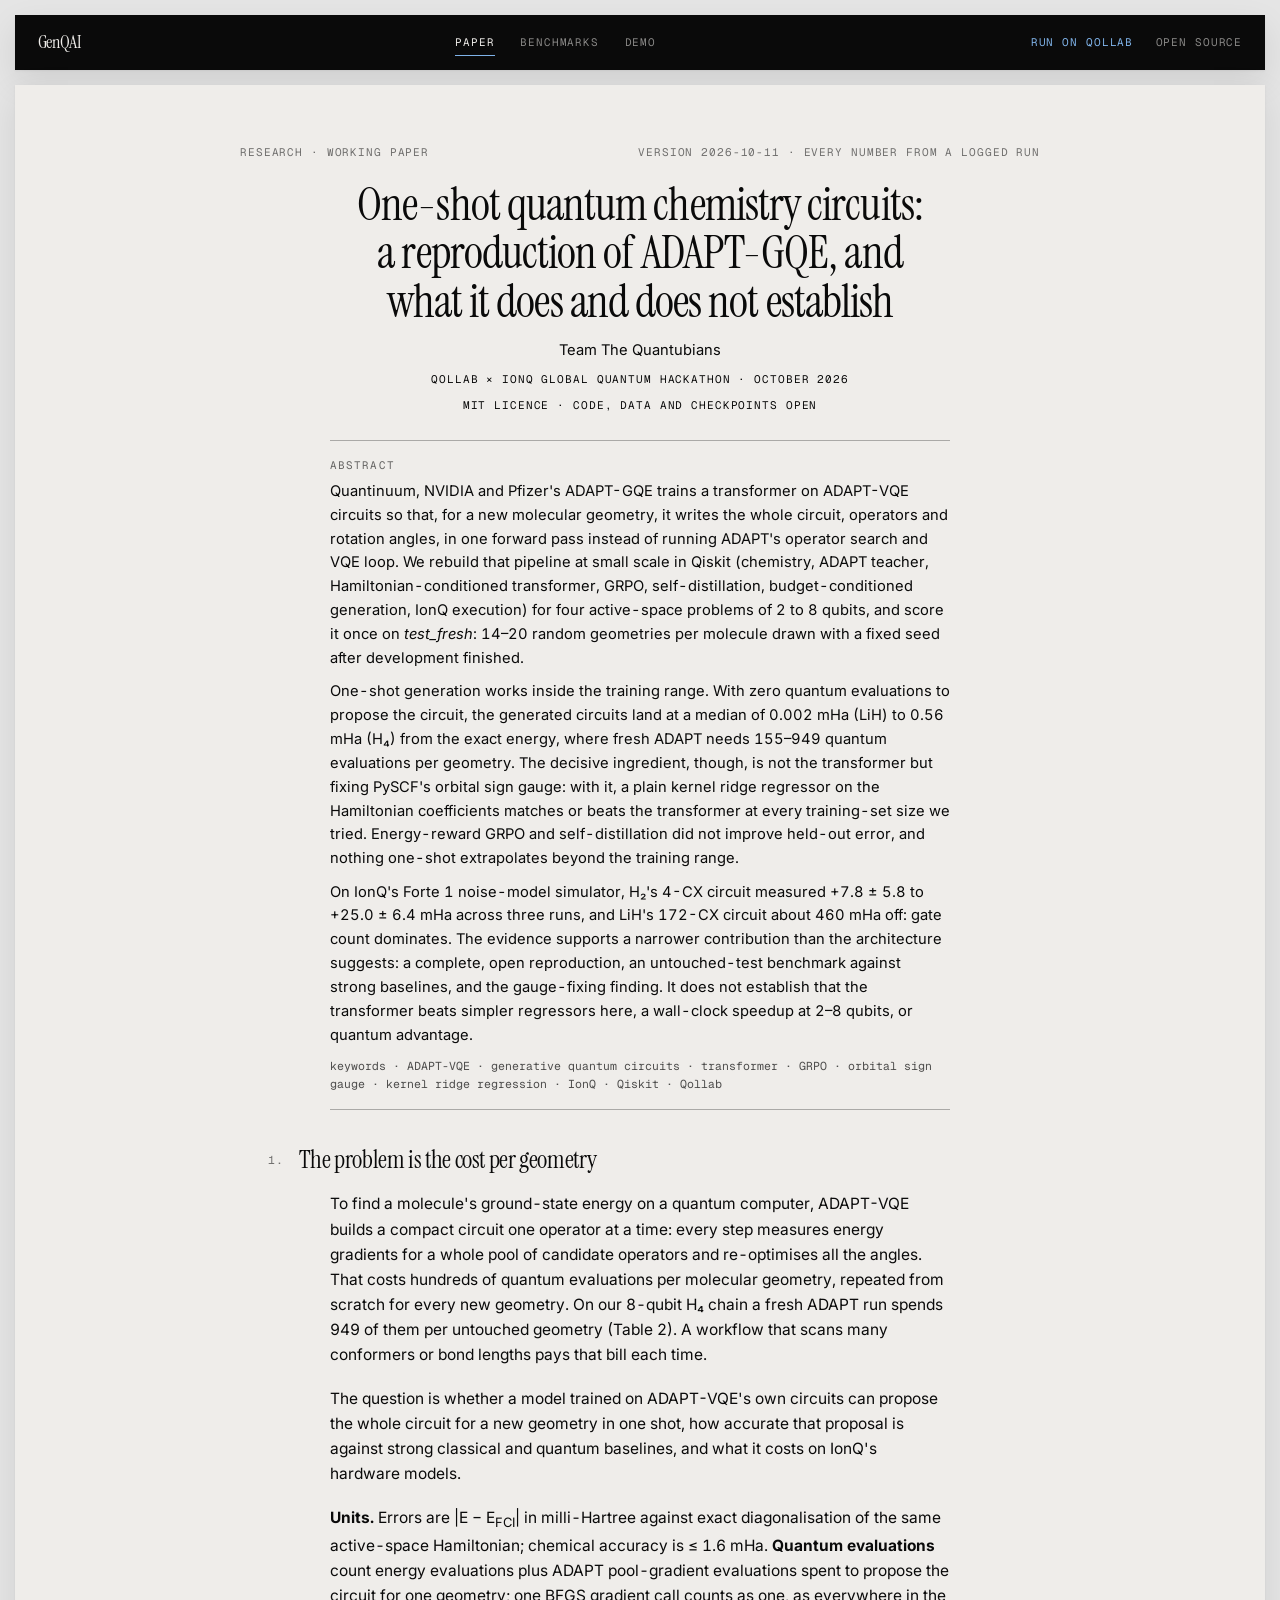
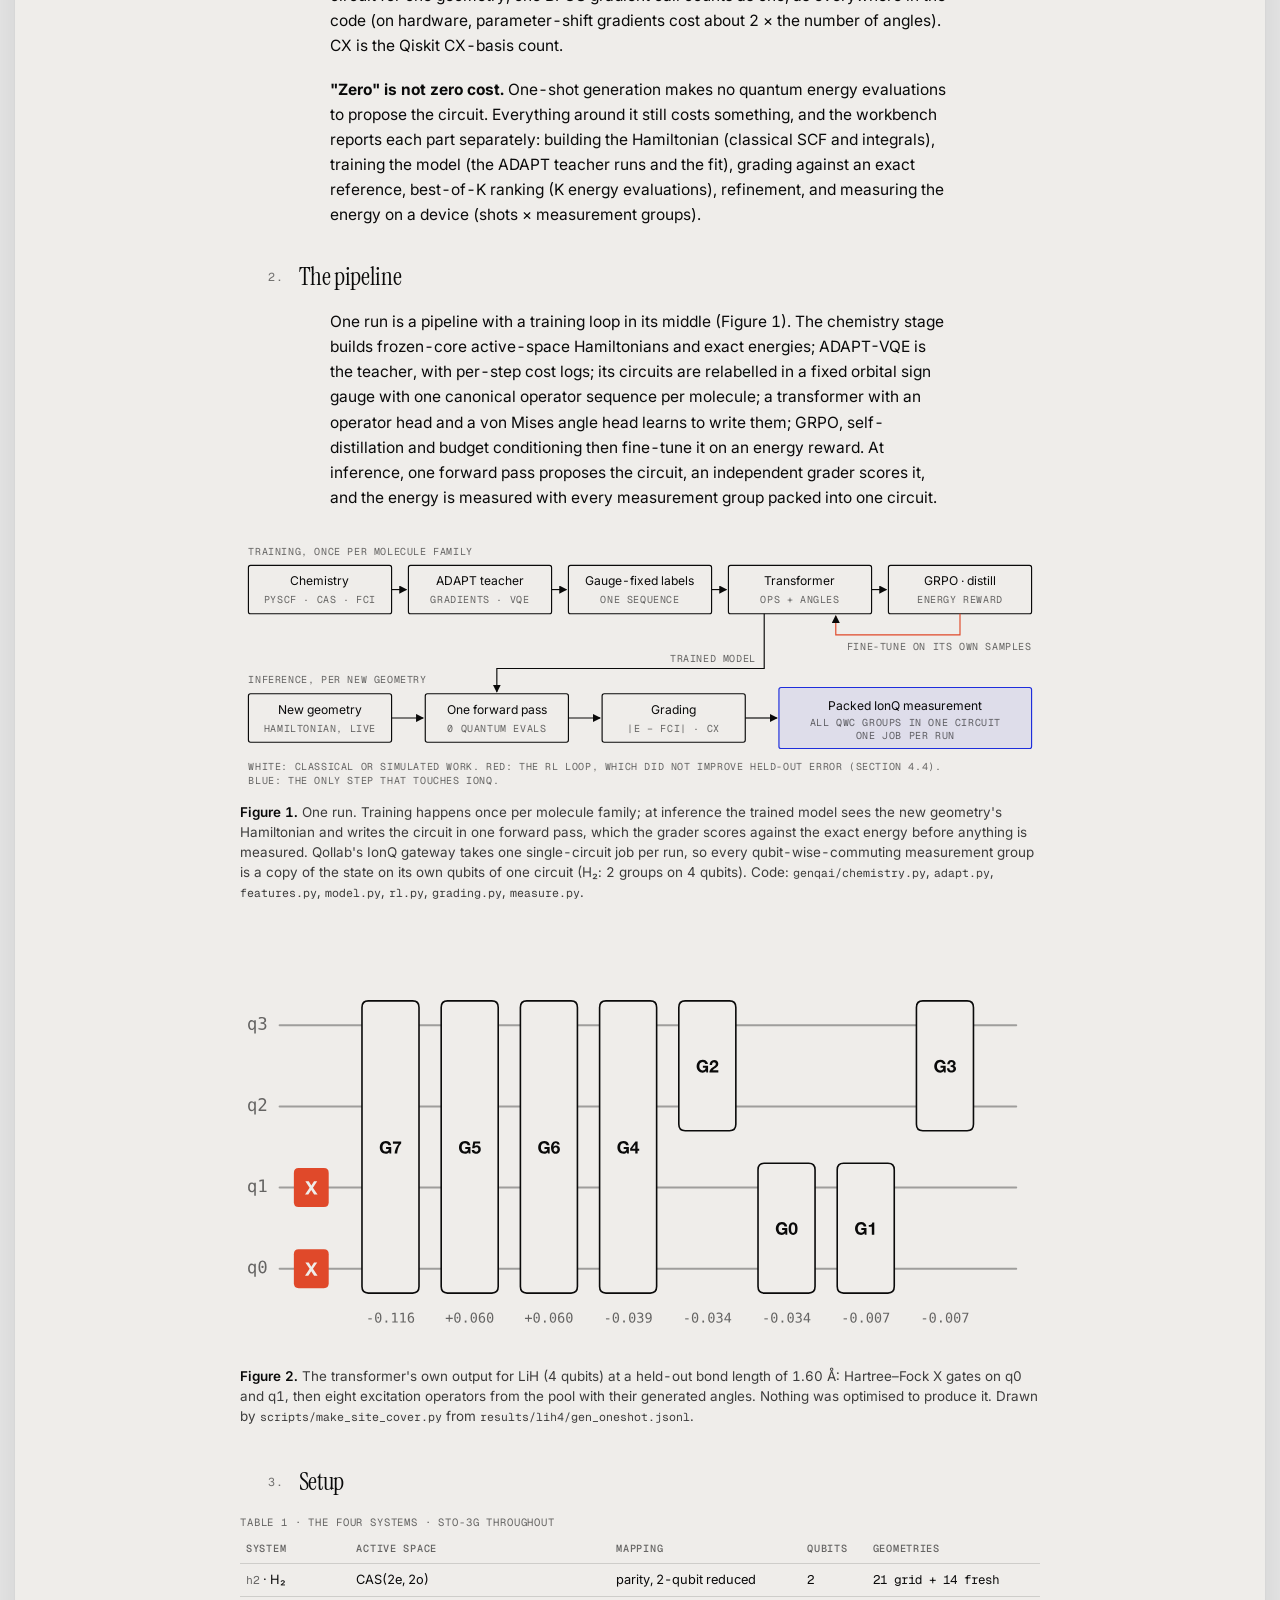
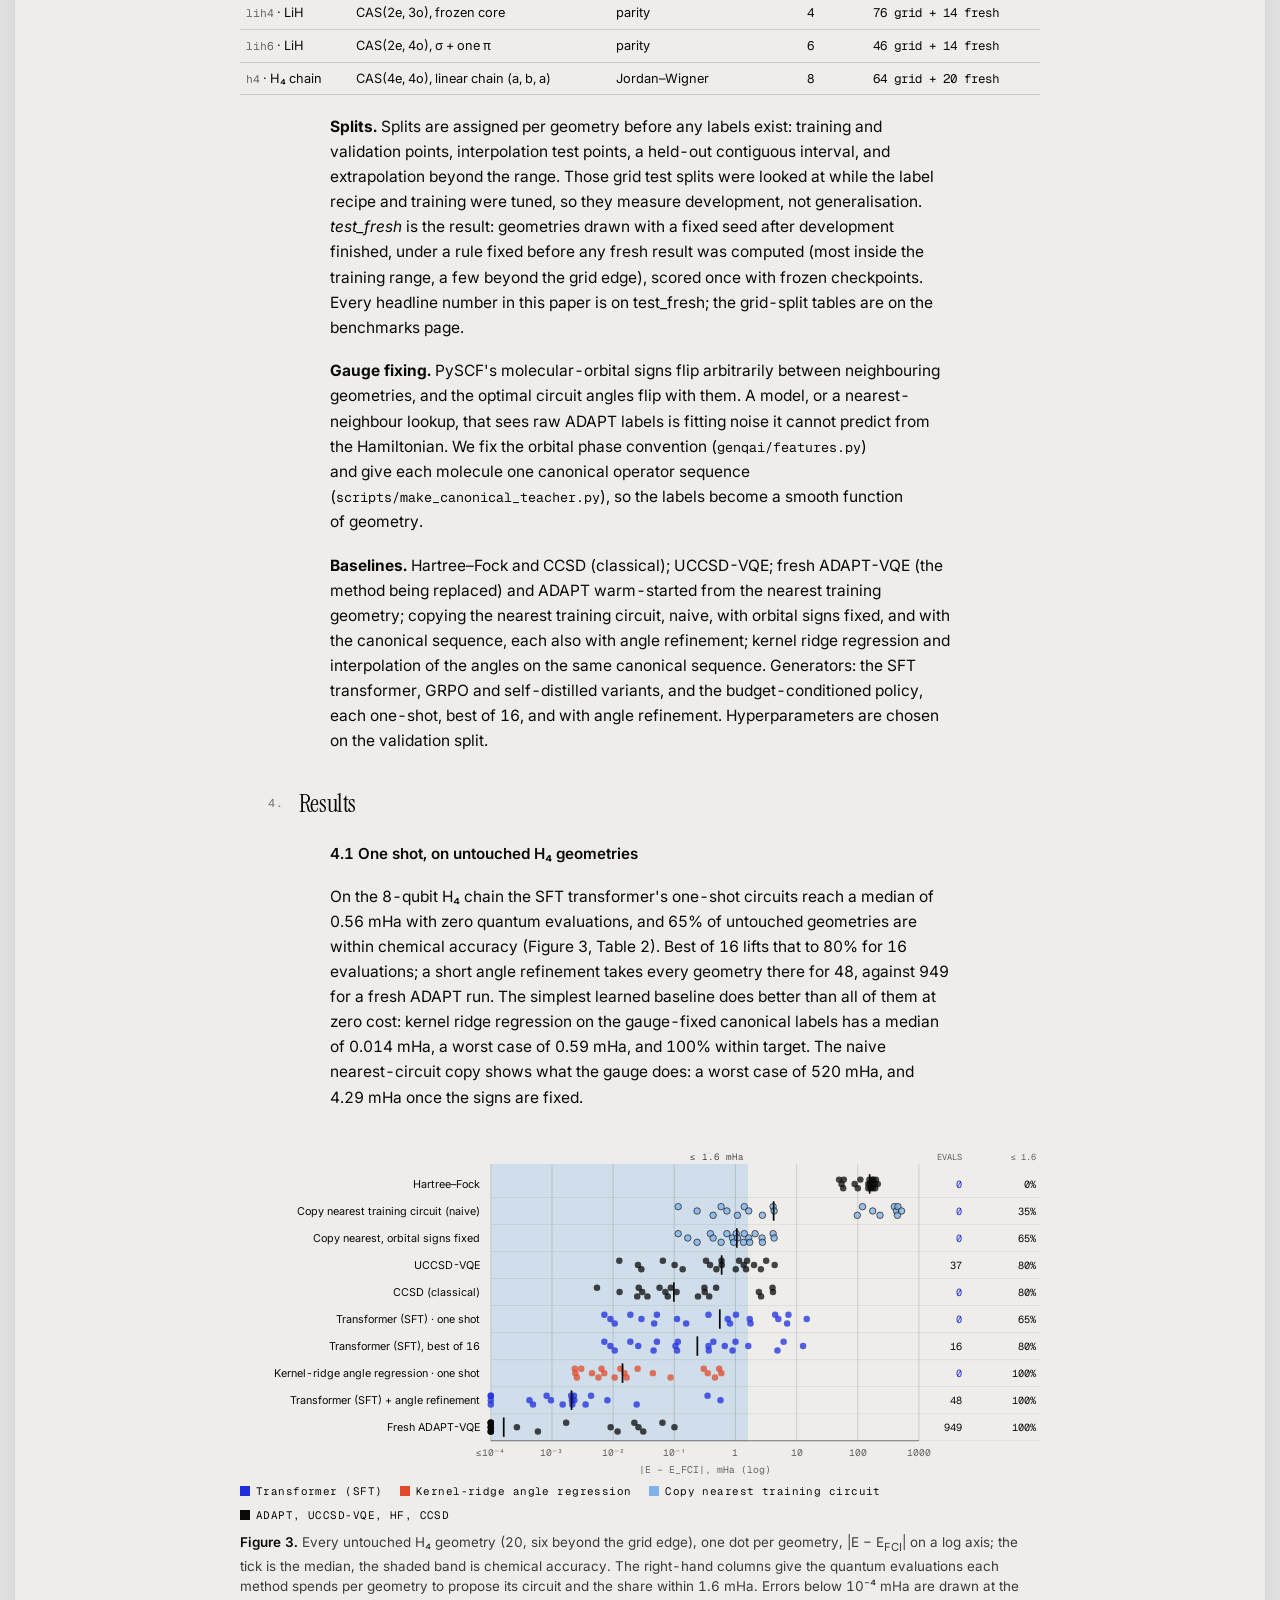
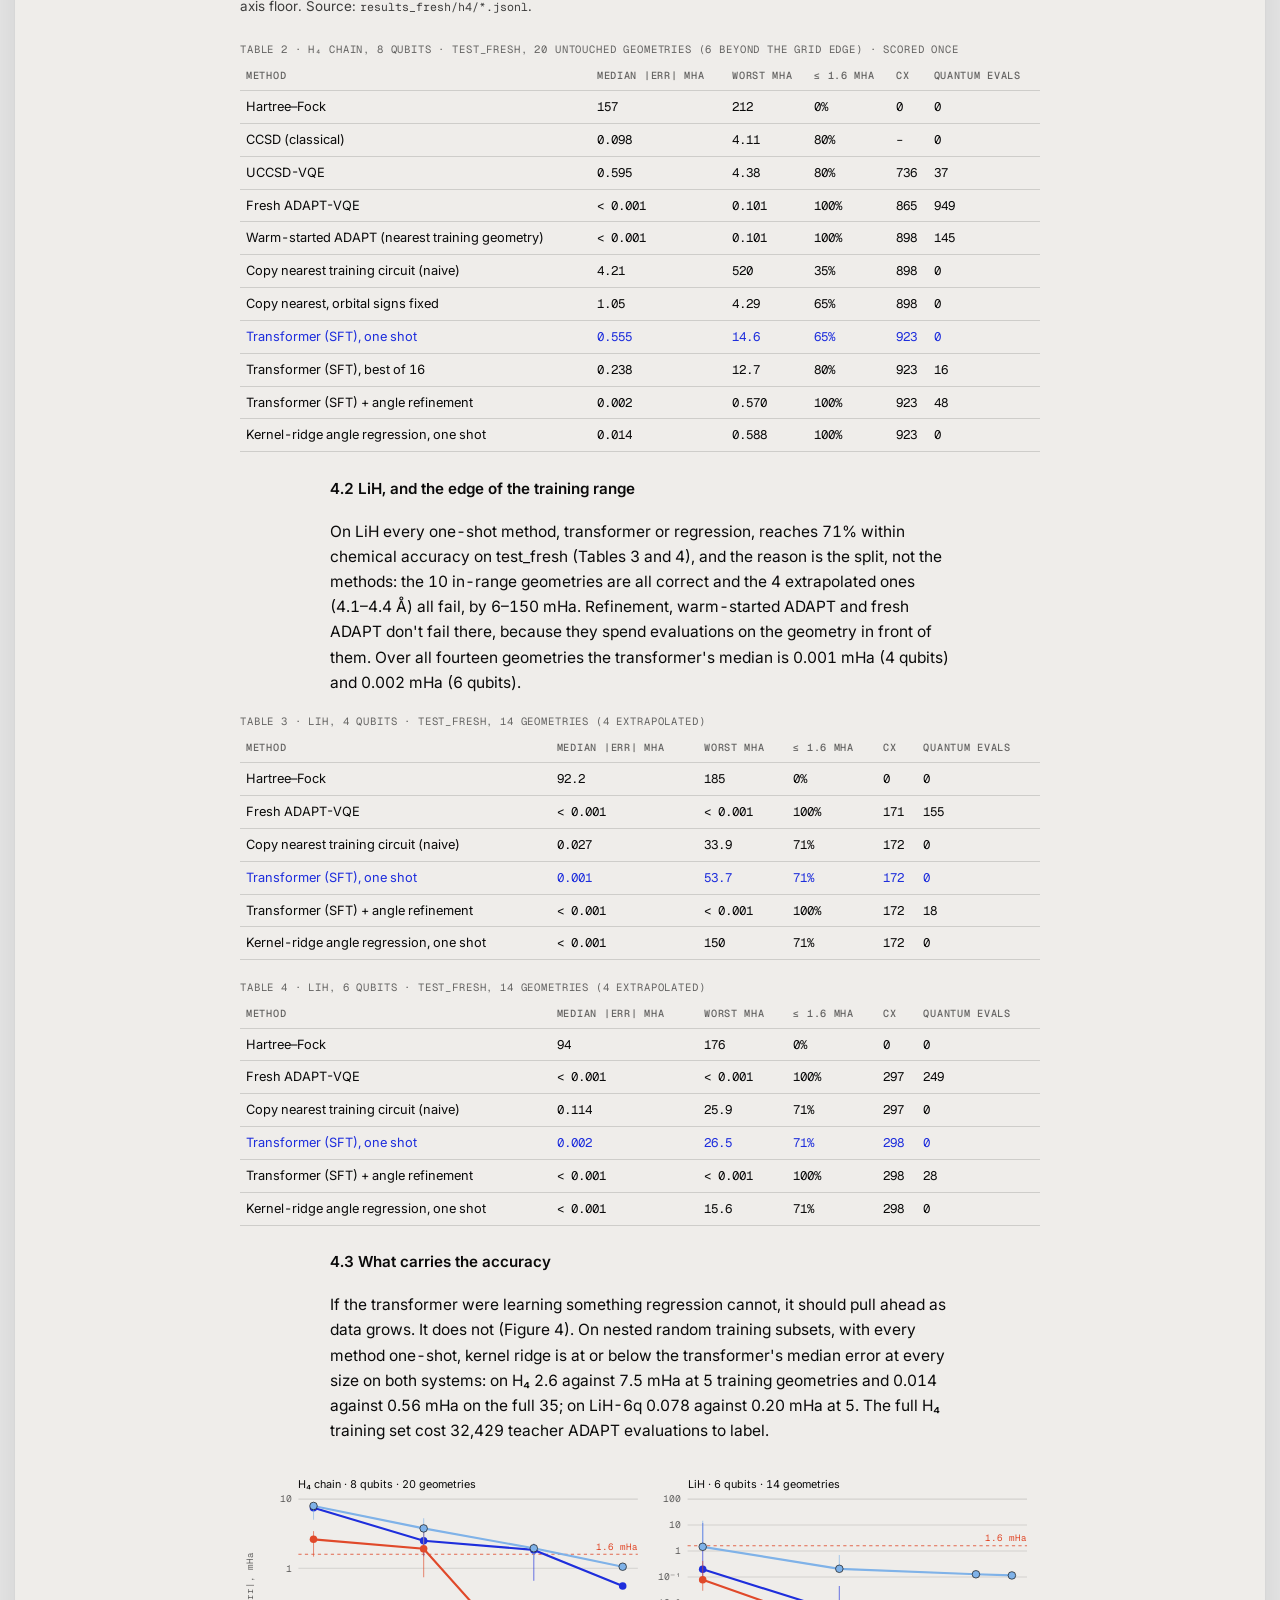
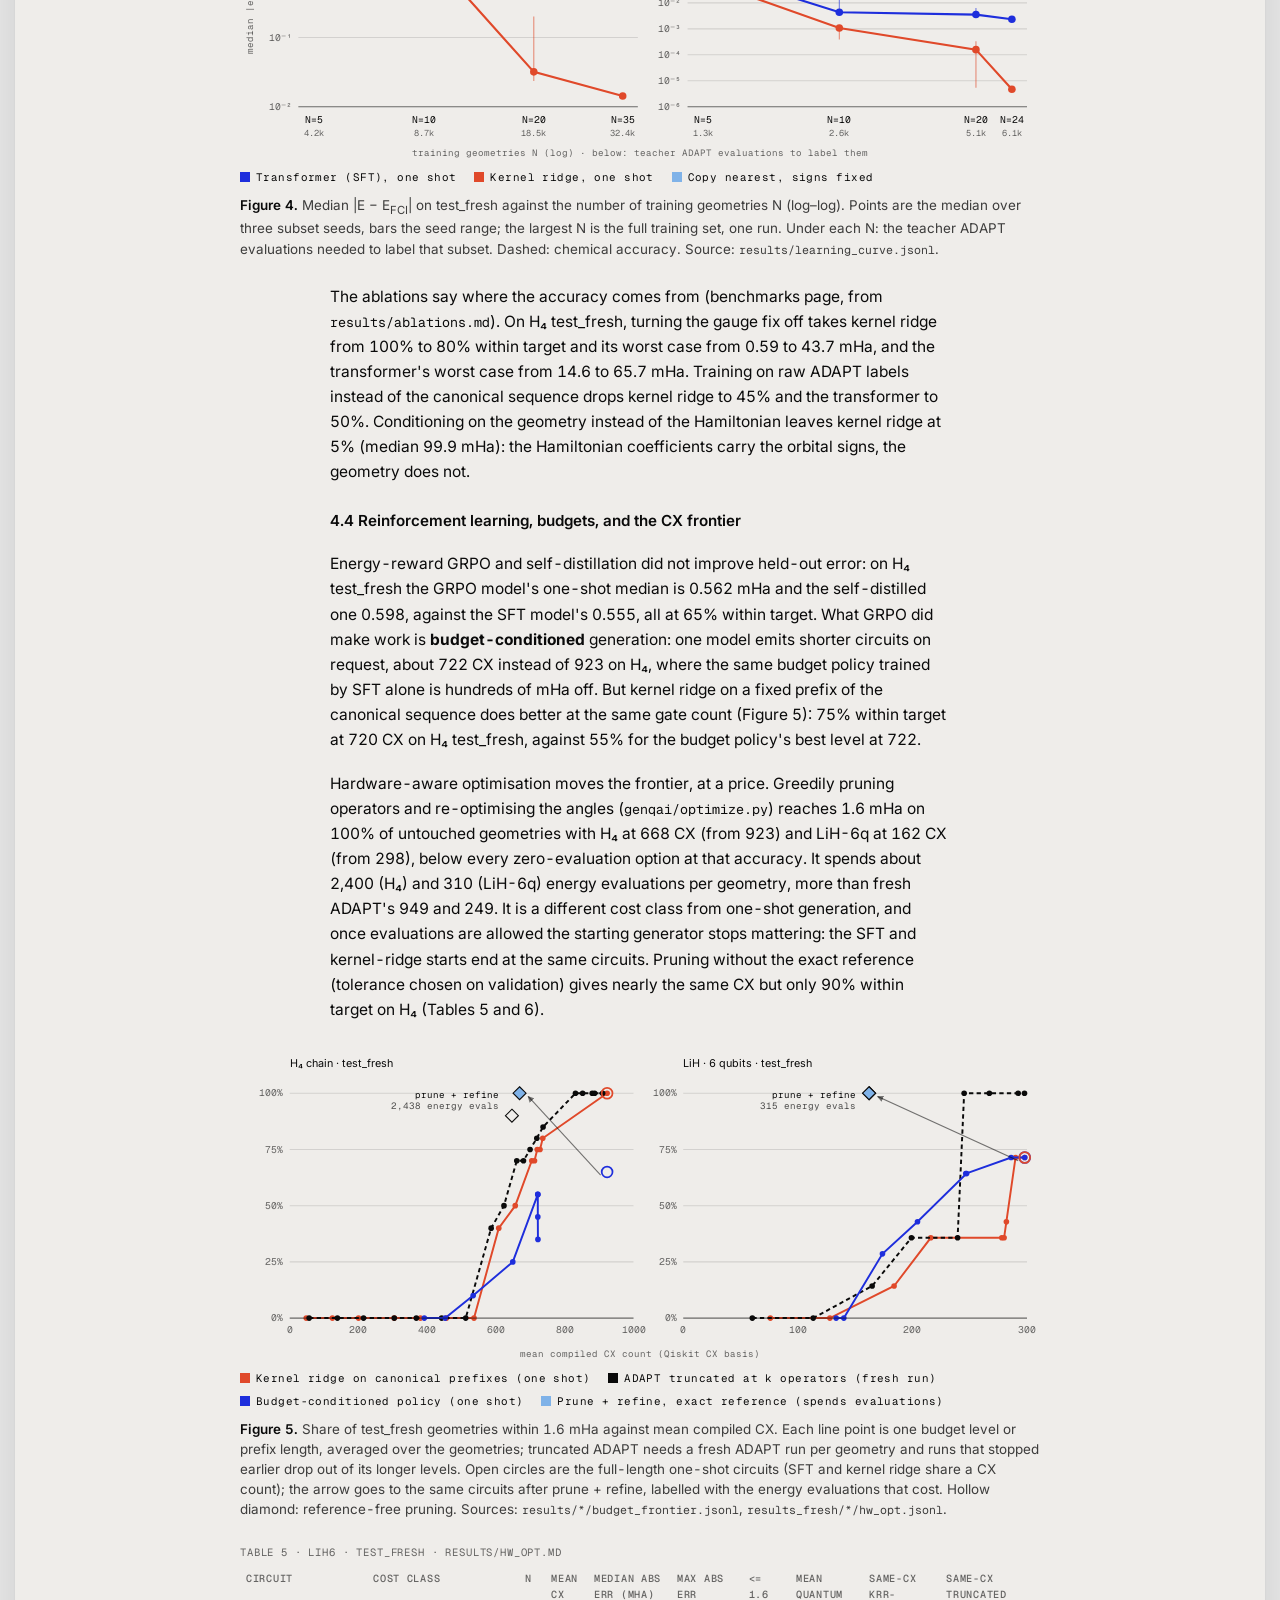
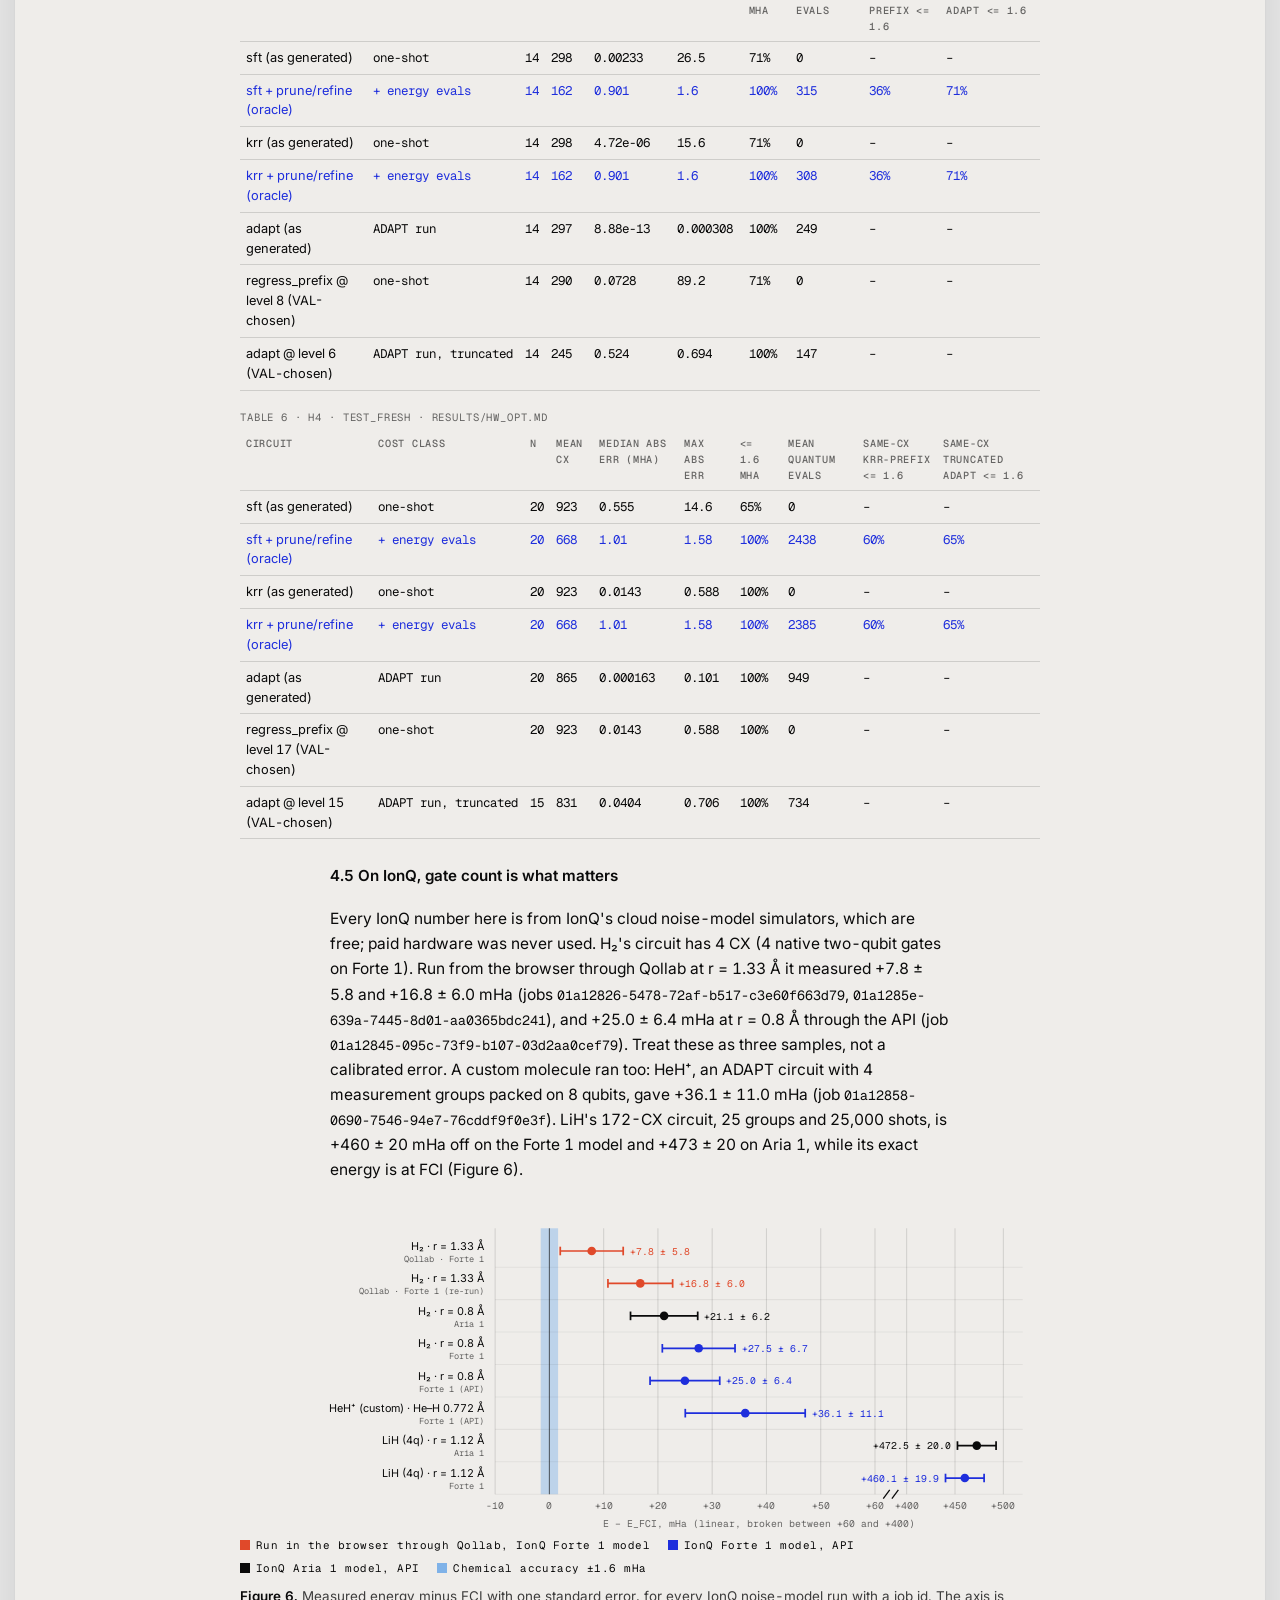
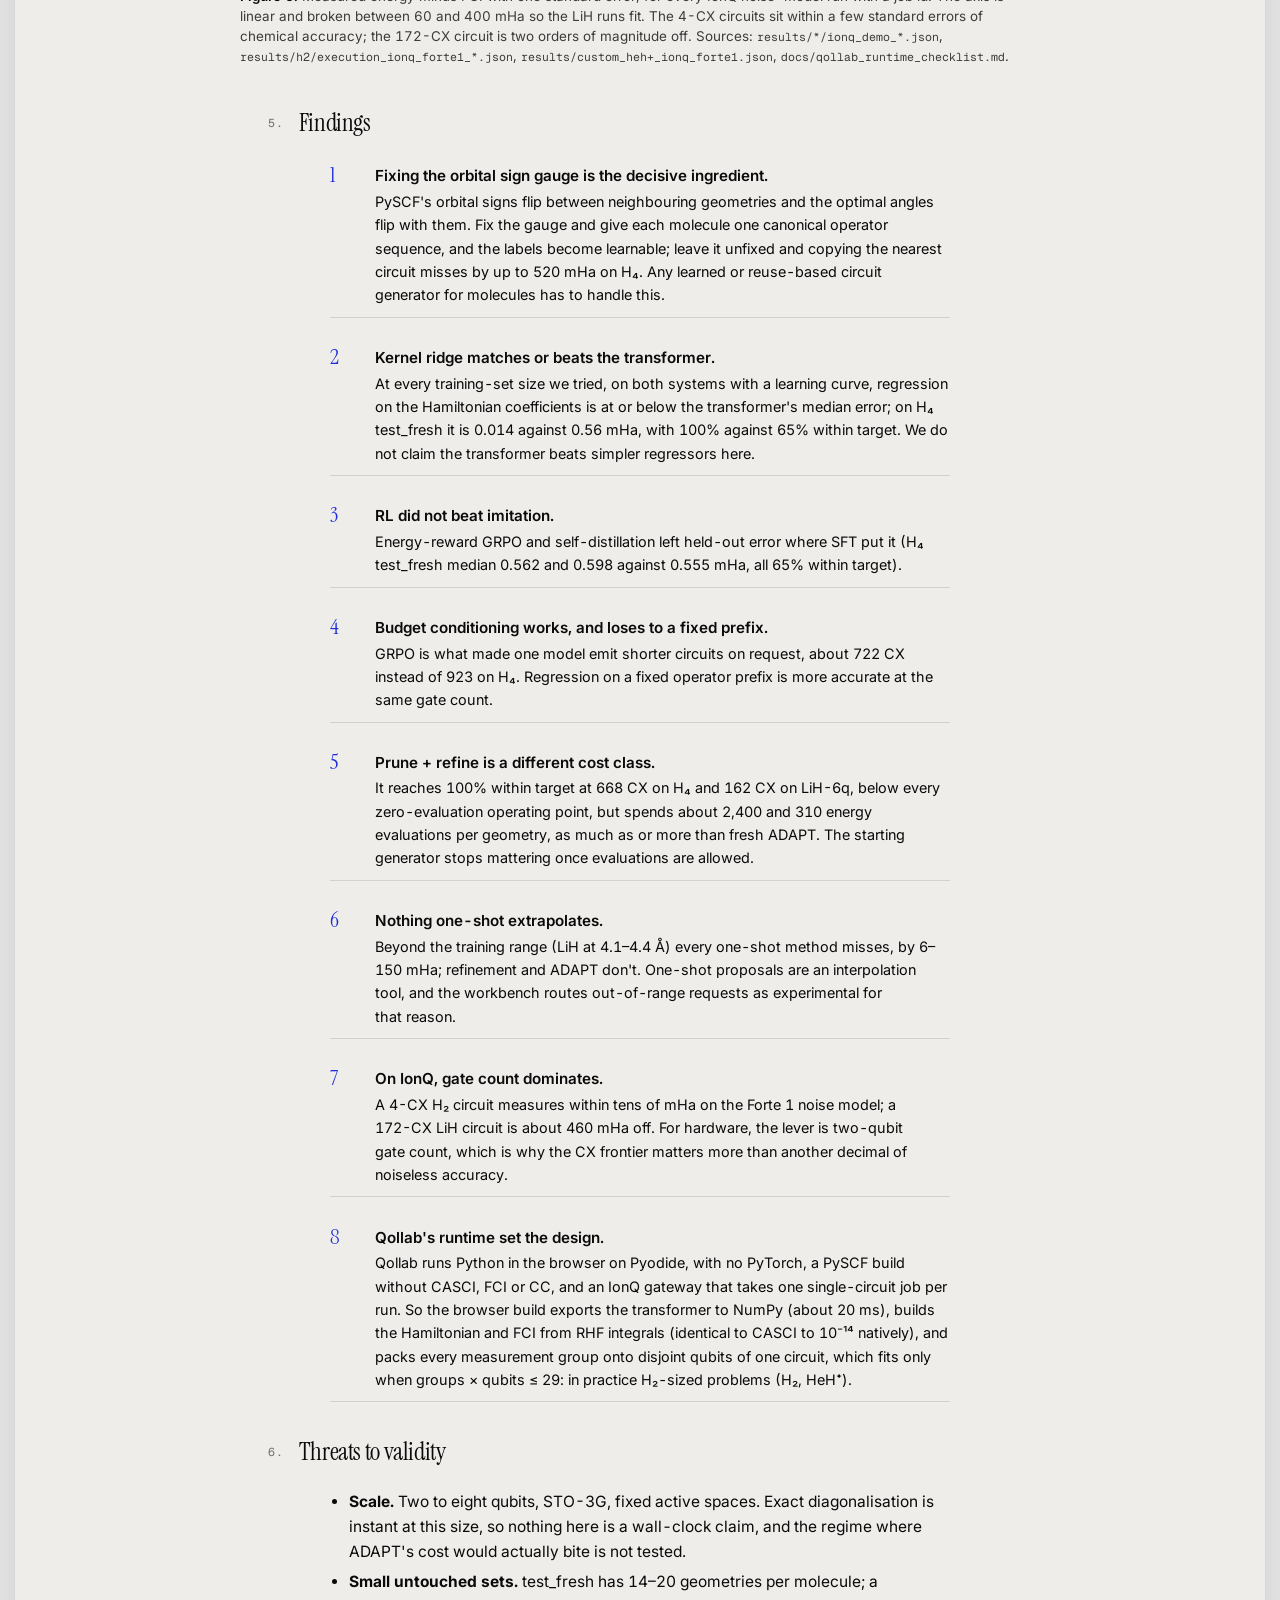
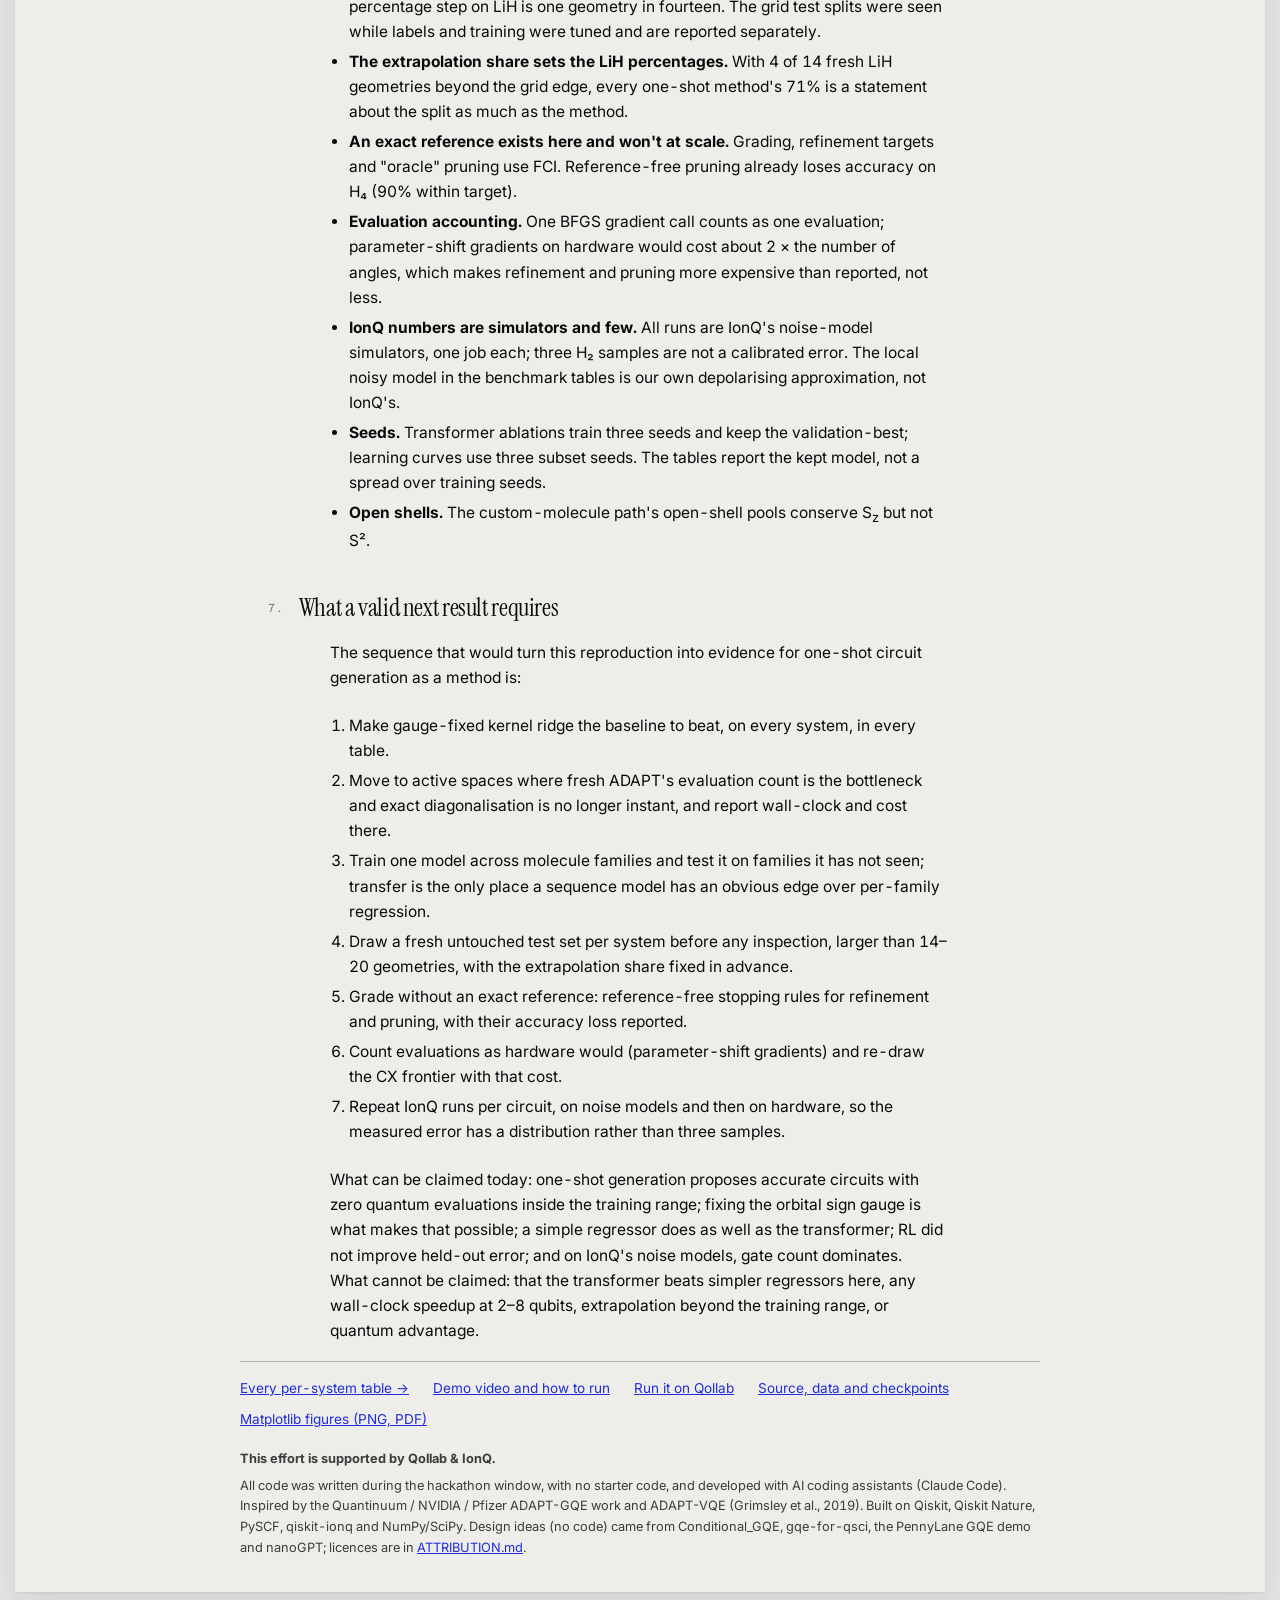
<file: site/index.html>
<!DOCTYPE html>
<html lang="en">
<head>
  <meta charset="UTF-8">
  <meta name="viewport" content="width=device-width, initial-scale=1.0">
  <title>One-shot quantum chemistry circuits — GenQAI</title>
  <meta name="description" content="A reproduction of ADAPT-GQE at small scale: a transformer writes a molecule's whole ground-state circuit in one forward pass. Scored once on untouched geometries against ADAPT-VQE and simple baselines, and run on IonQ's noise-model simulators.">
  <meta property="og:type" content="article">
  <meta property="og:title" content="One-shot quantum chemistry circuits: a reproduction of ADAPT-GQE">
  <meta property="og:description" content="A trained model writes the whole circuit in one forward pass: zero quantum evaluations to propose. What it does and does not establish. Qollab × IonQ Global Quantum Hackathon 2026.">
  <meta property="og:url" content="https://udsy19.github.io/genqai/">
  <meta property="og:image" content="https://udsy19.github.io/genqai/og.png">
  <meta property="og:image:width" content="1600">
  <meta property="og:image:height" content="900">
  <meta property="og:image:alt" content="GenQAI title over the LiH potential-energy curve with one-shot generated points, next to a generated 4-qubit circuit.">
  <meta name="twitter:card" content="summary_large_image">
  <meta name="twitter:image" content="https://udsy19.github.io/genqai/og.png">
  <link rel="icon" href="data:image/svg+xml,%3Csvg xmlns='http://www.w3.org/2000/svg' viewBox='0 0 32 32'%3E%3Crect width='32' height='32' fill='%230a0a0a'/%3E%3Cpath d='M4 11h24M4 21h24' stroke='%23efedea' stroke-opacity='.5' stroke-width='2'/%3E%3Crect x='11' y='6' width='10' height='20' fill='%231e2edc'/%3E%3C/svg%3E">
  <link rel="preconnect" href="https://fonts.googleapis.com">
  <link rel="preconnect" href="https://fonts.gstatic.com" crossorigin>
  <link href="https://fonts.googleapis.com/css2?family=Instrument+Serif:ital@0;1&family=Geist+Mono:wght@400;500&family=Inter:wght@400;500;600&display=swap" rel="stylesheet">
  <link rel="stylesheet" href="styles.css">
</head>
<body>
<a class="skip" href="#main">Skip to the paper</a>
<div class="app">
  <header class="band">
    <a class="wordmark" href="./">GenQAI</a>
    <nav class="band-nav" aria-label="Pages">
      <a href="./" class="band-link on" aria-current="page">Paper</a>
      <a href="benchmarks.html" class="band-link">Benchmarks</a>
      <a href="demo.html" class="band-link">Demo</a>
    </nav>
    <div class="band-right">
      <a class="repo-link meta run" href="https://qollab.xyz/u/udsy/genqai-one-shot-quantum-chemis" target="_blank" rel="noopener noreferrer">Run on Qollab</a>
      <a class="repo-link meta" href="https://github.com/udsy19/genqai" target="_blank" rel="noopener noreferrer">Open source</a>
    </div>
  </header>

  <main class="desk" id="main">
    <div class="sheet"><article class="paper">
      <div class="topline"><span class="meta">RESEARCH · WORKING PAPER</span><span class="meta">VERSION 2026-10-11 · EVERY NUMBER FROM A LOGGED RUN</span></div>

      <div class="titleblock">
        <h1>One-shot quantum chemistry circuits: a reproduction of ADAPT-GQE, and what it does and does not establish</h1>
        <div class="byline">Team The Quantubians</div>
        <span class="meta">Qollab × IonQ Global Quantum Hackathon · October 2026</span>
        <span class="meta">MIT licence · code, data and checkpoints open</span>
      </div>

      <div class="abstract">
        <div class="lead">Abstract</div>
        <p>Quantinuum, NVIDIA and Pfizer's ADAPT-GQE trains a transformer on ADAPT-VQE circuits so that, for a new molecular geometry, it writes the whole circuit, operators and rotation angles, in one forward pass instead of running ADAPT's operator search and VQE loop. We rebuild that pipeline at small scale in Qiskit (chemistry, ADAPT teacher, Hamiltonian-conditioned transformer, GRPO, self-distillation, budget-conditioned generation, IonQ execution) for four active-space problems of 2 to 8 qubits, and score it once on <em>test_fresh</em>: 14–20 random geometries per molecule drawn with a fixed seed after development finished.</p>
        <p>One-shot generation works inside the training range. With zero quantum evaluations to propose the circuit, the generated circuits land at a median of 0.002 mHa (LiH) to 0.56 mHa (H₄) from the exact energy, where fresh ADAPT needs 155–949 quantum evaluations per geometry. The decisive ingredient, though, is not the transformer but fixing PySCF's orbital sign gauge: with it, a plain kernel ridge regressor on the Hamiltonian coefficients matches or beats the transformer at every training-set size we tried. Energy-reward GRPO and self-distillation did not improve held-out error, and nothing one-shot extrapolates beyond the training range.</p>
        <p>On IonQ's Forte 1 noise-model simulator, H₂'s 4-CX circuit measured +7.8 ± 5.8 to +25.0 ± 6.4 mHa across three runs, and LiH's 172-CX circuit about 460 mHa off: gate count dominates. The evidence supports a narrower contribution than the architecture suggests: a complete, open reproduction, an untouched-test benchmark against strong baselines, and the gauge-fixing finding. It does not establish that the transformer beats simpler regressors here, a wall-clock speedup at 2–8 qubits, or quantum advantage.</p>
        <div class="kw">keywords · ADAPT-VQE · generative quantum circuits · transformer · GRPO · orbital sign gauge · kernel ridge regression · IonQ · Qiskit · Qollab</div>
      </div>

      <h2><span class="num">1.</span> The problem is the cost per geometry</h2>
      <p>To find a molecule's ground-state energy on a quantum computer, ADAPT-VQE builds a compact circuit one operator at a time: every step measures energy gradients for a whole pool of candidate operators and re-optimises all the angles. That costs hundreds of quantum evaluations per molecular geometry, repeated from scratch for every new geometry. On our 8-qubit H₄ chain a fresh ADAPT run spends 949 of them per untouched geometry (Table 2). A workflow that scans many conformers or bond lengths pays that bill each time.</p>
      <p>The question is whether a model trained on ADAPT-VQE's own circuits can propose the whole circuit for a new geometry in one shot, how accurate that proposal is against strong classical and quantum baselines, and what it costs on IonQ's hardware models.</p>
      <p><b>Units.</b> Errors are |E − E<sub>FCI</sub>| in milli-Hartree against exact diagonalisation of the same active-space Hamiltonian; chemical accuracy is ≤ 1.6 mHa. <b>Quantum evaluations</b> count energy evaluations plus ADAPT pool-gradient evaluations spent to propose the circuit for one geometry; one BFGS gradient call counts as one, as everywhere in the code (on hardware, parameter-shift gradients cost about 2 × the number of angles). CX is the Qiskit CX-basis count.</p>
      <p><b>"Zero" is not zero cost.</b> One-shot generation makes no quantum energy evaluations to propose the circuit. Everything around it still costs something, and the workbench reports each part separately: building the Hamiltonian (classical SCF and integrals), training the model (the ADAPT teacher runs and the fit), grading against an exact reference, best-of-K ranking (K energy evaluations), refinement, and measuring the energy on a device (shots × measurement groups).</p>

      <h2><span class="num">2.</span> The pipeline</h2>
      <p>One run is a pipeline with a training loop in its middle (Figure 1). The chemistry stage builds frozen-core active-space Hamiltonians and exact energies; ADAPT-VQE is the teacher, with per-step cost logs; its circuits are relabelled in a fixed orbital sign gauge with one canonical operator sequence per molecule; a transformer with an operator head and a von Mises angle head learns to write them; GRPO, self-distillation and budget conditioning then fine-tune it on an energy reward. At inference, one forward pass proposes the circuit, an independent grader scores it, and the energy is measured with every measurement group packed into one circuit.</p>

      <figure class="wide">
        <div class="scroll">
        <svg class="pipeline" viewBox="0 0 760 242" role="img" aria-label="Pipeline: chemistry, ADAPT teacher, gauge-fixed labels, transformer, then a GRPO and distillation loop; at inference a new geometry's Hamiltonian goes through one forward pass, grading, and packed IonQ measurement">
          <defs><marker id="ah" viewBox="0 0 8 8" refX="7" refY="4" markerWidth="7" markerHeight="7" orient="auto"><path d="M0,0 L8,4 L0,8 z" fill="#0a0a0a"/></marker></defs>
          <g>
            <text class="lbl" x="8" y="16">TRAINING, ONCE PER MOLECULE FAMILY</text>
            <rect class="box" x="8" y="26" width="136" height="46" rx="2"/><text x="76" y="45" text-anchor="middle">Chemistry</text><text class="lbl" x="76" y="62" text-anchor="middle">PYSCF · CAS · FCI</text>
            <rect class="box" x="160" y="26" width="136" height="46" rx="2"/><text x="228" y="45" text-anchor="middle">ADAPT teacher</text><text class="lbl" x="228" y="62" text-anchor="middle">GRADIENTS · VQE</text>
            <rect class="box" x="312" y="26" width="136" height="46" rx="2"/><text x="380" y="45" text-anchor="middle">Gauge-fixed labels</text><text class="lbl" x="380" y="62" text-anchor="middle">ONE SEQUENCE</text>
            <rect class="box" x="464" y="26" width="136" height="46" rx="2"/><text x="532" y="45" text-anchor="middle">Transformer</text><text class="lbl" x="532" y="62" text-anchor="middle">OPS + ANGLES</text>
            <rect class="box" x="616" y="26" width="136" height="46" rx="2"/><text x="684" y="45" text-anchor="middle">GRPO · distill</text><text class="lbl" x="684" y="62" text-anchor="middle">ENERGY REWARD</text>
            <path class="arrow" d="M144,49 L158,49"/><path class="arrow" d="M296,49 L310,49"/><path class="arrow" d="M448,49 L462,49"/><path class="arrow" d="M600,49 L614,49"/>
            <path class="arrow loop" d="M684,72 L684,92 L566,92 L566,74"/>
            <text class="lbl" x="752" y="106" text-anchor="end" fill="#e0492a">FINE-TUNE ON ITS OWN SAMPLES</text>
            <path class="arrow" d="M498,72 L498,124 L244,124 L244,146"/>
            <text class="lbl" x="490" y="118" text-anchor="end">TRAINED MODEL</text>
            <text class="lbl" x="8" y="138">INFERENCE, PER NEW GEOMETRY</text>
            <rect class="box" x="8" y="148" width="136" height="46" rx="2"/><text x="76" y="167" text-anchor="middle">New geometry</text><text class="lbl" x="76" y="184" text-anchor="middle">HAMILTONIAN, LIVE</text>
            <rect class="box" x="176" y="148" width="136" height="46" rx="2"/><text x="244" y="167" text-anchor="middle">One forward pass</text><text class="lbl" x="244" y="184" text-anchor="middle">0 QUANTUM EVALS</text>
            <rect class="box" x="344" y="148" width="136" height="46" rx="2"/><text x="412" y="167" text-anchor="middle">Grading</text><text class="lbl" x="412" y="184" text-anchor="middle">|E − FCI| · CX</text>
            <rect class="box gate" x="512" y="142" width="240" height="58" rx="2"/><text x="632" y="163" text-anchor="middle">Packed IonQ measurement</text><text class="lbl" x="632" y="179" text-anchor="middle">ALL QWC GROUPS IN ONE CIRCUIT</text><text class="lbl" x="632" y="191" text-anchor="middle">ONE JOB PER RUN</text>
            <path class="arrow" d="M144,171 L174,171"/><path class="arrow" d="M312,171 L342,171"/><path class="arrow" d="M480,171 L510,171"/>
            <text class="lbl" x="8" y="220">WHITE: CLASSICAL OR SIMULATED WORK. RED: THE RL LOOP, WHICH DID NOT IMPROVE HELD-OUT ERROR (SECTION 4.4).</text>
            <text class="lbl" x="8" y="234">BLUE: THE ONLY STEP THAT TOUCHES IONQ.</text>
          </g>
        </svg>
        </div>
        <figcaption><b>Figure 1.</b> One run. Training happens once per molecule family; at inference the trained model sees the new geometry's Hamiltonian and writes the circuit in one forward pass, which the grader scores against the exact energy before anything is measured. Qollab's IonQ gateway takes one single-circuit job per run, so every qubit-wise-commuting measurement group is a copy of the state on its own qubits of one circuit (H₂: 2 groups on 4 qubits). Code: <code>genqai/chemistry.py</code>, <code>adapt.py</code>, <code>features.py</code>, <code>model.py</code>, <code>rl.py</code>, <code>grading.py</code>, <code>measure.py</code>.</figcaption>
      </figure>

      <figure class="wide">
        <img src="circuit.svg" width="900" height="420" alt="A 4-qubit LiH circuit written by the transformer for a held-out bond length of 1.60 Å: X gates prepare the Hartree–Fock state on q0 and q1, then eight excitation operators G7, G5, G6, G4, G2, G0, G1, G3, each with its generated rotation angle printed below.">
        <figcaption><b>Figure 2.</b> The transformer's own output for LiH (4 qubits) at a held-out bond length of 1.60 Å: Hartree–Fock X gates on q0 and q1, then eight excitation operators from the pool with their generated angles. Nothing was optimised to produce it. Drawn by <code>scripts/make_site_cover.py</code> from <code>results/lih4/gen_oneshot.jsonl</code>.</figcaption>
      </figure>

      <h2><span class="num">3.</span> Setup</h2>
      <div class="scroll wide" role="region" tabindex="0" aria-label="Table 1, the four systems">
        <div class="tcap">Table 1 · the four systems · STO-3G throughout</div>
        <table class="bench">
          <thead><tr><th scope="col">System</th><th scope="col">Active space</th><th scope="col">Mapping</th><th scope="col">Qubits</th><th scope="col">Geometries</th></tr></thead>
          <tbody>
            <tr><td><code>h2</code> · H₂</td><td>CAS(2e, 2o)</td><td>parity, 2-qubit reduced</td><td class="n">2</td><td class="n">21 grid + 14 fresh</td></tr>
            <tr><td><code>lih4</code> · LiH</td><td>CAS(2e, 3o), frozen core</td><td>parity</td><td class="n">4</td><td class="n">76 grid + 14 fresh</td></tr>
            <tr><td><code>lih6</code> · LiH</td><td>CAS(2e, 4o), σ + one π</td><td>parity</td><td class="n">6</td><td class="n">46 grid + 14 fresh</td></tr>
            <tr><td><code>h4</code> · H₄ chain</td><td>CAS(4e, 4o), linear chain (a, b, a)</td><td>Jordan–Wigner</td><td class="n">8</td><td class="n">64 grid + 20 fresh</td></tr>
          </tbody>
        </table>
      </div>
      <p><b>Splits.</b> Splits are assigned per geometry before any labels exist: training and validation points, interpolation test points, a held-out contiguous interval, and extrapolation beyond the range. Those grid test splits were looked at while the label recipe and training were tuned, so they measure development, not generalisation. <em>test_fresh</em> is the result: geometries drawn with a fixed seed after development finished, under a rule fixed before any fresh result was computed (most inside the training range, a few beyond the grid edge), scored once with frozen checkpoints. Every headline number in this paper is on test_fresh; the grid-split tables are on the benchmarks page.</p>
      <p><b>Gauge fixing.</b> PySCF's molecular-orbital signs flip arbitrarily between neighbouring geometries, and the optimal circuit angles flip with them. A model, or a nearest-neighbour lookup, that sees raw ADAPT labels is fitting noise it cannot predict from the Hamiltonian. We fix the orbital phase convention (<code>genqai/features.py</code>) and give each molecule one canonical operator sequence (<code>scripts/make_canonical_teacher.py</code>), so the labels become a smooth function of geometry.</p>
      <p><b>Baselines.</b> Hartree–Fock and CCSD (classical); UCCSD-VQE; fresh ADAPT-VQE (the method being replaced) and ADAPT warm-started from the nearest training geometry; copying the nearest training circuit, naive, with orbital signs fixed, and with the canonical sequence, each also with angle refinement; kernel ridge regression and interpolation of the angles on the same canonical sequence. Generators: the SFT transformer, GRPO and self-distilled variants, and the budget-conditioned policy, each one-shot, best of 16, and with angle refinement. Hyperparameters are chosen on the validation split.</p>

      <h2><span class="num">4.</span> Results</h2>
      <h3>4.1 One shot, on untouched H₄ geometries</h3>
      <p>On the 8-qubit H₄ chain the SFT transformer's one-shot circuits reach a median of 0.56 mHa with zero quantum evaluations, and 65% of untouched geometries are within chemical accuracy (Figure 3, Table 2). Best of 16 lifts that to 80% for 16 evaluations; a short angle refinement takes every geometry there for 48, against 949 for a fresh ADAPT run. The simplest learned baseline does better than all of them at zero cost: kernel ridge regression on the gauge-fixed canonical labels has a median of 0.014 mHa, a worst case of 0.59 mHa, and 100% within target. The naive nearest-circuit copy shows what the gauge does: a worst case of 520 mHa, and 4.29 mHa once the signs are fixed.</p>

      <figure class="wide">
        <div class="scroll"><div id="fig-strip" class="chart"></div></div>
        <div class="legend"><span style="--c:#1e2edc">Transformer (SFT)</span><span style="--c:#e0492a">Kernel-ridge angle regression</span><span style="--c:#7fb2e8">Copy nearest training circuit</span><span style="--c:#0a0a0a">ADAPT, UCCSD-VQE, HF, CCSD</span></div>
        <figcaption><b>Figure 3.</b> Every untouched H₄ geometry (20, six beyond the grid edge), one dot per geometry, |E − E<sub>FCI</sub>| on a log axis; the tick is the median, the shaded band is chemical accuracy. The right-hand columns give the quantum evaluations each method spends per geometry to propose its circuit and the share within 1.6 mHa. Errors below 10⁻⁴ mHa are drawn at the axis floor. Source: <code>results_fresh/h4/*.jsonl</code>.</figcaption>
      </figure>

      <!-- gen:h4 -->
<div class="scroll wide" role="region" tabindex="0" aria-label="Table 2 · H₄ chain, 8 qubits · test_fresh, 20 untouched geometries (6 beyond the grid edge) · scored once"><div class="tcap">Table 2 · H₄ chain, 8 qubits · test_fresh, 20 untouched geometries (6 beyond the grid edge) · scored once</div>
<table class="bench">
<thead><tr><th scope="col">Method</th><th scope="col">Median |err| mHa</th><th scope="col">Worst mHa</th><th scope="col">≤ 1.6 mHa</th><th scope="col">CX</th><th scope="col">Quantum evals</th></tr></thead>
<tbody>
<tr><td>Hartree–Fock</td><td class="n">157</td><td class="n">212</td><td class="n">0%</td><td class="n">0</td><td class="n">0</td></tr>
<tr><td>CCSD (classical)</td><td class="n">0.098</td><td class="n">4.11</td><td class="n">80%</td><td class="n">–</td><td class="n">0</td></tr>
<tr><td>UCCSD-VQE</td><td class="n">0.595</td><td class="n">4.38</td><td class="n">80%</td><td class="n">736</td><td class="n">37</td></tr>
<tr><td>Fresh ADAPT-VQE</td><td class="n">&lt; 0.001</td><td class="n">0.101</td><td class="n">100%</td><td class="n">865</td><td class="n">949</td></tr>
<tr><td>Warm-started ADAPT (nearest training geometry)</td><td class="n">&lt; 0.001</td><td class="n">0.101</td><td class="n">100%</td><td class="n">898</td><td class="n">145</td></tr>
<tr><td>Copy nearest training circuit (naive)</td><td class="n">4.21</td><td class="n">520</td><td class="n">35%</td><td class="n">898</td><td class="n">0</td></tr>
<tr><td>Copy nearest, orbital signs fixed</td><td class="n">1.05</td><td class="n">4.29</td><td class="n">65%</td><td class="n">898</td><td class="n">0</td></tr>
<tr class="ours"><td>Transformer (SFT), one shot</td><td class="n">0.555</td><td class="n">14.6</td><td class="n">65%</td><td class="n">923</td><td class="n">0</td></tr>
<tr><td>Transformer (SFT), best of 16</td><td class="n">0.238</td><td class="n">12.7</td><td class="n">80%</td><td class="n">923</td><td class="n">16</td></tr>
<tr><td>Transformer (SFT) + angle refinement</td><td class="n">0.002</td><td class="n">0.570</td><td class="n">100%</td><td class="n">923</td><td class="n">48</td></tr>
<tr><td>Kernel-ridge angle regression, one shot</td><td class="n">0.014</td><td class="n">0.588</td><td class="n">100%</td><td class="n">923</td><td class="n">0</td></tr>
</tbody>
</table></div>
<!-- /gen:h4 -->

      <h3>4.2 LiH, and the edge of the training range</h3>
      <p>On LiH every one-shot method, transformer or regression, reaches 71% within chemical accuracy on test_fresh (Tables 3 and 4), and the reason is the split, not the methods: the 10 in-range geometries are all correct and the 4 extrapolated ones (4.1–4.4 Å) all fail, by 6–150 mHa. Refinement, warm-started ADAPT and fresh ADAPT don't fail there, because they spend evaluations on the geometry in front of them. Over all fourteen geometries the transformer's median is 0.001 mHa (4 qubits) and 0.002 mHa (6 qubits).</p>
      <!-- gen:lih -->
<div class="scroll wide" role="region" tabindex="0" aria-label="Table 3 · LiH, 4 qubits · test_fresh, 14 geometries (4 extrapolated)"><div class="tcap">Table 3 · LiH, 4 qubits · test_fresh, 14 geometries (4 extrapolated)</div>
<table class="bench">
<thead><tr><th scope="col">Method</th><th scope="col">Median |err| mHa</th><th scope="col">Worst mHa</th><th scope="col">≤ 1.6 mHa</th><th scope="col">CX</th><th scope="col">Quantum evals</th></tr></thead>
<tbody>
<tr><td>Hartree–Fock</td><td class="n">92.2</td><td class="n">185</td><td class="n">0%</td><td class="n">0</td><td class="n">0</td></tr>
<tr><td>Fresh ADAPT-VQE</td><td class="n">&lt; 0.001</td><td class="n">&lt; 0.001</td><td class="n">100%</td><td class="n">171</td><td class="n">155</td></tr>
<tr><td>Copy nearest training circuit (naive)</td><td class="n">0.027</td><td class="n">33.9</td><td class="n">71%</td><td class="n">172</td><td class="n">0</td></tr>
<tr class="ours"><td>Transformer (SFT), one shot</td><td class="n">0.001</td><td class="n">53.7</td><td class="n">71%</td><td class="n">172</td><td class="n">0</td></tr>
<tr><td>Transformer (SFT) + angle refinement</td><td class="n">&lt; 0.001</td><td class="n">&lt; 0.001</td><td class="n">100%</td><td class="n">172</td><td class="n">18</td></tr>
<tr><td>Kernel-ridge angle regression, one shot</td><td class="n">&lt; 0.001</td><td class="n">150</td><td class="n">71%</td><td class="n">172</td><td class="n">0</td></tr>
</tbody>
</table></div>
<div class="scroll wide" role="region" tabindex="0" aria-label="Table 4 · LiH, 6 qubits · test_fresh, 14 geometries (4 extrapolated)"><div class="tcap">Table 4 · LiH, 6 qubits · test_fresh, 14 geometries (4 extrapolated)</div>
<table class="bench">
<thead><tr><th scope="col">Method</th><th scope="col">Median |err| mHa</th><th scope="col">Worst mHa</th><th scope="col">≤ 1.6 mHa</th><th scope="col">CX</th><th scope="col">Quantum evals</th></tr></thead>
<tbody>
<tr><td>Hartree–Fock</td><td class="n">94</td><td class="n">176</td><td class="n">0%</td><td class="n">0</td><td class="n">0</td></tr>
<tr><td>Fresh ADAPT-VQE</td><td class="n">&lt; 0.001</td><td class="n">&lt; 0.001</td><td class="n">100%</td><td class="n">297</td><td class="n">249</td></tr>
<tr><td>Copy nearest training circuit (naive)</td><td class="n">0.114</td><td class="n">25.9</td><td class="n">71%</td><td class="n">297</td><td class="n">0</td></tr>
<tr class="ours"><td>Transformer (SFT), one shot</td><td class="n">0.002</td><td class="n">26.5</td><td class="n">71%</td><td class="n">298</td><td class="n">0</td></tr>
<tr><td>Transformer (SFT) + angle refinement</td><td class="n">&lt; 0.001</td><td class="n">&lt; 0.001</td><td class="n">100%</td><td class="n">298</td><td class="n">28</td></tr>
<tr><td>Kernel-ridge angle regression, one shot</td><td class="n">&lt; 0.001</td><td class="n">15.6</td><td class="n">71%</td><td class="n">298</td><td class="n">0</td></tr>
</tbody>
</table></div>
<!-- /gen:lih -->

      <h3>4.3 What carries the accuracy</h3>
      <p>If the transformer were learning something regression cannot, it should pull ahead as data grows. It does not (Figure 4). On nested random training subsets, with every method one-shot, kernel ridge is at or below the transformer's median error at every size on both systems: on H₄ 2.6 against 7.5 mHa at 5 training geometries and 0.014 against 0.56 mHa on the full 35; on LiH-6q 0.078 against 0.20 mHa at 5. The full H₄ training set cost 32,429 teacher ADAPT evaluations to label.</p>
      <figure class="wide">
        <div class="scroll"><div id="fig-learn" class="chart"></div></div>
        <div class="legend"><span style="--c:#1e2edc">Transformer (SFT), one shot</span><span style="--c:#e0492a">Kernel ridge, one shot</span><span style="--c:#7fb2e8">Copy nearest, signs fixed</span></div>
        <figcaption><b>Figure 4.</b> Median |E − E<sub>FCI</sub>| on test_fresh against the number of training geometries N (log–log). Points are the median over three subset seeds, bars the seed range; the largest N is the full training set, one run. Under each N: the teacher ADAPT evaluations needed to label that subset. Dashed: chemical accuracy. Source: <code>results/learning_curve.jsonl</code>.</figcaption>
      </figure>
      <p>The ablations say where the accuracy comes from (benchmarks page, from <code>results/ablations.md</code>). On H₄ test_fresh, turning the gauge fix off takes kernel ridge from 100% to 80% within target and its worst case from 0.59 to 43.7 mHa, and the transformer's worst case from 14.6 to 65.7 mHa. Training on raw ADAPT labels instead of the canonical sequence drops kernel ridge to 45% and the transformer to 50%. Conditioning on the geometry instead of the Hamiltonian leaves kernel ridge at 5% (median 99.9 mHa): the Hamiltonian coefficients carry the orbital signs, the geometry does not.</p>

      <h3>4.4 Reinforcement learning, budgets, and the CX frontier</h3>
      <p>Energy-reward GRPO and self-distillation did not improve held-out error: on H₄ test_fresh the GRPO model's one-shot median is 0.562 mHa and the self-distilled one 0.598, against the SFT model's 0.555, all at 65% within target. What GRPO did make work is <b>budget-conditioned</b> generation: one model emits shorter circuits on request, about 722 CX instead of 923 on H₄, where the same budget policy trained by SFT alone is hundreds of mHa off. But kernel ridge on a fixed prefix of the canonical sequence does better at the same gate count (Figure 5): 75% within target at 720 CX on H₄ test_fresh, against 55% for the budget policy's best level at 722.</p>
      <p>Hardware-aware optimisation moves the frontier, at a price. Greedily pruning operators and re-optimising the angles (<code>genqai/optimize.py</code>) reaches 1.6 mHa on 100% of untouched geometries with H₄ at 668 CX (from 923) and LiH-6q at 162 CX (from 298), below every zero-evaluation option at that accuracy. It spends about 2,400 (H₄) and 310 (LiH-6q) energy evaluations per geometry, more than fresh ADAPT's 949 and 249. It is a different cost class from one-shot generation, and once evaluations are allowed the starting generator stops mattering: the SFT and kernel-ridge starts end at the same circuits. Pruning without the exact reference (tolerance chosen on validation) gives nearly the same CX but only 90% within target on H₄ (Tables 5 and 6).</p>
      <figure class="wide">
        <div class="scroll"><div id="fig-front" class="chart"></div></div>
        <div class="legend"><span style="--c:#e0492a">Kernel ridge on canonical prefixes (one shot)</span><span style="--c:#0a0a0a">ADAPT truncated at k operators (fresh run)</span><span style="--c:#1e2edc">Budget-conditioned policy (one shot)</span><span style="--c:#7fb2e8">Prune + refine, exact reference (spends evaluations)</span></div>
        <figcaption><b>Figure 5.</b> Share of test_fresh geometries within 1.6 mHa against mean compiled CX. Each line point is one budget level or prefix length, averaged over the geometries; truncated ADAPT needs a fresh ADAPT run per geometry and runs that stopped earlier drop out of its longer levels. Open circles are the full-length one-shot circuits (SFT and kernel ridge share a CX count); the arrow goes to the same circuits after prune + refine, labelled with the energy evaluations that cost. Hollow diamond: reference-free pruning. Sources: <code>results/*/budget_frontier.jsonl</code>, <code>results_fresh/*/hw_opt.jsonl</code>.</figcaption>
      </figure>
      <!-- gen:hw -->
<div class="scroll wide" role="region" tabindex="0" aria-label="Table 5 · lih6 · test_fresh · results/hw_opt.md"><div class="tcap">Table 5 · lih6 · test_fresh · results/hw_opt.md</div>
<table class="bench many">
<thead><tr><th scope="col">circuit</th><th scope="col">cost class</th><th scope="col">n</th><th scope="col">mean CX</th><th scope="col">median abs err (mHa)</th><th scope="col">max abs err</th><th scope="col">&lt;= 1.6 mHa</th><th scope="col">mean quantum evals</th><th scope="col">same-CX KRR-prefix &lt;= 1.6</th><th scope="col">same-CX truncated ADAPT &lt;= 1.6</th></tr></thead>
<tbody>
<tr><td>sft (as generated)</td><td class="n">one-shot</td><td class="n">14</td><td class="n">298</td><td class="n">0.00233</td><td class="n">26.5</td><td class="n">71%</td><td class="n">0</td><td class="n">–</td><td class="n">–</td></tr>
<tr class="ours"><td>sft + prune/refine (oracle)</td><td class="n">+ energy evals</td><td class="n">14</td><td class="n">162</td><td class="n">0.901</td><td class="n">1.6</td><td class="n">100%</td><td class="n">315</td><td class="n">36%</td><td class="n">71%</td></tr>
<tr><td>krr (as generated)</td><td class="n">one-shot</td><td class="n">14</td><td class="n">298</td><td class="n">4.72e-06</td><td class="n">15.6</td><td class="n">71%</td><td class="n">0</td><td class="n">–</td><td class="n">–</td></tr>
<tr class="ours"><td>krr + prune/refine (oracle)</td><td class="n">+ energy evals</td><td class="n">14</td><td class="n">162</td><td class="n">0.901</td><td class="n">1.6</td><td class="n">100%</td><td class="n">308</td><td class="n">36%</td><td class="n">71%</td></tr>
<tr><td>adapt (as generated)</td><td class="n">ADAPT run</td><td class="n">14</td><td class="n">297</td><td class="n">8.88e-13</td><td class="n">0.000308</td><td class="n">100%</td><td class="n">249</td><td class="n">–</td><td class="n">–</td></tr>
<tr><td>regress_prefix @ level 8 (VAL-chosen)</td><td class="n">one-shot</td><td class="n">14</td><td class="n">290</td><td class="n">0.0728</td><td class="n">89.2</td><td class="n">71%</td><td class="n">0</td><td class="n">–</td><td class="n">–</td></tr>
<tr><td>adapt @ level 6 (VAL-chosen)</td><td class="n">ADAPT run, truncated</td><td class="n">14</td><td class="n">245</td><td class="n">0.524</td><td class="n">0.694</td><td class="n">100%</td><td class="n">147</td><td class="n">–</td><td class="n">–</td></tr>
</tbody>
</table></div>
<div class="scroll wide" role="region" tabindex="0" aria-label="Table 6 · h4 · test_fresh · results/hw_opt.md"><div class="tcap">Table 6 · h4 · test_fresh · results/hw_opt.md</div>
<table class="bench many">
<thead><tr><th scope="col">circuit</th><th scope="col">cost class</th><th scope="col">n</th><th scope="col">mean CX</th><th scope="col">median abs err (mHa)</th><th scope="col">max abs err</th><th scope="col">&lt;= 1.6 mHa</th><th scope="col">mean quantum evals</th><th scope="col">same-CX KRR-prefix &lt;= 1.6</th><th scope="col">same-CX truncated ADAPT &lt;= 1.6</th></tr></thead>
<tbody>
<tr><td>sft (as generated)</td><td class="n">one-shot</td><td class="n">20</td><td class="n">923</td><td class="n">0.555</td><td class="n">14.6</td><td class="n">65%</td><td class="n">0</td><td class="n">–</td><td class="n">–</td></tr>
<tr class="ours"><td>sft + prune/refine (oracle)</td><td class="n">+ energy evals</td><td class="n">20</td><td class="n">668</td><td class="n">1.01</td><td class="n">1.58</td><td class="n">100%</td><td class="n">2438</td><td class="n">60%</td><td class="n">65%</td></tr>
<tr><td>krr (as generated)</td><td class="n">one-shot</td><td class="n">20</td><td class="n">923</td><td class="n">0.0143</td><td class="n">0.588</td><td class="n">100%</td><td class="n">0</td><td class="n">–</td><td class="n">–</td></tr>
<tr class="ours"><td>krr + prune/refine (oracle)</td><td class="n">+ energy evals</td><td class="n">20</td><td class="n">668</td><td class="n">1.01</td><td class="n">1.58</td><td class="n">100%</td><td class="n">2385</td><td class="n">60%</td><td class="n">65%</td></tr>
<tr><td>adapt (as generated)</td><td class="n">ADAPT run</td><td class="n">20</td><td class="n">865</td><td class="n">0.000163</td><td class="n">0.101</td><td class="n">100%</td><td class="n">949</td><td class="n">–</td><td class="n">–</td></tr>
<tr><td>regress_prefix @ level 17 (VAL-chosen)</td><td class="n">one-shot</td><td class="n">20</td><td class="n">923</td><td class="n">0.0143</td><td class="n">0.588</td><td class="n">100%</td><td class="n">0</td><td class="n">–</td><td class="n">–</td></tr>
<tr><td>adapt @ level 15 (VAL-chosen)</td><td class="n">ADAPT run, truncated</td><td class="n">15</td><td class="n">831</td><td class="n">0.0404</td><td class="n">0.706</td><td class="n">100%</td><td class="n">734</td><td class="n">–</td><td class="n">–</td></tr>
</tbody>
</table></div>
<!-- /gen:hw -->

      <h3>4.5 On IonQ, gate count is what matters</h3>
      <p>Every IonQ number here is from IonQ's cloud noise-model simulators, which are free; paid hardware was never used. H₂'s circuit has 4 CX (4 native two-qubit gates on Forte 1). Run from the browser through Qollab at r = 1.33 Å it measured +7.8 ± 5.8 and +16.8 ± 6.0 mHa (jobs <code>01a12826-5478-72af-b517-c3e60f663d79</code>, <code>01a1285e-639a-7445-8d01-aa0365bdc241</code>), and +25.0 ± 6.4 mHa at r = 0.8 Å through the API (job <code>01a12845-095c-73f9-b107-03d2aa0cef79</code>). Treat these as three samples, not a calibrated error. A custom molecule ran too: HeH⁺, an ADAPT circuit with 4 measurement groups packed on 8 qubits, gave +36.1 ± 11.0 mHa (job <code>01a12858-0690-7546-94e7-76cddf9f0e3f</code>). LiH's 172-CX circuit, 25 groups and 25,000 shots, is +460 ± 20 mHa off on the Forte 1 model and +473 ± 20 on Aria 1, while its exact energy is at FCI (Figure 6).</p>
      <figure class="wide">
        <div class="scroll"><div id="fig-ionq" class="chart"></div></div>
        <div class="legend"><span style="--c:#e0492a">Run in the browser through Qollab, IonQ Forte 1 model</span><span style="--c:#1e2edc">IonQ Forte 1 model, API</span><span style="--c:#0a0a0a">IonQ Aria 1 model, API</span><span style="--c:#7fb2e8">Chemical accuracy ±1.6 mHa</span></div>
        <figcaption><b>Figure 6.</b> Measured energy minus FCI with one standard error, for every IonQ noise-model run with a job id. The axis is linear and broken between 60 and 400 mHa so the LiH runs fit. The 4-CX circuits sit within a few standard errors of chemical accuracy; the 172-CX circuit is two orders of magnitude off. Sources: <code>results/*/ionq_demo_*.json</code>, <code>results/h2/execution_ionq_forte1_*.json</code>, <code>results/custom_heh+_ionq_forte1.json</code>, <code>docs/qollab_runtime_checklist.md</code>.</figcaption>
      </figure>

      <h2><span class="num">5.</span> Findings</h2>
      <div class="finding"><span class="k">1</span><div><strong>Fixing the orbital sign gauge is the decisive ingredient.</strong><p>PySCF's orbital signs flip between neighbouring geometries and the optimal angles flip with them. Fix the gauge and give each molecule one canonical operator sequence, and the labels become learnable; leave it unfixed and copying the nearest circuit misses by up to 520 mHa on H₄. Any learned or reuse-based circuit generator for molecules has to handle this.</p></div></div>
      <div class="finding"><span class="k">2</span><div><strong>Kernel ridge matches or beats the transformer.</strong><p>At every training-set size we tried, on both systems with a learning curve, regression on the Hamiltonian coefficients is at or below the transformer's median error; on H₄ test_fresh it is 0.014 against 0.56 mHa, with 100% against 65% within target. We do not claim the transformer beats simpler regressors here.</p></div></div>
      <div class="finding"><span class="k">3</span><div><strong>RL did not beat imitation.</strong><p>Energy-reward GRPO and self-distillation left held-out error where SFT put it (H₄ test_fresh median 0.562 and 0.598 against 0.555 mHa, all 65% within target).</p></div></div>
      <div class="finding"><span class="k">4</span><div><strong>Budget conditioning works, and loses to a fixed prefix.</strong><p>GRPO is what made one model emit shorter circuits on request, about 722 CX instead of 923 on H₄. Regression on a fixed operator prefix is more accurate at the same gate count.</p></div></div>
      <div class="finding"><span class="k">5</span><div><strong>Prune + refine is a different cost class.</strong><p>It reaches 100% within target at 668 CX on H₄ and 162 CX on LiH-6q, below every zero-evaluation operating point, but spends about 2,400 and 310 energy evaluations per geometry, as much as or more than fresh ADAPT. The starting generator stops mattering once evaluations are allowed.</p></div></div>
      <div class="finding"><span class="k">6</span><div><strong>Nothing one-shot extrapolates.</strong><p>Beyond the training range (LiH at 4.1–4.4 Å) every one-shot method misses, by 6–150 mHa; refinement and ADAPT don't. One-shot proposals are an interpolation tool, and the workbench routes out-of-range requests as experimental for that reason.</p></div></div>
      <div class="finding"><span class="k">7</span><div><strong>On IonQ, gate count dominates.</strong><p>A 4-CX H₂ circuit measures within tens of mHa on the Forte 1 noise model; a 172-CX LiH circuit is about 460 mHa off. For hardware, the lever is two-qubit gate count, which is why the CX frontier matters more than another decimal of noiseless accuracy.</p></div></div>
      <div class="finding"><span class="k">8</span><div><strong>Qollab's runtime set the design.</strong><p>Qollab runs Python in the browser on Pyodide, with no PyTorch, a PySCF build without CASCI, FCI or CC, and an IonQ gateway that takes one single-circuit job per run. So the browser build exports the transformer to NumPy (about 20 ms), builds the Hamiltonian and FCI from RHF integrals (identical to CASCI to 10⁻¹⁴ natively), and packs every measurement group onto disjoint qubits of one circuit, which fits only when groups × qubits ≤ 29: in practice H₂-sized problems (H₂, HeH⁺).</p></div></div>

      <h2><span class="num">6.</span> Threats to validity</h2>
      <ul>
        <li><b>Scale.</b> Two to eight qubits, STO-3G, fixed active spaces. Exact diagonalisation is instant at this size, so nothing here is a wall-clock claim, and the regime where ADAPT's cost would actually bite is not tested.</li>
        <li><b>Small untouched sets.</b> test_fresh has 14–20 geometries per molecule; a percentage step on LiH is one geometry in fourteen. The grid test splits were seen while labels and training were tuned and are reported separately.</li>
        <li><b>The extrapolation share sets the LiH percentages.</b> With 4 of 14 fresh LiH geometries beyond the grid edge, every one-shot method's 71% is a statement about the split as much as the method.</li>
        <li><b>An exact reference exists here and won't at scale.</b> Grading, refinement targets and "oracle" pruning use FCI. Reference-free pruning already loses accuracy on H₄ (90% within target).</li>
        <li><b>Evaluation accounting.</b> One BFGS gradient call counts as one evaluation; parameter-shift gradients on hardware would cost about 2 × the number of angles, which makes refinement and pruning more expensive than reported, not less.</li>
        <li><b>IonQ numbers are simulators and few.</b> All runs are IonQ's noise-model simulators, one job each; three H₂ samples are not a calibrated error. The local noisy model in the benchmark tables is our own depolarising approximation, not IonQ's.</li>
        <li><b>Seeds.</b> Transformer ablations train three seeds and keep the validation-best; learning curves use three subset seeds. The tables report the kept model, not a spread over training seeds.</li>
        <li><b>Open shells.</b> The custom-molecule path's open-shell pools conserve S<sub>z</sub> but not S².</li>
      </ul>

      <h2><span class="num">7.</span> What a valid next result requires</h2>
      <p>The sequence that would turn this reproduction into evidence for one-shot circuit generation as a method is:</p>
      <ol>
        <li>Make gauge-fixed kernel ridge the baseline to beat, on every system, in every table.</li>
        <li>Move to active spaces where fresh ADAPT's evaluation count is the bottleneck and exact diagonalisation is no longer instant, and report wall-clock and cost there.</li>
        <li>Train one model across molecule families and test it on families it has not seen; transfer is the only place a sequence model has an obvious edge over per-family regression.</li>
        <li>Draw a fresh untouched test set per system before any inspection, larger than 14–20 geometries, with the extrapolation share fixed in advance.</li>
        <li>Grade without an exact reference: reference-free stopping rules for refinement and pruning, with their accuracy loss reported.</li>
        <li>Count evaluations as hardware would (parameter-shift gradients) and re-draw the CX frontier with that cost.</li>
        <li>Repeat IonQ runs per circuit, on noise models and then on hardware, so the measured error has a distribution rather than three samples.</li>
      </ol>
      <p>What can be claimed today: one-shot generation proposes accurate circuits with zero quantum evaluations inside the training range; fixing the orbital sign gauge is what makes that possible; a simple regressor does as well as the transformer; RL did not improve held-out error; and on IonQ's noise models, gate count dominates. What cannot be claimed: that the transformer beats simpler regressors here, any wall-clock speedup at 2–8 qubits, extrapolation beyond the training range, or quantum advantage.</p>

      <div class="foot wide">
        <a href="benchmarks.html">Every per-system table →</a>
        <a href="demo.html">Demo video and how to run</a>
        <a href="https://qollab.xyz/u/udsy/genqai-one-shot-quantum-chemis" target="_blank" rel="noopener noreferrer">Run it on Qollab</a>
        <a href="https://github.com/udsy19/genqai" target="_blank" rel="noopener noreferrer">Source, data and checkpoints</a>
        <a href="https://github.com/udsy19/genqai/tree/main/figures" target="_blank" rel="noopener noreferrer">Matplotlib figures (PNG, PDF)</a>
      </div>
      <div class="attrib wide">
        <p><b>This effort is supported by Qollab &amp; IonQ.</b></p>
        <p>All code was written during the hackathon window, with no starter code, and developed with AI coding assistants (Claude Code). Inspired by the Quantinuum / NVIDIA / Pfizer ADAPT-GQE work and ADAPT-VQE (Grimsley et al., 2019). Built on Qiskit, Qiskit Nature, PySCF, qiskit-ionq and NumPy/SciPy. Design ideas (no code) came from Conditional_GQE, gqe-for-qsci, the PennyLane GQE demo and nanoGPT; licences are in <a href="https://github.com/udsy19/genqai/blob/main/ATTRIBUTION.md" target="_blank" rel="noopener noreferrer">ATTRIBUTION.md</a>.</p>
      </div>

    </article></div>
  </main>
</div>

<script src="data.js"></script>
<script>
/* Every number drawn below comes from DATA (site/data.js), generated by scripts/make_site_data.py from the result files. */
const NS = "http://www.w3.org/2000/svg";
const INK = "#0a0a0a", COBALT = "#1e2edc", SIGNAL = "#e0492a", SKY = "#7fb2e8", PAPER = "#efedea";
const SANS = "Inter, sans-serif";
const el = (tag, attrs = {}, text) => {
  const n = document.createElementNS(NS, tag);
  for (const [k, v] of Object.entries(attrs)) n.setAttribute(k, v);
  if (text !== undefined) n.textContent = text;
  return n;
};
const svgIn = (id, w, h, label) => {
  const s = el("svg", { viewBox: `0 0 ${w} ${h}`, role: "img", "aria-label": label });
  s.style.fontFamily = '"Geist Mono", ui-monospace, monospace';
  document.getElementById(id).appendChild(s);
  return s;
};
const axisText = (s, x, y, t, anchor = "middle", size = 9.5, fill = INK, extra = {}) =>
  s.appendChild(el("text", { x, y, "text-anchor": anchor, "font-size": size, fill, ...extra }, t));
const line = (s, x1, y1, x2, y2, extra = {}) => s.appendChild(el("line", { x1, y1, x2, y2, stroke: INK, ...extra }));
const sup = { "-6": "⁻⁶", "-5": "⁻⁵", "-4": "⁻⁴", "-3": "⁻³", "-2": "⁻²", "-1": "⁻¹" };
const decade = (k) => (k >= 0 ? String(10 ** k) : "10" + sup[k]);
const colorOf = (m) => m.startsWith("sft") ? COBALT : m === "angle_regression" ? SIGNAL : m.startsWith("nn") ? SKY : INK;
const dot = (s, cx, cy, r, fill, extra = {}) =>
  s.appendChild(el("circle", { cx, cy, r, fill, ...(fill === SKY ? { stroke: INK, "stroke-width": 0.6 } : {}), ...extra }));

/* Figure 3: H4 test_fresh, one dot per geometry, log |err|. */
(function () {
  const rows = DATA.h4Strip, W = 740, rowH = 25, L = 232, R = 112, T = 30, B = 34, H = T + rowH * rows.length + B;
  const s = svgIn("fig-strip", W, H, "Absolute error per untouched H4 geometry for ten methods, log scale, with median, quantum evaluations and share within chemical accuracy");
  const lo = -4, hi = 3, x = (v) => L + (Math.log10(Math.max(v, 10 ** lo)) - lo) / (hi - lo) * (W - L - R);
  s.appendChild(el("rect", { x: L, y: T - 6, width: x(DATA.chemAcc) - L, height: rowH * rows.length + 6, fill: SKY, "fill-opacity": 0.28 }));
  axisText(s, x(DATA.chemAcc) - 4, T - 10, "≤ 1.6 mHa", "end", 8.5, INK, { "fill-opacity": 0.7 });
  for (let k = lo; k <= hi; k++) {
    line(s, x(10 ** k), T - 6, x(10 ** k), H - B, { "stroke-opacity": 0.12 });
    axisText(s, x(10 ** k), H - B + 14, k === lo ? "≤" + decade(k) : decade(k), "middle", 9, INK, { "fill-opacity": 0.6 });
  }
  axisText(s, (L + W - R) / 2, H - 4, "|E − E_FCI|, mHa (log)", "middle", 9, INK, { "fill-opacity": 0.6 });
  axisText(s, W - R + 40, T - 10, "EVALS", "end", 8, INK, { "fill-opacity": 0.6 });
  axisText(s, W - 4, T - 10, "≤ 1.6", "end", 8, INK, { "fill-opacity": 0.6 });
  rows.forEach((r, i) => {
    const y = T + rowH * i + rowH / 2, col = colorOf(r.m);
    line(s, L, y + rowH / 2, W, y + rowH / 2, { "stroke-opacity": 0.06 });
    axisText(s, L - 10, y + 3.5, r.label.replace(", one shot", " · one shot"), "end", 10, INK, { "font-family": SANS });
    r.errs.forEach((v, j) => dot(s, x(v), y + ((j % 3) - 1) * 4, 3, col, { "fill-opacity": 0.75 }));
    line(s, x(r.median), y - 9, x(r.median), y + 9, { "stroke-width": 1.6 });
    axisText(s, W - R + 40, y + 3.5, r.evals, "end", 9.5, r.evals === 0 ? COBALT : INK);
    axisText(s, W - 4, y + 3.5, Math.round(r.within * 100) + "%", "end", 9.5);
  });
  line(s, L, H - B, W - R, H - B, { "stroke-opacity": 0.5 });
})();

/* Figure 4: learning curves, one log-log panel per system. */
(function () {
  const W = 740, H = 270, T = 26, B = 52, gap = 46, pw = (W - 54 - gap - 12) / 2;
  const s = svgIn("fig-learn", W, H, "Median test_fresh error against number of training geometries for the transformer, kernel ridge and nearest-neighbour copy, on H4 and LiH 6-qubit");
  const series = [["sft_oneshot", COBALT], ["angle_regression", SIGNAL], ["nn_reuse_gauge", SKY]];
  [["h4", "H₄ chain · 8 qubits · 20 geometries"], ["lih6", "LiH · 6 qubits · 14 geometries"]].forEach(([sys, title], p) => {
    const d = DATA.learning[sys], L = 54 + p * (pw + gap), Rx = L + pw;
    const all = Object.values(d.series).flat().flatMap((q) => [q.lo, q.hi]);
    const ylo = Math.floor(Math.log10(Math.min(...all))), yhi = Math.ceil(Math.log10(Math.max(...all, DATA.chemAcc)));
    const y = (v) => H - B - (Math.log10(v) - ylo) / (yhi - ylo) * (H - B - T);
    const nlo = Math.log10(d.n[0]), nhi = Math.log10(d.n[d.n.length - 1]);
    const x = (n) => L + 14 + (Math.log10(n) - nlo) / (nhi - nlo) * (pw - 28);
    axisText(s, L, T - 10, title, "start", 10, INK, { "font-family": SANS });
    for (let k = ylo; k <= yhi; k++) {
      line(s, L, y(10 ** k), Rx, y(10 ** k), { "stroke-opacity": 0.12 });
      axisText(s, L - 6, y(10 ** k) + 3, decade(k), "end", 9, INK, { "fill-opacity": 0.6 });
    }
    line(s, L, y(DATA.chemAcc), Rx, y(DATA.chemAcc), { stroke: SIGNAL, "stroke-dasharray": "3 3", "stroke-opacity": 0.8 });
    axisText(s, Rx, y(DATA.chemAcc) - 4, "1.6 mHa", "end", 8.5, SIGNAL);
    series.forEach(([m, col]) => {
      const pts = d.series[m];
      s.appendChild(el("path", { d: pts.map((q, i) => `${i ? "L" : "M"}${x(d.n[i])},${y(q.mid)}`).join(" "), fill: "none", stroke: col, "stroke-width": 2 }));
      pts.forEach((q, i) => {
        line(s, x(d.n[i]), y(q.lo), x(d.n[i]), y(q.hi), { stroke: col, "stroke-width": 1, "stroke-opacity": 0.6 });
        dot(s, x(d.n[i]), y(q.mid), 3.5, col);
      });
    });
    d.n.forEach((n, i) => {
      axisText(s, x(n), H - B + 15, "N=" + n, "middle", 9);
      axisText(s, x(n), H - B + 27, (d.teacher[i] / 1000).toFixed(1) + "k", "middle", 8, INK, { "fill-opacity": 0.6 });
    });
    line(s, L, H - B, Rx, H - B, { "stroke-opacity": 0.5 });
    if (p === 0) axisText(s, 12, (T + H - B) / 2, "median |err|, mHa", "middle", 8.5, INK, { "fill-opacity": 0.6, transform: `rotate(-90 12 ${(T + H - B) / 2})` });
  });
  axisText(s, W / 2, H - 6, "training geometries N (log) · below: teacher ADAPT evaluations to label them", "middle", 8.5, INK, { "fill-opacity": 0.6 });
})();

/* Figure 5: share within 1.6 mHa against CX, frontier lines plus prune + refine. */
(function () {
  const W = 740, H = 290, T = 40, B = 42, gap = 46, pw = (W - 46 - gap - 12) / 2;
  const s = svgIn("fig-front", W, H, "Share of untouched geometries within chemical accuracy against CX count for kernel ridge prefixes, truncated ADAPT, the budget policy, and prune plus refine, on H4 and LiH 6-qubit");
  [["h4", "H₄ chain · test_fresh"], ["lih6", "LiH · 6 qubits · test_fresh"]].forEach(([sys, title], p) => {
    const f = DATA.frontier[sys], L = 46 + p * (pw + gap), Rx = L + pw;
    const cxMax = Math.ceil(Math.max(...Object.values(f.curves).flat().map((q) => q.cx), f.prune.sft_oracle.startCx) / 100) * 100;
    const x = (v) => L + v / cxMax * pw, y = (v) => H - B - v * (H - B - T);
    axisText(s, L, T - 24, title, "start", 10, INK, { "font-family": SANS });
    [0, 0.25, 0.5, 0.75, 1].forEach((t) => {
      line(s, L, y(t), Rx, y(t), { "stroke-opacity": 0.12 });
      axisText(s, L - 6, y(t) + 3, Math.round(t * 100) + "%", "end", 9, INK, { "fill-opacity": 0.6 });
    });
    for (let c = 0; c <= cxMax; c += cxMax > 500 ? 200 : 100) axisText(s, x(c), H - B + 14, c, "middle", 9, INK, { "fill-opacity": 0.6 });
    [["regress_prefix", SIGNAL, ""], ["adapt", INK, "4 3"], ["budget", COBALT, ""]].forEach(([c, col, dash]) => {
      const pts = f.curves[c];
      s.appendChild(el("path", { d: pts.map((q, i) => `${i ? "L" : "M"}${x(q.cx)},${y(q.within)}`).join(" "), fill: "none", stroke: col, "stroke-width": 1.8, "stroke-dasharray": dash }));
      pts.forEach((q) => dot(s, x(q.cx), y(q.within), 2.6, col));
    });
    const o = f.prune.sft_oracle, b = f.prune.sft_blind, k = f.prune.krr_oracle;
    dot(s, x(o.startCx), y(o.startWithin), 5, "none", { stroke: COBALT, "stroke-width": 1.6 });
    dot(s, x(k.startCx), y(k.startWithin), 5, "none", { stroke: SIGNAL, "stroke-width": 1.6 });
    s.appendChild(el("path", { d: `M${x(o.startCx) - 6},${y(o.startWithin) + 3} L${x(o.cx) + 8},${y(o.within) + 3}`, stroke: INK, "stroke-opacity": 0.55, fill: "none", "marker-end": "url(#ah2)" }));
    const dia = (cx, cy, fill) => s.appendChild(el("path", { d: `M${cx},${cy - 6} L${cx + 6},${cy} L${cx},${cy + 6} L${cx - 6},${cy} Z`, fill, stroke: INK, "stroke-width": 1 }));
    dia(x(b.cx), y(b.within), PAPER);
    dia(x(o.cx), y(o.within), SKY);
    const lx = Math.min(x(o.cx), x(b.cx)) - 12;
    axisText(s, lx, y(o.within) + 4, "prune + refine", "end", 8.5);
    axisText(s, lx, y(o.within) + 15, `${Math.round(o.evals).toLocaleString("en")} energy evals`, "end", 8.5, INK, { "fill-opacity": 0.7 });
    line(s, L, H - B, Rx, H - B, { "stroke-opacity": 0.5 });
  });
  const defs = el("defs");
  const mk = el("marker", { id: "ah2", viewBox: "0 0 8 8", refX: 7, refY: 4, markerWidth: 6, markerHeight: 6, orient: "auto" });
  mk.appendChild(el("path", { d: "M0,0 L8,4 L0,8 z", fill: INK, "fill-opacity": 0.55 }));
  defs.appendChild(mk); s.insertBefore(defs, s.firstChild);
  axisText(s, W / 2, H - 6, "mean compiled CX count (Qiskit CX basis)", "middle", 8.5, INK, { "fill-opacity": 0.6 });
})();

/* Figure 6: IonQ noise-model runs, error bars on a broken linear axis. */
(function () {
  const order = (r) => (r.label.startsWith("H₂ · r = 1.33") ? 0 : r.label.startsWith("H₂") ? 1 : r.label.startsWith("HeH") ? 2 : 3);
  const rows = [...DATA.ionq].sort((a, b) => order(a) - order(b));
  const W = 740, rowH = 30, L = 236, R = 16, T = 22, B = 34, H = T + rowH * rows.length + B, w = W - L - R;
  const s = svgIn("fig-ionq", W, H, "Measured energy minus exact energy with standard errors for each IonQ noise-model run: H2 runs within tens of mHa, LiH runs about 460 mHa off");
  const A = [-10, 60], Bseg = [400, 520], wa = 0.72 * w, gb = 0.06 * w, wb = w - wa - gb;
  const x = (v) => v <= A[1] ? L + (v - A[0]) / (A[1] - A[0]) * wa : L + wa + gb + (v - Bseg[0]) / (Bseg[1] - Bseg[0]) * wb;
  s.appendChild(el("rect", { x: x(-DATA.chemAcc), y: T - 6, width: x(DATA.chemAcc) - x(-DATA.chemAcc), height: rowH * rows.length + 6, fill: SKY, "fill-opacity": 0.45 }));
  [-10, 0, 10, 20, 30, 40, 50, 60, 400, 450, 500].forEach((t) => {
    line(s, x(t), T - 6, x(t), H - B, { "stroke-opacity": t === 0 ? 0.6 : 0.12 });
    axisText(s, x(t), H - B + 14, (t > 0 ? "+" : "") + t, "middle", 9, INK, { "fill-opacity": 0.6 });
  });
  const bx = L + wa + gb / 2;
  s.appendChild(el("path", { d: `M${bx - 7},${H - B + 4} L${bx - 1},${H - B - 4} M${bx + 1},${H - B + 4} L${bx + 7},${H - B - 4}`, stroke: INK, "stroke-width": 1.2, fill: "none" }));
  axisText(s, (L + W - R) / 2, H - 4, "E − E_FCI, mHa (linear, broken between +60 and +400)", "middle", 9, INK, { "fill-opacity": 0.6 });
  rows.forEach((r, i) => {
    const y = T + rowH * i + rowH / 2;
    const col = r.backend.startsWith("Qollab") ? SIGNAL : r.backend.includes("Forte") ? COBALT : INK;
    line(s, L, y + rowH / 2, W - R, y + rowH / 2, { "stroke-opacity": 0.06 });
    axisText(s, L - 10, y - 1, r.label, "end", 10, INK, { "font-family": SANS });
    axisText(s, L - 10, y + 10, r.backend.replace(" noise model", "").replace("IonQ ", ""), "end", 8, INK, { "fill-opacity": 0.6 });
    line(s, x(r.err - r.se), y, x(r.err + r.se), y, { stroke: col, "stroke-width": 1.6 });
    [r.err - r.se, r.err + r.se].forEach((v) => line(s, x(v), y - 4, x(v), y + 4, { stroke: col, "stroke-width": 1.6 }));
    dot(s, x(r.err), y, 4, col);
    const right = x(r.err + r.se) + 6, lab = `${r.err >= 0 ? "+" : ""}${r.err.toFixed(1)} ± ${r.se.toFixed(1)}`;
    if (right > W - 70) axisText(s, x(r.err - r.se) - 6, y + 3.5, lab, "end", 9, col);
    else axisText(s, right, y + 3.5, lab, "start", 9, col);
  });
})();
</script>
</body>
</html>
</file>
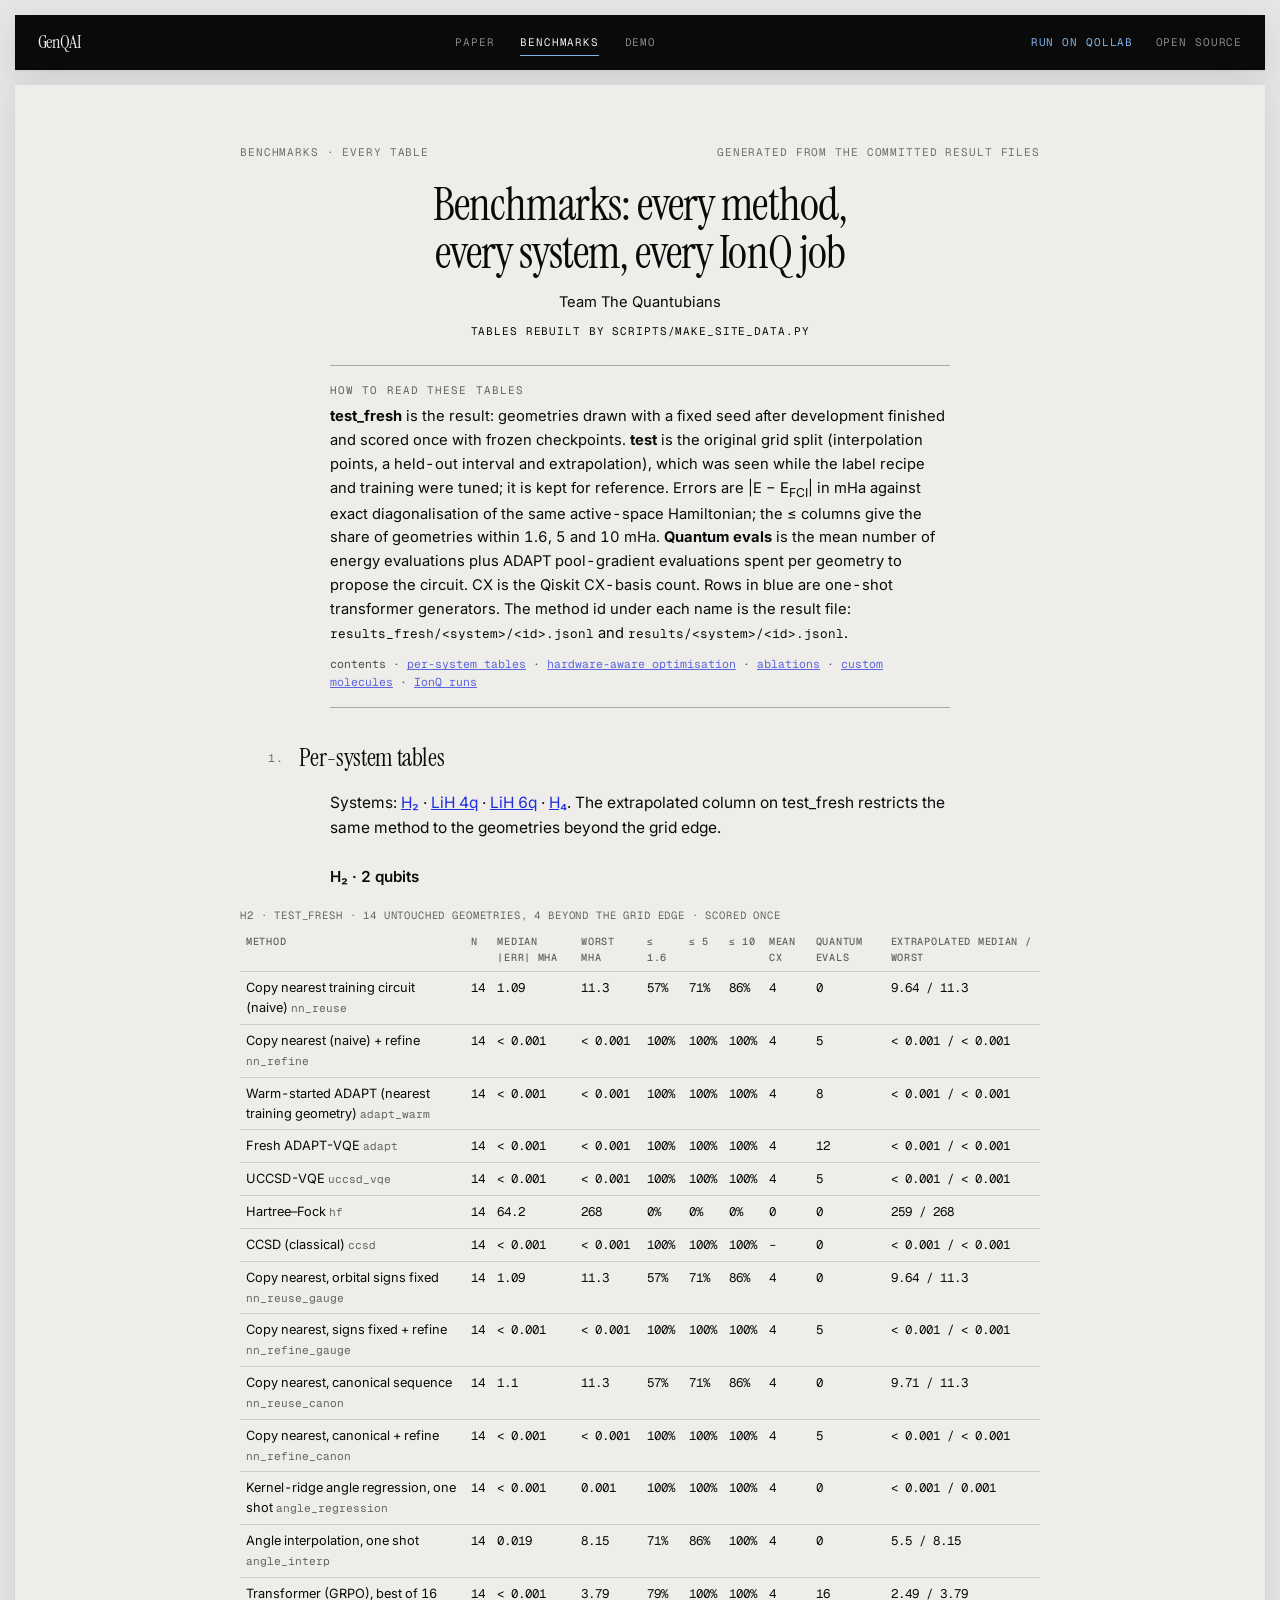
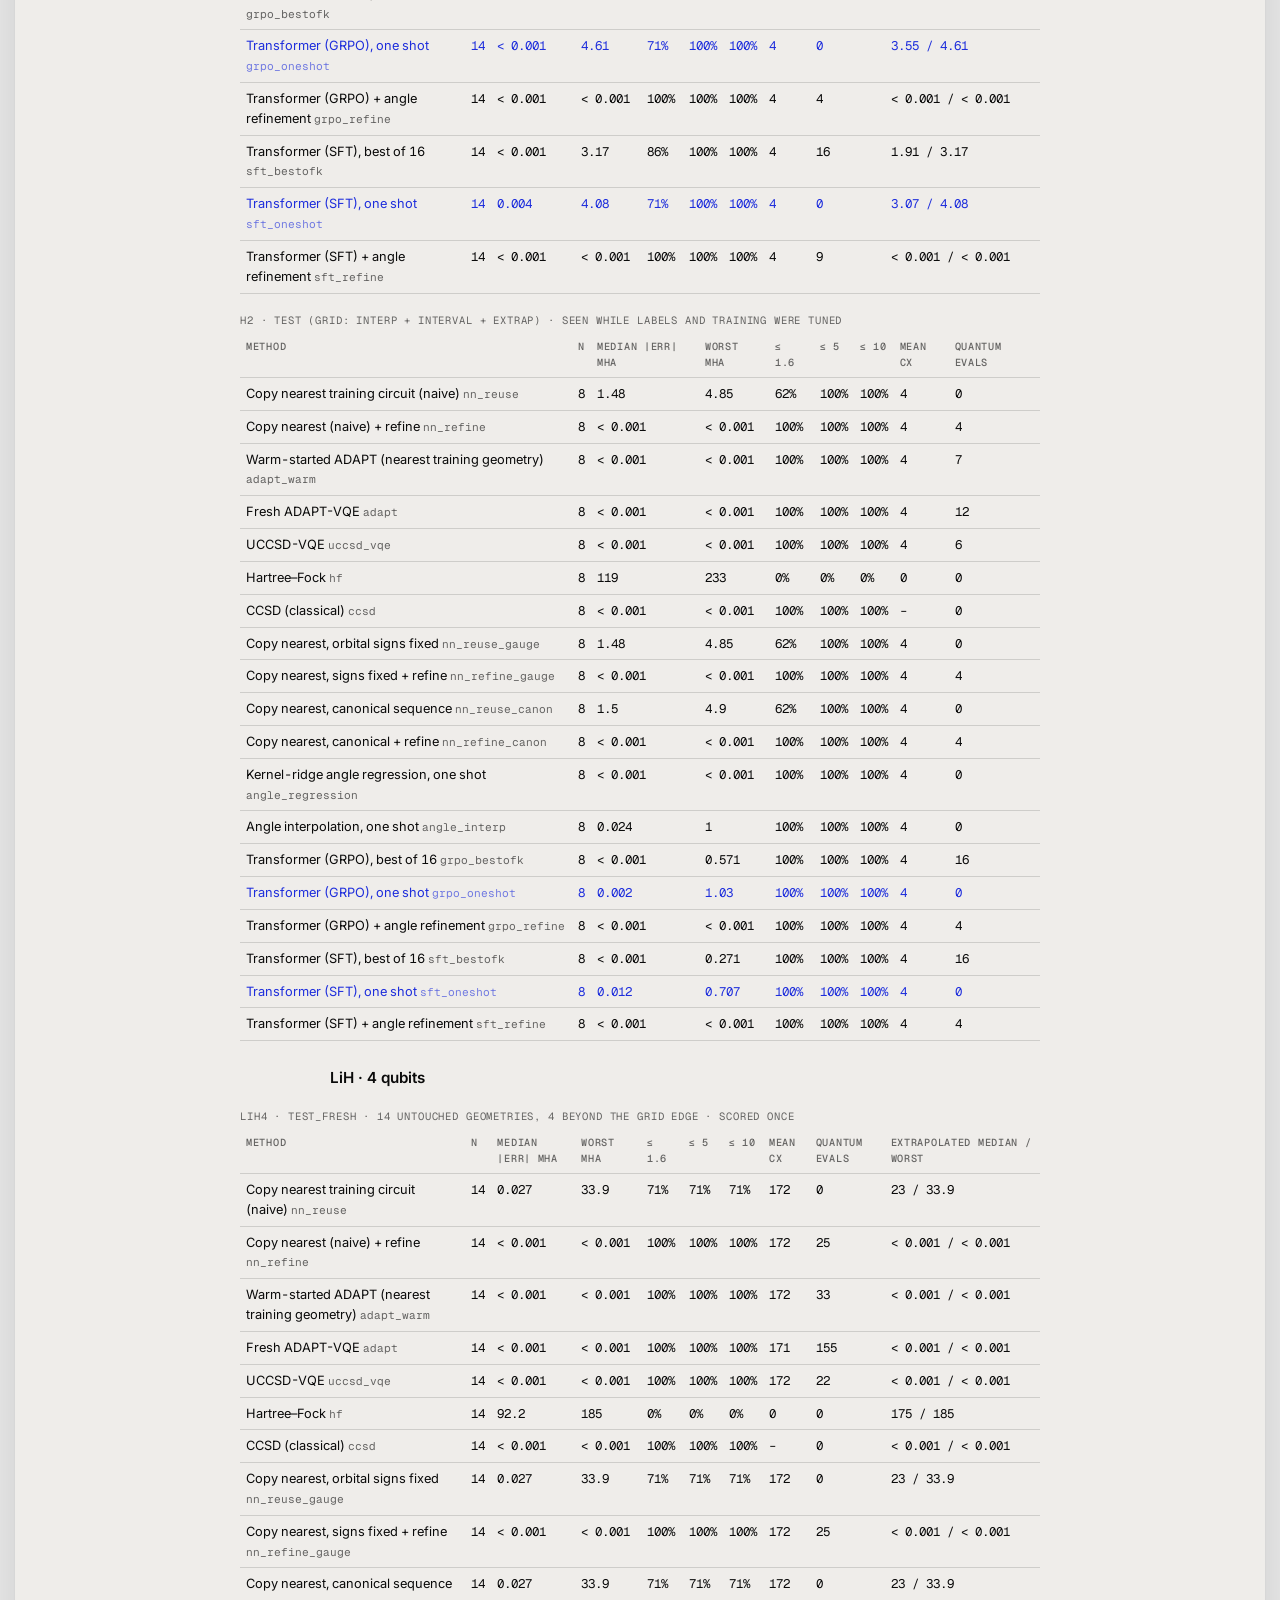
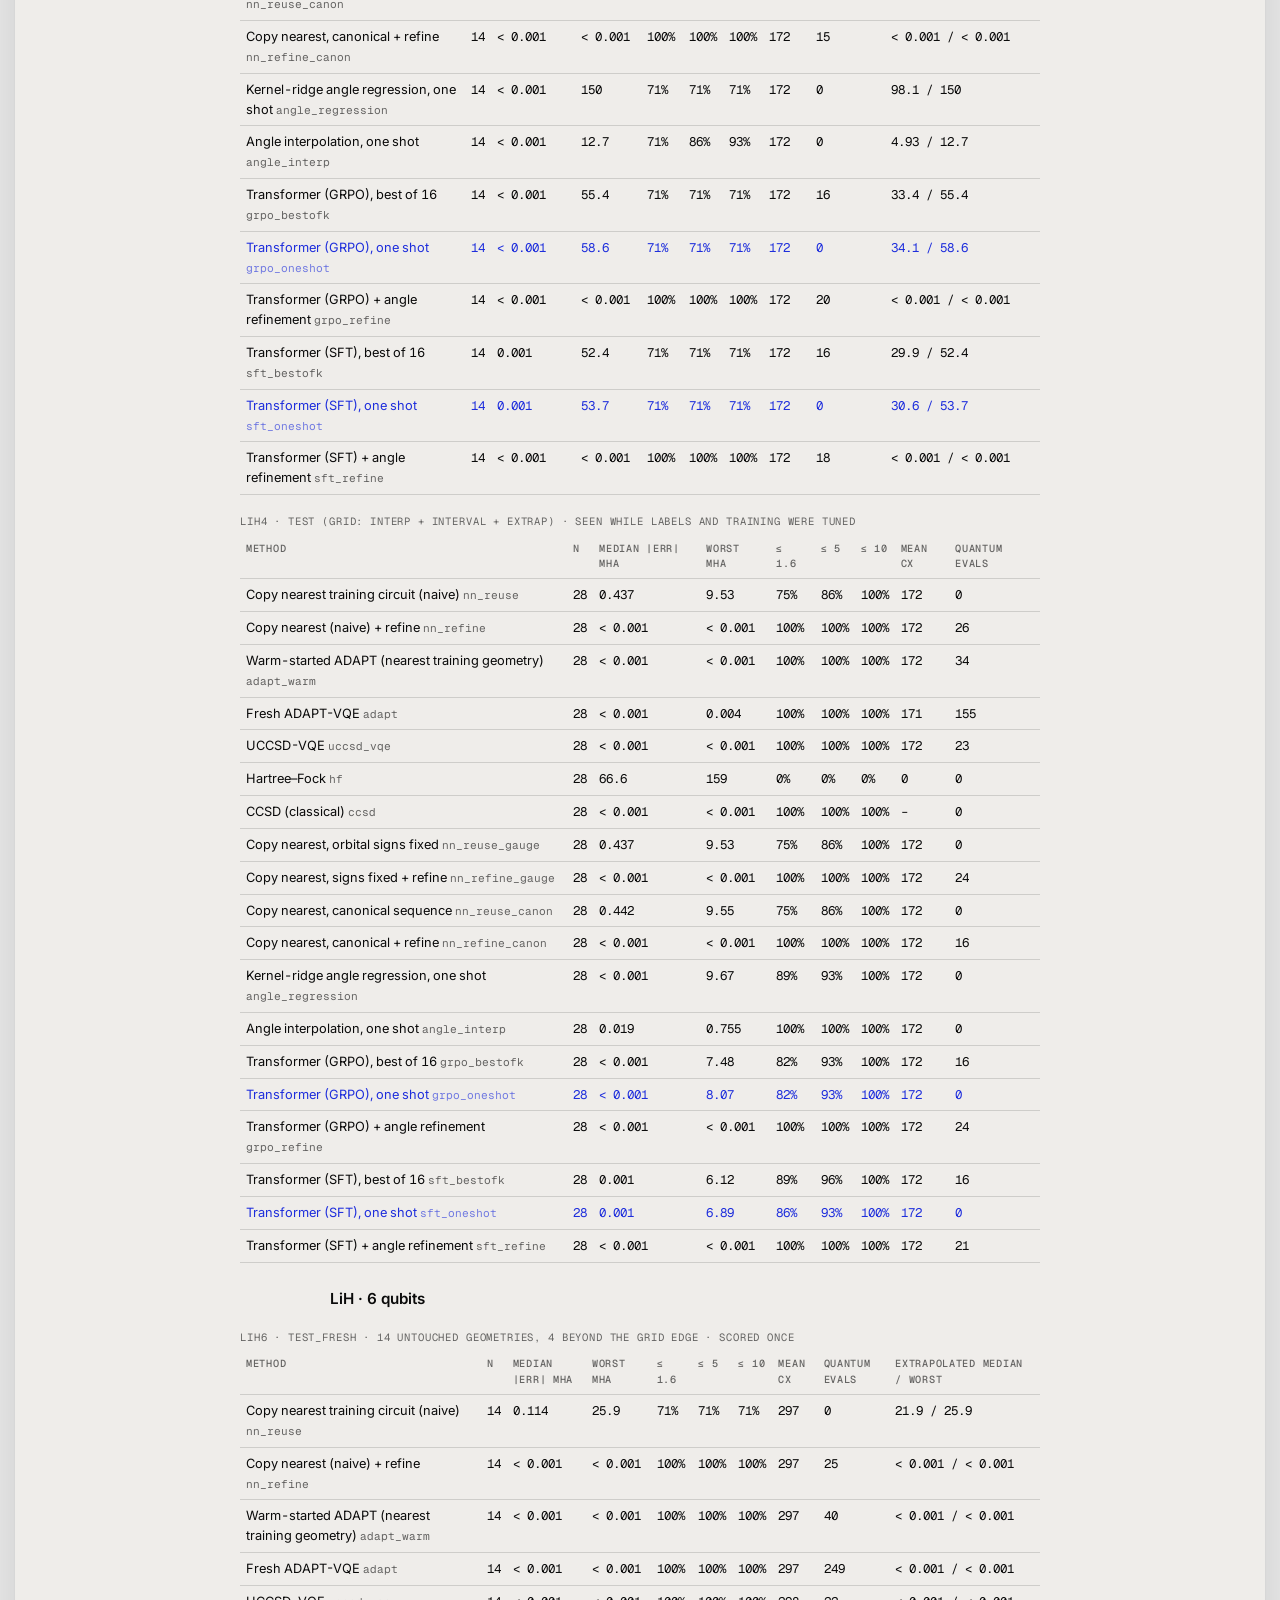
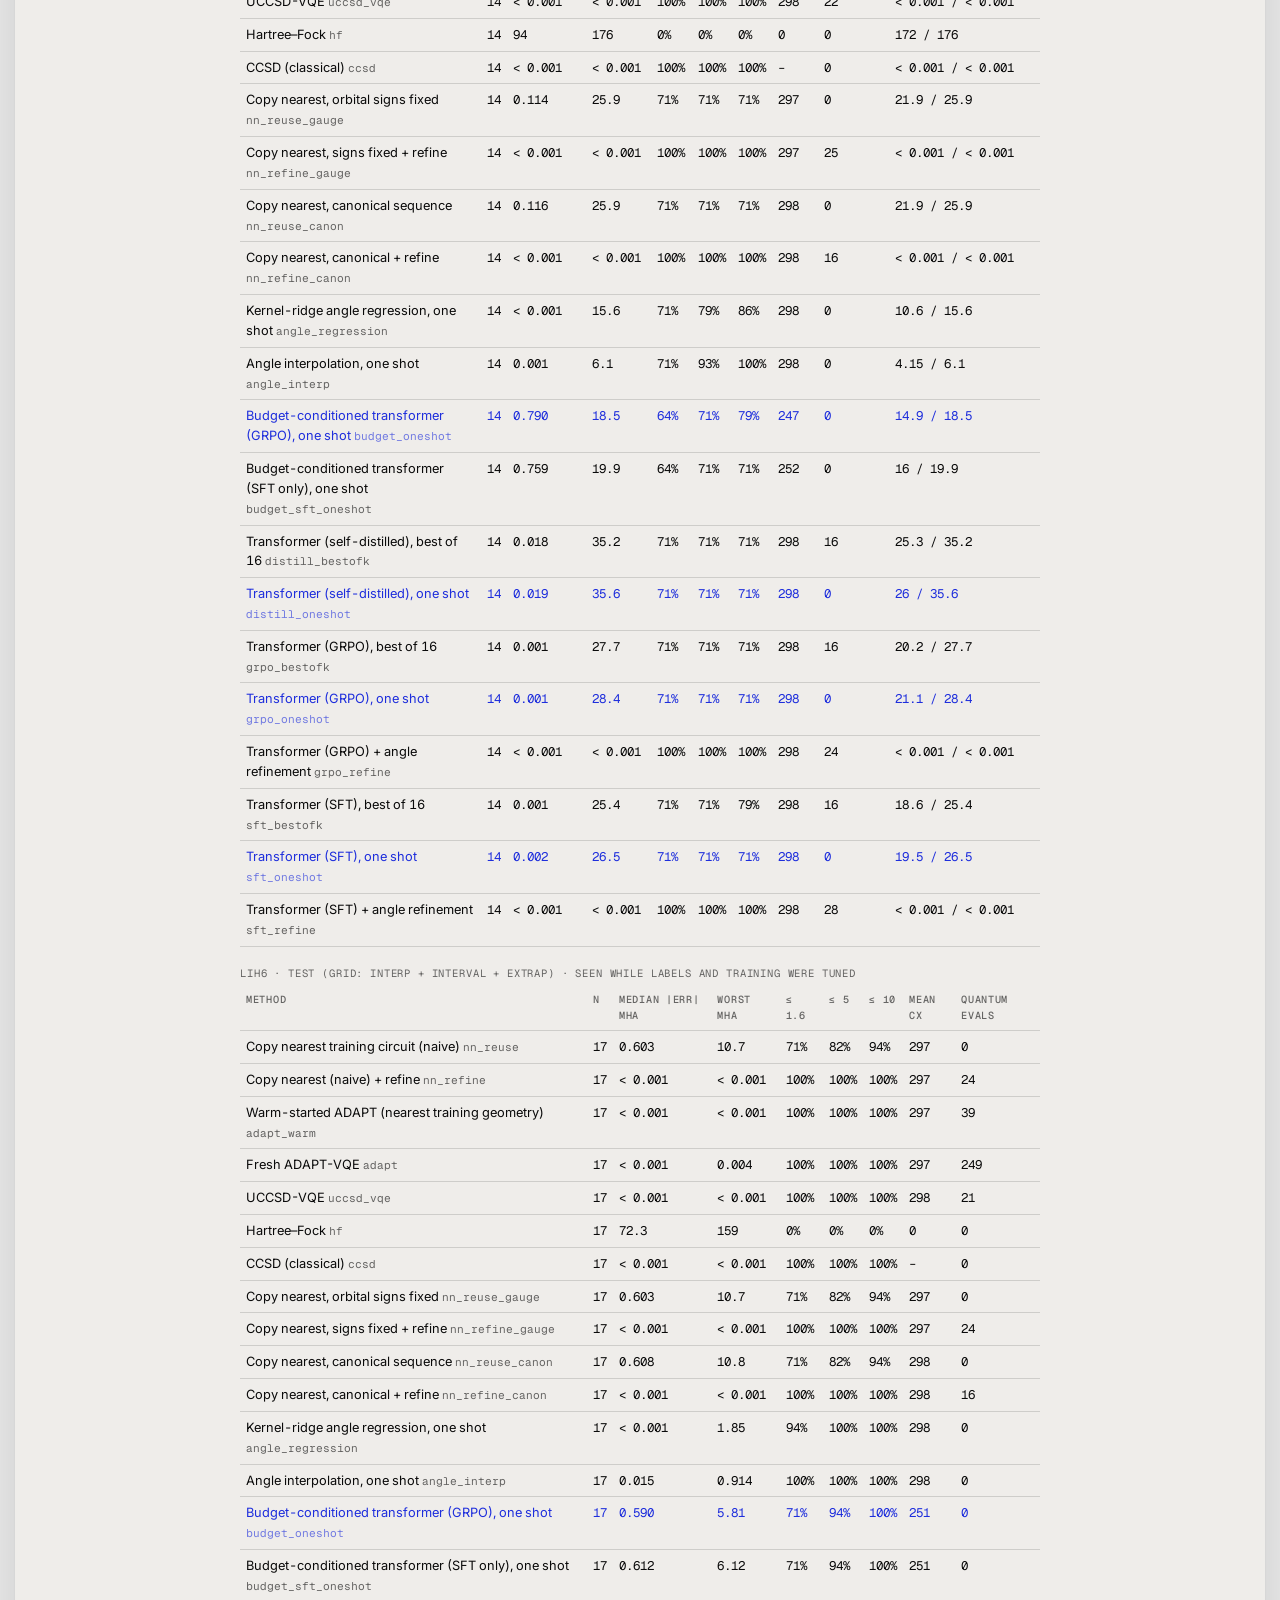
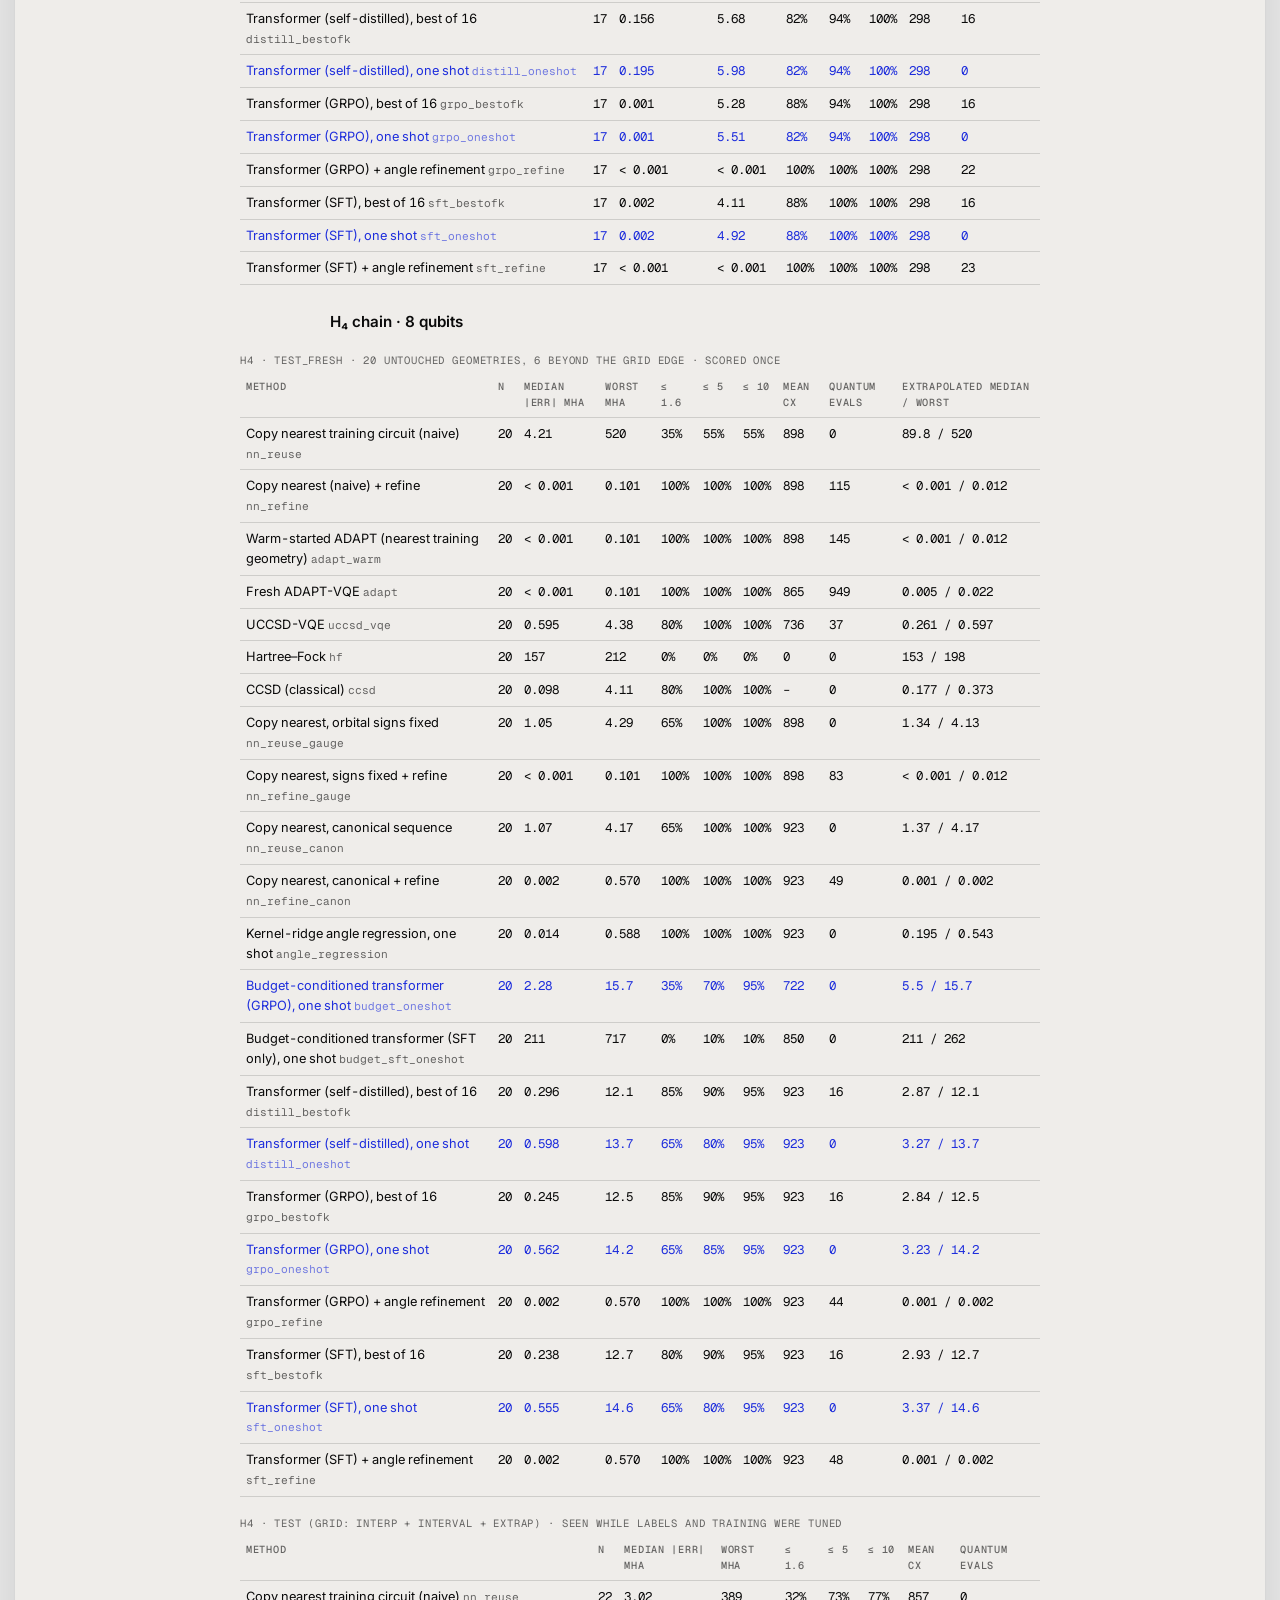
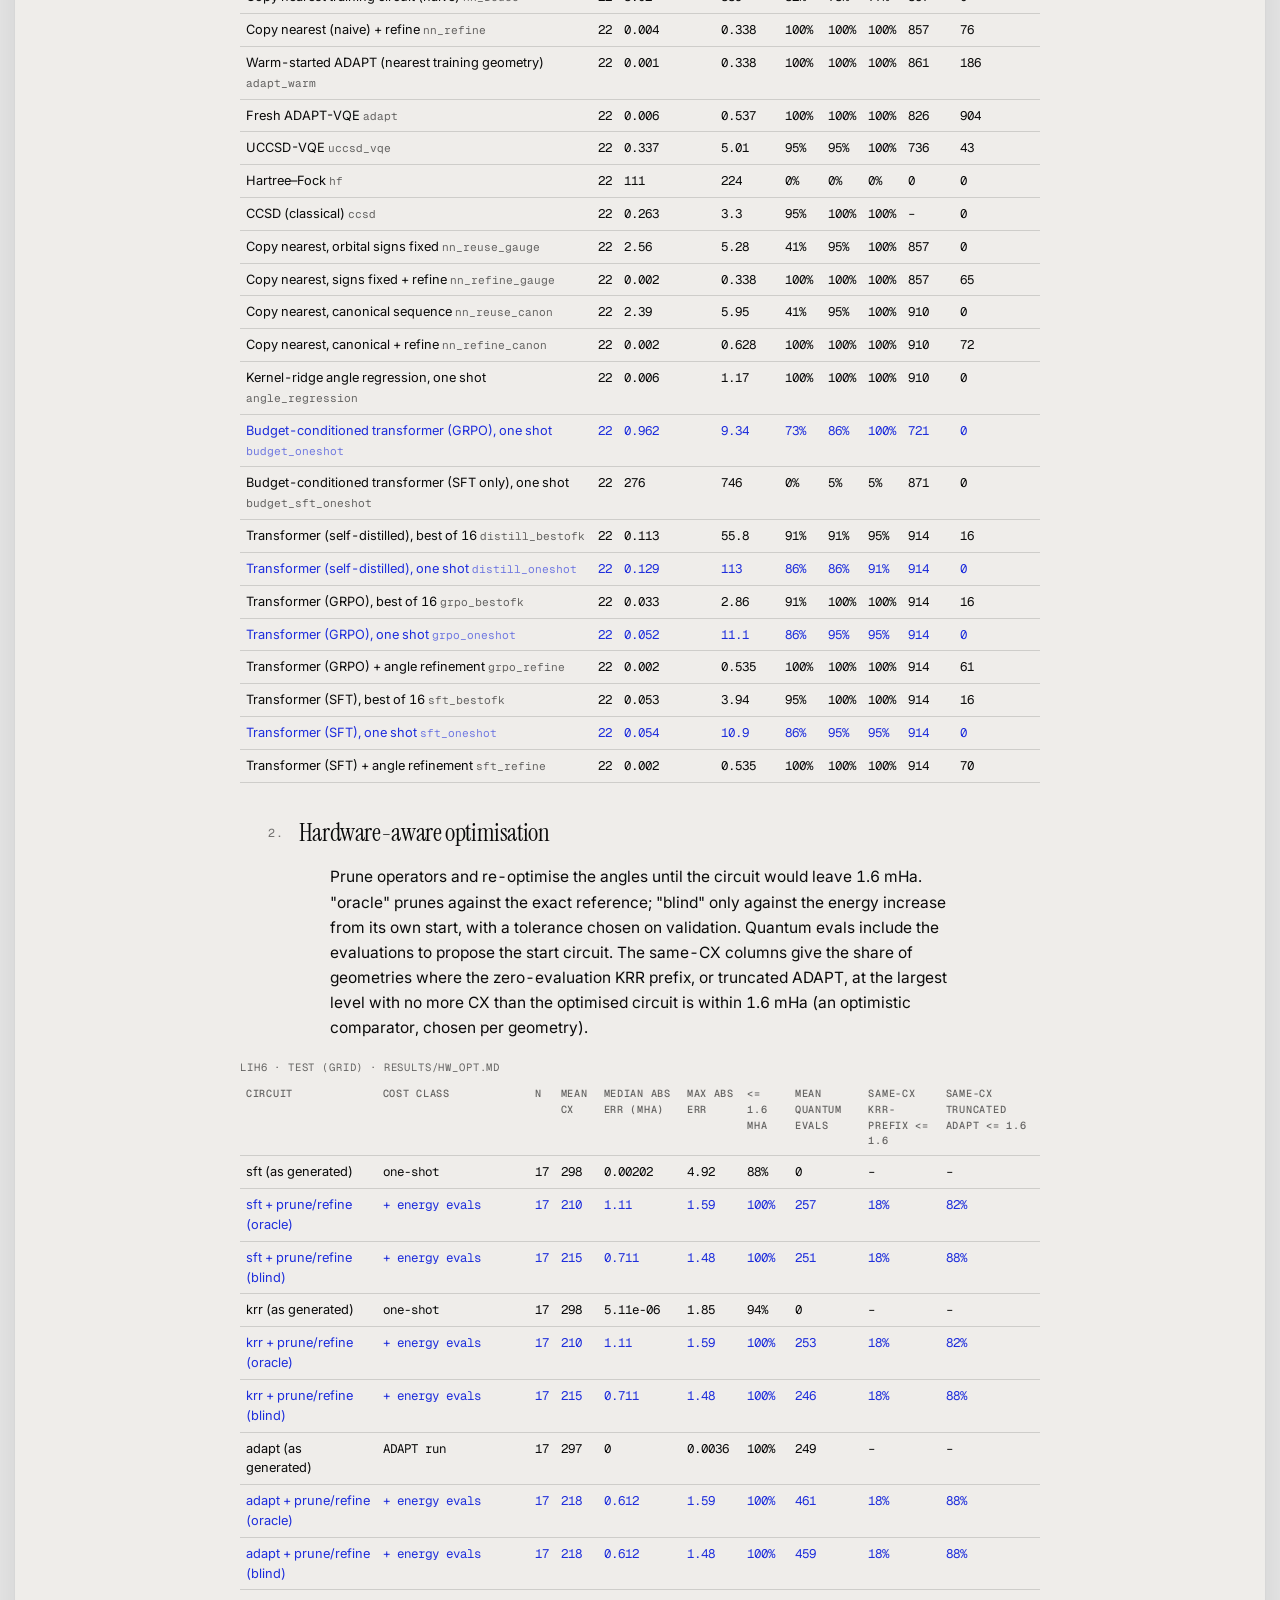
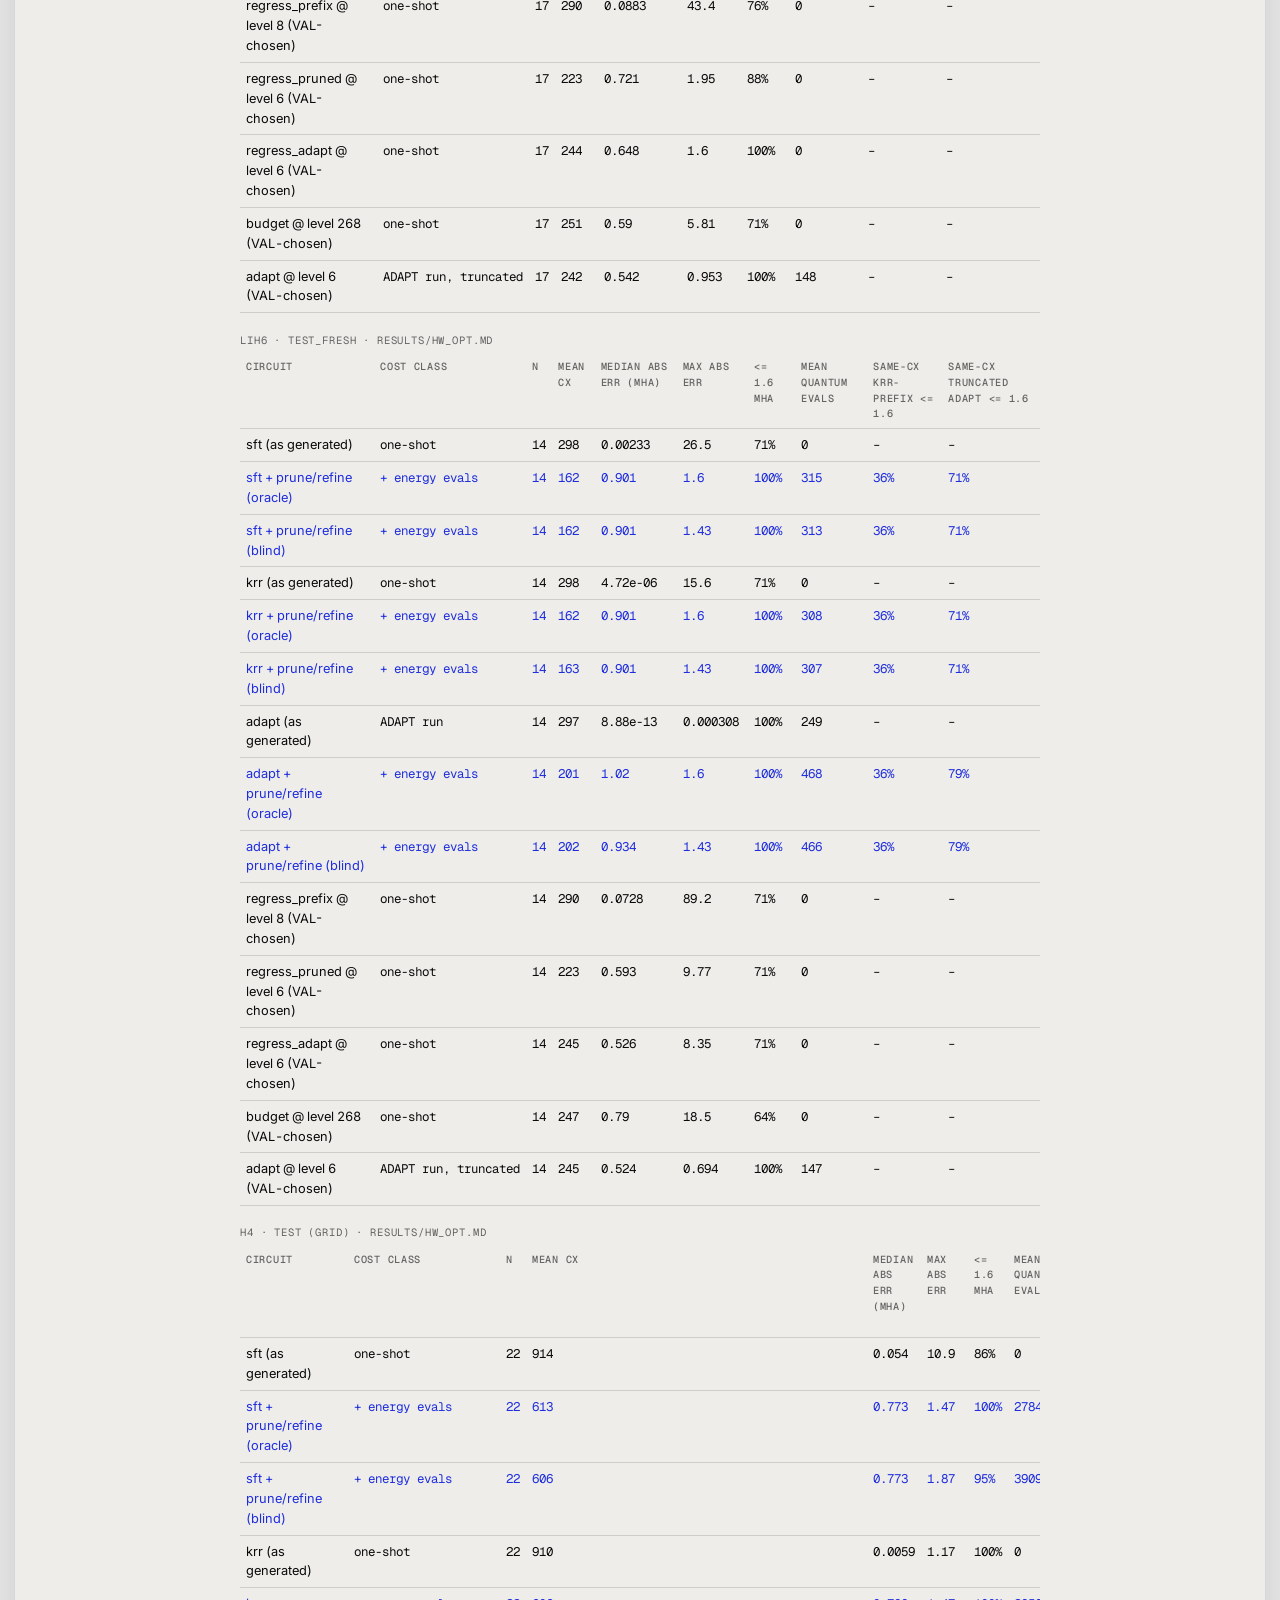
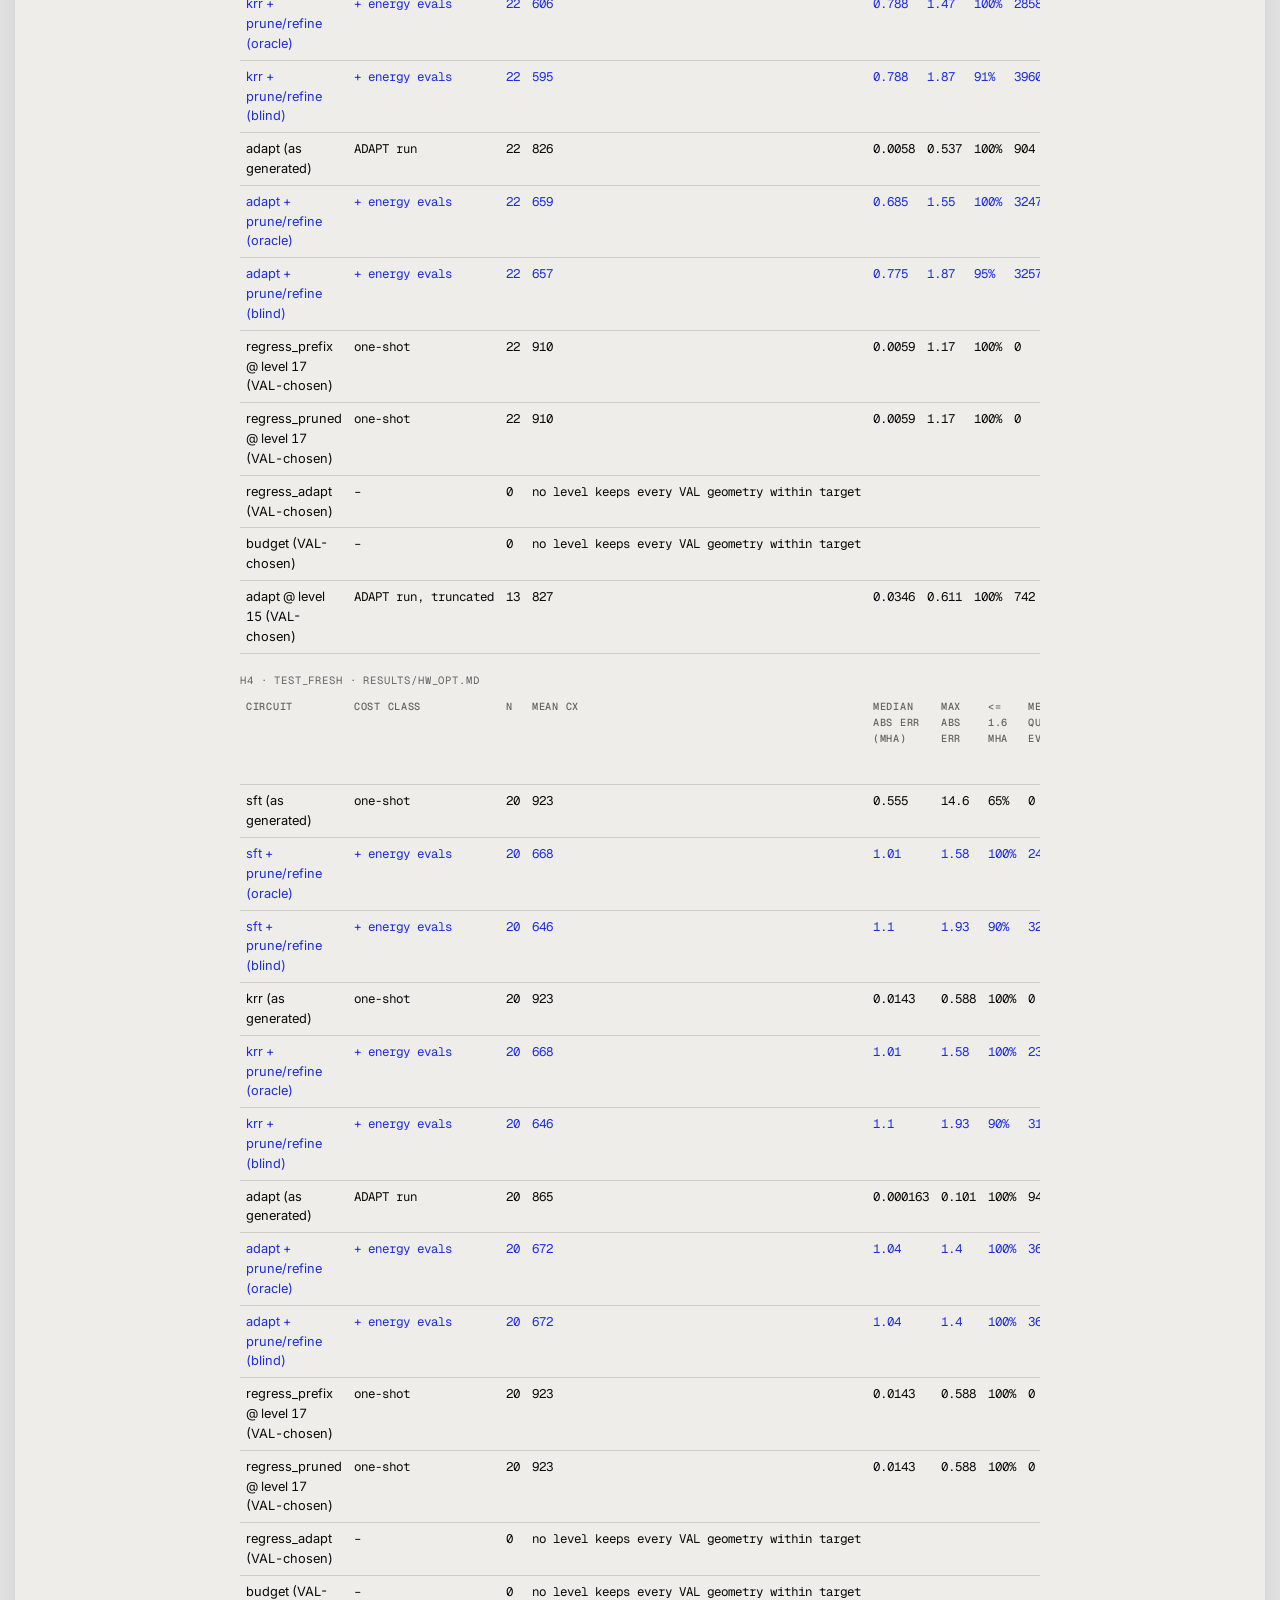
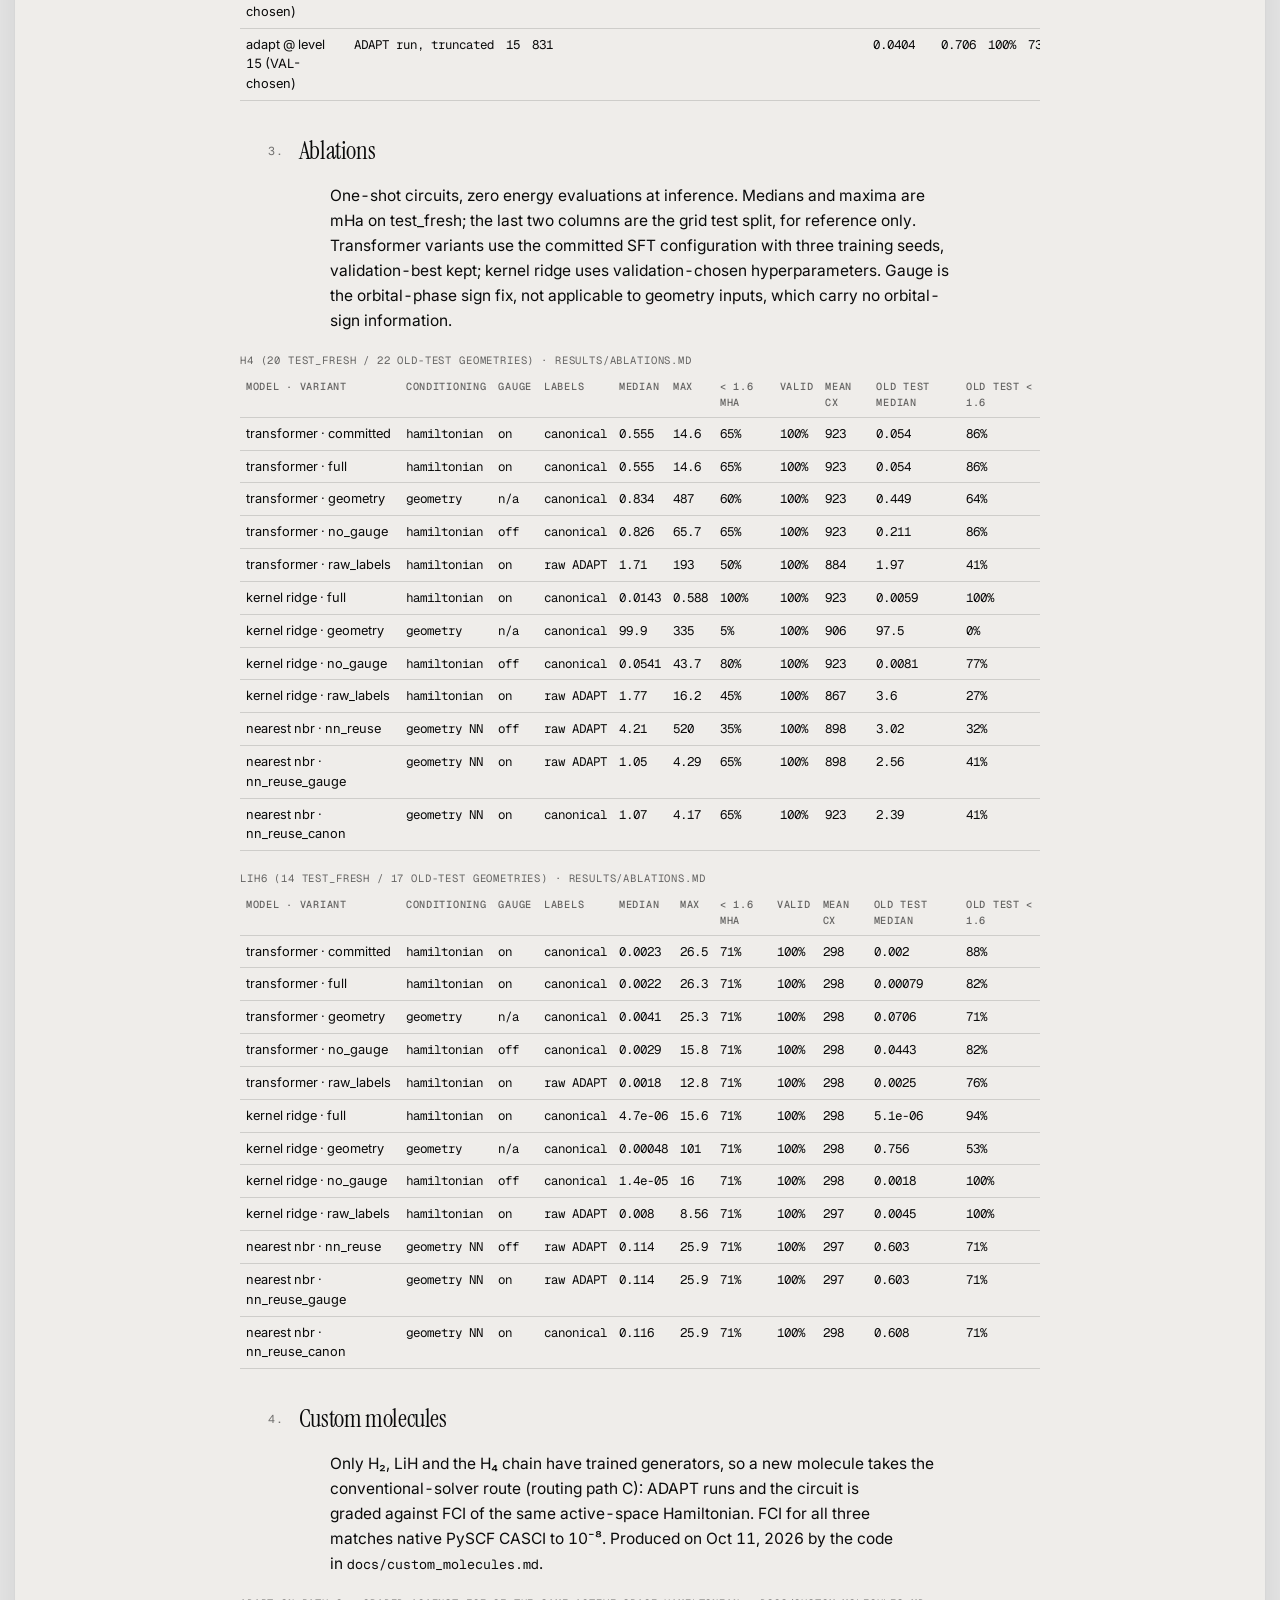
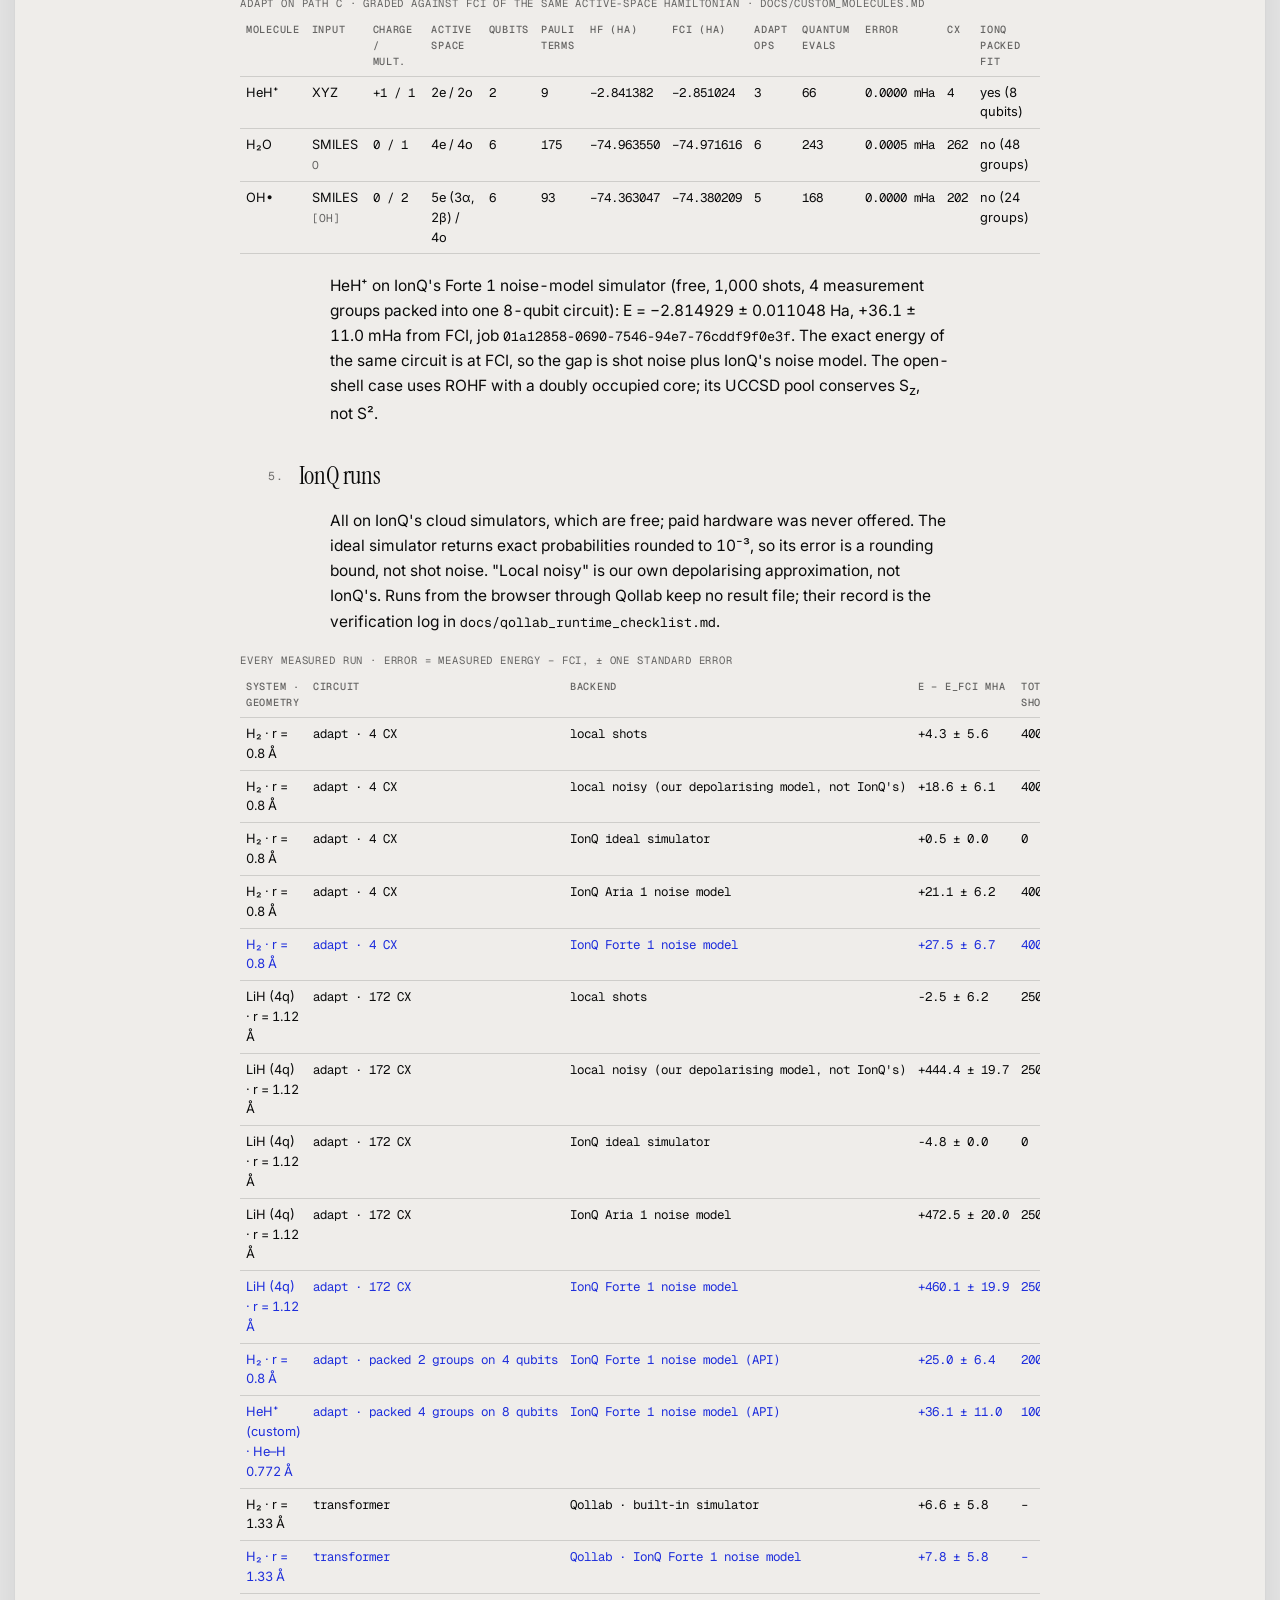
<file: site/benchmarks.html>
<!DOCTYPE html>
<html lang="en">
<head>
  <meta charset="UTF-8">
  <meta name="viewport" content="width=device-width, initial-scale=1.0">
  <title>Benchmarks — GenQAI</title>
  <meta name="description" content="Every GenQAI benchmark table: all methods on the grid test splits and the untouched test_fresh geometries for H2, LiH and the H4 chain, hardware-aware optimisation, ablations, custom molecules and every IonQ run with its job id.">
  <meta property="og:type" content="website">
  <meta property="og:title" content="GenQAI benchmarks: every table, every IonQ job">
  <meta property="og:description" content="All methods, all systems, test and test_fresh, from the committed result files.">
  <meta property="og:url" content="https://udsy19.github.io/genqai/benchmarks.html">
  <meta property="og:image" content="https://udsy19.github.io/genqai/og.png">
  <meta name="twitter:card" content="summary_large_image">
  <meta name="twitter:image" content="https://udsy19.github.io/genqai/og.png">
  <link rel="icon" href="data:image/svg+xml,%3Csvg xmlns='http://www.w3.org/2000/svg' viewBox='0 0 32 32'%3E%3Crect width='32' height='32' fill='%230a0a0a'/%3E%3Cpath d='M4 11h24M4 21h24' stroke='%23efedea' stroke-opacity='.5' stroke-width='2'/%3E%3Crect x='11' y='6' width='10' height='20' fill='%231e2edc'/%3E%3C/svg%3E">
  <link rel="preconnect" href="https://fonts.googleapis.com">
  <link rel="preconnect" href="https://fonts.gstatic.com" crossorigin>
  <link href="https://fonts.googleapis.com/css2?family=Instrument+Serif:ital@0;1&family=Geist+Mono:wght@400;500&family=Inter:wght@400;500;600&display=swap" rel="stylesheet">
  <link rel="stylesheet" href="styles.css">
</head>
<body>
<a class="skip" href="#main">Skip to the tables</a>
<div class="app">
  <header class="band">
    <a class="wordmark" href="./">GenQAI</a>
    <nav class="band-nav" aria-label="Pages">
      <a href="./" class="band-link">Paper</a>
      <a href="benchmarks.html" class="band-link on" aria-current="page">Benchmarks</a>
      <a href="demo.html" class="band-link">Demo</a>
    </nav>
    <div class="band-right">
      <a class="repo-link meta run" href="https://qollab.xyz/u/udsy/genqai-one-shot-quantum-chemis" target="_blank" rel="noopener noreferrer">Run on Qollab</a>
      <a class="repo-link meta" href="https://github.com/udsy19/genqai" target="_blank" rel="noopener noreferrer">Open source</a>
    </div>
  </header>

  <main class="desk" id="main">
    <div class="sheet"><article class="paper">
      <div class="topline"><span class="meta">BENCHMARKS · EVERY TABLE</span><span class="meta">GENERATED FROM THE COMMITTED RESULT FILES</span></div>

      <div class="titleblock">
        <h1>Benchmarks: every method, every system, every IonQ job</h1>
        <div class="byline">Team The Quantubians</div>
        <span class="meta">Tables rebuilt by scripts/make_site_data.py</span>
      </div>

      <div class="abstract">
        <div class="lead">How to read these tables</div>
        <p><b>test_fresh</b> is the result: geometries drawn with a fixed seed after development finished and scored once with frozen checkpoints. <b>test</b> is the original grid split (interpolation points, a held-out interval and extrapolation), which was seen while the label recipe and training were tuned; it is kept for reference. Errors are |E − E<sub>FCI</sub>| in mHa against exact diagonalisation of the same active-space Hamiltonian; the ≤ columns give the share of geometries within 1.6, 5 and 10 mHa. <b>Quantum evals</b> is the mean number of energy evaluations plus ADAPT pool-gradient evaluations spent per geometry to propose the circuit. CX is the Qiskit CX-basis count. Rows in blue are one-shot transformer generators. The method id under each name is the result file: <code>results_fresh/&lt;system&gt;/&lt;id&gt;.jsonl</code> and <code>results/&lt;system&gt;/&lt;id&gt;.jsonl</code>.</p>
        <div class="kw">contents · <a href="#systems">per-system tables</a> · <a href="#hw">hardware-aware optimisation</a> · <a href="#ablations">ablations</a> · <a href="#custom">custom molecules</a> · <a href="#ionq">IonQ runs</a></div>
      </div>

      <h2 id="systems"><span class="num">1.</span> Per-system tables</h2>
      <p>Systems: <a href="#h2">H₂</a> · <a href="#lih4">LiH 4q</a> · <a href="#lih6">LiH 6q</a> · <a href="#h4">H₄</a>. The extrapolated column on test_fresh restricts the same method to the geometries beyond the grid edge.</p>
      <!-- gen:systems -->
<h3 id="h2">H₂ · 2 qubits</h3>
<div class="scroll wide" role="region" tabindex="0" aria-label="h2 · test_fresh · 14 untouched geometries, 4 beyond the grid edge · scored once"><div class="tcap">h2 · test_fresh · 14 untouched geometries, 4 beyond the grid edge · scored once</div>
<table class="bench many">
<thead><tr><th scope="col">Method</th><th scope="col">n</th><th scope="col">Median |err| mHa</th><th scope="col">Worst mHa</th><th scope="col">≤ 1.6</th><th scope="col">≤ 5</th><th scope="col">≤ 10</th><th scope="col">Mean CX</th><th scope="col">Quantum evals</th><th scope="col">Extrapolated median / worst</th></tr></thead>
<tbody>
<tr><td>Copy nearest training circuit (naive) <code>nn_reuse</code></td><td class="n">14</td><td class="n">1.09</td><td class="n">11.3</td><td class="n">57%</td><td class="n">71%</td><td class="n">86%</td><td class="n">4</td><td class="n">0</td><td class="n">9.64 / 11.3</td></tr>
<tr><td>Copy nearest (naive) + refine <code>nn_refine</code></td><td class="n">14</td><td class="n">&lt; 0.001</td><td class="n">&lt; 0.001</td><td class="n">100%</td><td class="n">100%</td><td class="n">100%</td><td class="n">4</td><td class="n">5</td><td class="n">&lt; 0.001 / &lt; 0.001</td></tr>
<tr><td>Warm-started ADAPT (nearest training geometry) <code>adapt_warm</code></td><td class="n">14</td><td class="n">&lt; 0.001</td><td class="n">&lt; 0.001</td><td class="n">100%</td><td class="n">100%</td><td class="n">100%</td><td class="n">4</td><td class="n">8</td><td class="n">&lt; 0.001 / &lt; 0.001</td></tr>
<tr><td>Fresh ADAPT-VQE <code>adapt</code></td><td class="n">14</td><td class="n">&lt; 0.001</td><td class="n">&lt; 0.001</td><td class="n">100%</td><td class="n">100%</td><td class="n">100%</td><td class="n">4</td><td class="n">12</td><td class="n">&lt; 0.001 / &lt; 0.001</td></tr>
<tr><td>UCCSD-VQE <code>uccsd_vqe</code></td><td class="n">14</td><td class="n">&lt; 0.001</td><td class="n">&lt; 0.001</td><td class="n">100%</td><td class="n">100%</td><td class="n">100%</td><td class="n">4</td><td class="n">5</td><td class="n">&lt; 0.001 / &lt; 0.001</td></tr>
<tr><td>Hartree–Fock <code>hf</code></td><td class="n">14</td><td class="n">64.2</td><td class="n">268</td><td class="n">0%</td><td class="n">0%</td><td class="n">0%</td><td class="n">0</td><td class="n">0</td><td class="n">259 / 268</td></tr>
<tr><td>CCSD (classical) <code>ccsd</code></td><td class="n">14</td><td class="n">&lt; 0.001</td><td class="n">&lt; 0.001</td><td class="n">100%</td><td class="n">100%</td><td class="n">100%</td><td class="n">–</td><td class="n">0</td><td class="n">&lt; 0.001 / &lt; 0.001</td></tr>
<tr><td>Copy nearest, orbital signs fixed <code>nn_reuse_gauge</code></td><td class="n">14</td><td class="n">1.09</td><td class="n">11.3</td><td class="n">57%</td><td class="n">71%</td><td class="n">86%</td><td class="n">4</td><td class="n">0</td><td class="n">9.64 / 11.3</td></tr>
<tr><td>Copy nearest, signs fixed + refine <code>nn_refine_gauge</code></td><td class="n">14</td><td class="n">&lt; 0.001</td><td class="n">&lt; 0.001</td><td class="n">100%</td><td class="n">100%</td><td class="n">100%</td><td class="n">4</td><td class="n">5</td><td class="n">&lt; 0.001 / &lt; 0.001</td></tr>
<tr><td>Copy nearest, canonical sequence <code>nn_reuse_canon</code></td><td class="n">14</td><td class="n">1.1</td><td class="n">11.3</td><td class="n">57%</td><td class="n">71%</td><td class="n">86%</td><td class="n">4</td><td class="n">0</td><td class="n">9.71 / 11.3</td></tr>
<tr><td>Copy nearest, canonical + refine <code>nn_refine_canon</code></td><td class="n">14</td><td class="n">&lt; 0.001</td><td class="n">&lt; 0.001</td><td class="n">100%</td><td class="n">100%</td><td class="n">100%</td><td class="n">4</td><td class="n">5</td><td class="n">&lt; 0.001 / &lt; 0.001</td></tr>
<tr><td>Kernel-ridge angle regression, one shot <code>angle_regression</code></td><td class="n">14</td><td class="n">&lt; 0.001</td><td class="n">0.001</td><td class="n">100%</td><td class="n">100%</td><td class="n">100%</td><td class="n">4</td><td class="n">0</td><td class="n">&lt; 0.001 / 0.001</td></tr>
<tr><td>Angle interpolation, one shot <code>angle_interp</code></td><td class="n">14</td><td class="n">0.019</td><td class="n">8.15</td><td class="n">71%</td><td class="n">86%</td><td class="n">100%</td><td class="n">4</td><td class="n">0</td><td class="n">5.5 / 8.15</td></tr>
<tr><td>Transformer (GRPO), best of 16 <code>grpo_bestofk</code></td><td class="n">14</td><td class="n">&lt; 0.001</td><td class="n">3.79</td><td class="n">79%</td><td class="n">100%</td><td class="n">100%</td><td class="n">4</td><td class="n">16</td><td class="n">2.49 / 3.79</td></tr>
<tr class="ours"><td>Transformer (GRPO), one shot <code>grpo_oneshot</code></td><td class="n">14</td><td class="n">&lt; 0.001</td><td class="n">4.61</td><td class="n">71%</td><td class="n">100%</td><td class="n">100%</td><td class="n">4</td><td class="n">0</td><td class="n">3.55 / 4.61</td></tr>
<tr><td>Transformer (GRPO) + angle refinement <code>grpo_refine</code></td><td class="n">14</td><td class="n">&lt; 0.001</td><td class="n">&lt; 0.001</td><td class="n">100%</td><td class="n">100%</td><td class="n">100%</td><td class="n">4</td><td class="n">4</td><td class="n">&lt; 0.001 / &lt; 0.001</td></tr>
<tr><td>Transformer (SFT), best of 16 <code>sft_bestofk</code></td><td class="n">14</td><td class="n">&lt; 0.001</td><td class="n">3.17</td><td class="n">86%</td><td class="n">100%</td><td class="n">100%</td><td class="n">4</td><td class="n">16</td><td class="n">1.91 / 3.17</td></tr>
<tr class="ours"><td>Transformer (SFT), one shot <code>sft_oneshot</code></td><td class="n">14</td><td class="n">0.004</td><td class="n">4.08</td><td class="n">71%</td><td class="n">100%</td><td class="n">100%</td><td class="n">4</td><td class="n">0</td><td class="n">3.07 / 4.08</td></tr>
<tr><td>Transformer (SFT) + angle refinement <code>sft_refine</code></td><td class="n">14</td><td class="n">&lt; 0.001</td><td class="n">&lt; 0.001</td><td class="n">100%</td><td class="n">100%</td><td class="n">100%</td><td class="n">4</td><td class="n">9</td><td class="n">&lt; 0.001 / &lt; 0.001</td></tr>
</tbody>
</table></div>
<div class="scroll wide" role="region" tabindex="0" aria-label="h2 · test (grid: interp + interval + extrap) · seen while labels and training were tuned"><div class="tcap">h2 · test (grid: interp + interval + extrap) · seen while labels and training were tuned</div>
<table class="bench many">
<thead><tr><th scope="col">Method</th><th scope="col">n</th><th scope="col">Median |err| mHa</th><th scope="col">Worst mHa</th><th scope="col">≤ 1.6</th><th scope="col">≤ 5</th><th scope="col">≤ 10</th><th scope="col">Mean CX</th><th scope="col">Quantum evals</th></tr></thead>
<tbody>
<tr><td>Copy nearest training circuit (naive) <code>nn_reuse</code></td><td class="n">8</td><td class="n">1.48</td><td class="n">4.85</td><td class="n">62%</td><td class="n">100%</td><td class="n">100%</td><td class="n">4</td><td class="n">0</td></tr>
<tr><td>Copy nearest (naive) + refine <code>nn_refine</code></td><td class="n">8</td><td class="n">&lt; 0.001</td><td class="n">&lt; 0.001</td><td class="n">100%</td><td class="n">100%</td><td class="n">100%</td><td class="n">4</td><td class="n">4</td></tr>
<tr><td>Warm-started ADAPT (nearest training geometry) <code>adapt_warm</code></td><td class="n">8</td><td class="n">&lt; 0.001</td><td class="n">&lt; 0.001</td><td class="n">100%</td><td class="n">100%</td><td class="n">100%</td><td class="n">4</td><td class="n">7</td></tr>
<tr><td>Fresh ADAPT-VQE <code>adapt</code></td><td class="n">8</td><td class="n">&lt; 0.001</td><td class="n">&lt; 0.001</td><td class="n">100%</td><td class="n">100%</td><td class="n">100%</td><td class="n">4</td><td class="n">12</td></tr>
<tr><td>UCCSD-VQE <code>uccsd_vqe</code></td><td class="n">8</td><td class="n">&lt; 0.001</td><td class="n">&lt; 0.001</td><td class="n">100%</td><td class="n">100%</td><td class="n">100%</td><td class="n">4</td><td class="n">6</td></tr>
<tr><td>Hartree–Fock <code>hf</code></td><td class="n">8</td><td class="n">119</td><td class="n">233</td><td class="n">0%</td><td class="n">0%</td><td class="n">0%</td><td class="n">0</td><td class="n">0</td></tr>
<tr><td>CCSD (classical) <code>ccsd</code></td><td class="n">8</td><td class="n">&lt; 0.001</td><td class="n">&lt; 0.001</td><td class="n">100%</td><td class="n">100%</td><td class="n">100%</td><td class="n">–</td><td class="n">0</td></tr>
<tr><td>Copy nearest, orbital signs fixed <code>nn_reuse_gauge</code></td><td class="n">8</td><td class="n">1.48</td><td class="n">4.85</td><td class="n">62%</td><td class="n">100%</td><td class="n">100%</td><td class="n">4</td><td class="n">0</td></tr>
<tr><td>Copy nearest, signs fixed + refine <code>nn_refine_gauge</code></td><td class="n">8</td><td class="n">&lt; 0.001</td><td class="n">&lt; 0.001</td><td class="n">100%</td><td class="n">100%</td><td class="n">100%</td><td class="n">4</td><td class="n">4</td></tr>
<tr><td>Copy nearest, canonical sequence <code>nn_reuse_canon</code></td><td class="n">8</td><td class="n">1.5</td><td class="n">4.9</td><td class="n">62%</td><td class="n">100%</td><td class="n">100%</td><td class="n">4</td><td class="n">0</td></tr>
<tr><td>Copy nearest, canonical + refine <code>nn_refine_canon</code></td><td class="n">8</td><td class="n">&lt; 0.001</td><td class="n">&lt; 0.001</td><td class="n">100%</td><td class="n">100%</td><td class="n">100%</td><td class="n">4</td><td class="n">4</td></tr>
<tr><td>Kernel-ridge angle regression, one shot <code>angle_regression</code></td><td class="n">8</td><td class="n">&lt; 0.001</td><td class="n">&lt; 0.001</td><td class="n">100%</td><td class="n">100%</td><td class="n">100%</td><td class="n">4</td><td class="n">0</td></tr>
<tr><td>Angle interpolation, one shot <code>angle_interp</code></td><td class="n">8</td><td class="n">0.024</td><td class="n">1</td><td class="n">100%</td><td class="n">100%</td><td class="n">100%</td><td class="n">4</td><td class="n">0</td></tr>
<tr><td>Transformer (GRPO), best of 16 <code>grpo_bestofk</code></td><td class="n">8</td><td class="n">&lt; 0.001</td><td class="n">0.571</td><td class="n">100%</td><td class="n">100%</td><td class="n">100%</td><td class="n">4</td><td class="n">16</td></tr>
<tr class="ours"><td>Transformer (GRPO), one shot <code>grpo_oneshot</code></td><td class="n">8</td><td class="n">0.002</td><td class="n">1.03</td><td class="n">100%</td><td class="n">100%</td><td class="n">100%</td><td class="n">4</td><td class="n">0</td></tr>
<tr><td>Transformer (GRPO) + angle refinement <code>grpo_refine</code></td><td class="n">8</td><td class="n">&lt; 0.001</td><td class="n">&lt; 0.001</td><td class="n">100%</td><td class="n">100%</td><td class="n">100%</td><td class="n">4</td><td class="n">4</td></tr>
<tr><td>Transformer (SFT), best of 16 <code>sft_bestofk</code></td><td class="n">8</td><td class="n">&lt; 0.001</td><td class="n">0.271</td><td class="n">100%</td><td class="n">100%</td><td class="n">100%</td><td class="n">4</td><td class="n">16</td></tr>
<tr class="ours"><td>Transformer (SFT), one shot <code>sft_oneshot</code></td><td class="n">8</td><td class="n">0.012</td><td class="n">0.707</td><td class="n">100%</td><td class="n">100%</td><td class="n">100%</td><td class="n">4</td><td class="n">0</td></tr>
<tr><td>Transformer (SFT) + angle refinement <code>sft_refine</code></td><td class="n">8</td><td class="n">&lt; 0.001</td><td class="n">&lt; 0.001</td><td class="n">100%</td><td class="n">100%</td><td class="n">100%</td><td class="n">4</td><td class="n">4</td></tr>
</tbody>
</table></div>
<h3 id="lih4">LiH · 4 qubits</h3>
<div class="scroll wide" role="region" tabindex="0" aria-label="lih4 · test_fresh · 14 untouched geometries, 4 beyond the grid edge · scored once"><div class="tcap">lih4 · test_fresh · 14 untouched geometries, 4 beyond the grid edge · scored once</div>
<table class="bench many">
<thead><tr><th scope="col">Method</th><th scope="col">n</th><th scope="col">Median |err| mHa</th><th scope="col">Worst mHa</th><th scope="col">≤ 1.6</th><th scope="col">≤ 5</th><th scope="col">≤ 10</th><th scope="col">Mean CX</th><th scope="col">Quantum evals</th><th scope="col">Extrapolated median / worst</th></tr></thead>
<tbody>
<tr><td>Copy nearest training circuit (naive) <code>nn_reuse</code></td><td class="n">14</td><td class="n">0.027</td><td class="n">33.9</td><td class="n">71%</td><td class="n">71%</td><td class="n">71%</td><td class="n">172</td><td class="n">0</td><td class="n">23 / 33.9</td></tr>
<tr><td>Copy nearest (naive) + refine <code>nn_refine</code></td><td class="n">14</td><td class="n">&lt; 0.001</td><td class="n">&lt; 0.001</td><td class="n">100%</td><td class="n">100%</td><td class="n">100%</td><td class="n">172</td><td class="n">25</td><td class="n">&lt; 0.001 / &lt; 0.001</td></tr>
<tr><td>Warm-started ADAPT (nearest training geometry) <code>adapt_warm</code></td><td class="n">14</td><td class="n">&lt; 0.001</td><td class="n">&lt; 0.001</td><td class="n">100%</td><td class="n">100%</td><td class="n">100%</td><td class="n">172</td><td class="n">33</td><td class="n">&lt; 0.001 / &lt; 0.001</td></tr>
<tr><td>Fresh ADAPT-VQE <code>adapt</code></td><td class="n">14</td><td class="n">&lt; 0.001</td><td class="n">&lt; 0.001</td><td class="n">100%</td><td class="n">100%</td><td class="n">100%</td><td class="n">171</td><td class="n">155</td><td class="n">&lt; 0.001 / &lt; 0.001</td></tr>
<tr><td>UCCSD-VQE <code>uccsd_vqe</code></td><td class="n">14</td><td class="n">&lt; 0.001</td><td class="n">&lt; 0.001</td><td class="n">100%</td><td class="n">100%</td><td class="n">100%</td><td class="n">172</td><td class="n">22</td><td class="n">&lt; 0.001 / &lt; 0.001</td></tr>
<tr><td>Hartree–Fock <code>hf</code></td><td class="n">14</td><td class="n">92.2</td><td class="n">185</td><td class="n">0%</td><td class="n">0%</td><td class="n">0%</td><td class="n">0</td><td class="n">0</td><td class="n">175 / 185</td></tr>
<tr><td>CCSD (classical) <code>ccsd</code></td><td class="n">14</td><td class="n">&lt; 0.001</td><td class="n">&lt; 0.001</td><td class="n">100%</td><td class="n">100%</td><td class="n">100%</td><td class="n">–</td><td class="n">0</td><td class="n">&lt; 0.001 / &lt; 0.001</td></tr>
<tr><td>Copy nearest, orbital signs fixed <code>nn_reuse_gauge</code></td><td class="n">14</td><td class="n">0.027</td><td class="n">33.9</td><td class="n">71%</td><td class="n">71%</td><td class="n">71%</td><td class="n">172</td><td class="n">0</td><td class="n">23 / 33.9</td></tr>
<tr><td>Copy nearest, signs fixed + refine <code>nn_refine_gauge</code></td><td class="n">14</td><td class="n">&lt; 0.001</td><td class="n">&lt; 0.001</td><td class="n">100%</td><td class="n">100%</td><td class="n">100%</td><td class="n">172</td><td class="n">25</td><td class="n">&lt; 0.001 / &lt; 0.001</td></tr>
<tr><td>Copy nearest, canonical sequence <code>nn_reuse_canon</code></td><td class="n">14</td><td class="n">0.027</td><td class="n">33.9</td><td class="n">71%</td><td class="n">71%</td><td class="n">71%</td><td class="n">172</td><td class="n">0</td><td class="n">23 / 33.9</td></tr>
<tr><td>Copy nearest, canonical + refine <code>nn_refine_canon</code></td><td class="n">14</td><td class="n">&lt; 0.001</td><td class="n">&lt; 0.001</td><td class="n">100%</td><td class="n">100%</td><td class="n">100%</td><td class="n">172</td><td class="n">15</td><td class="n">&lt; 0.001 / &lt; 0.001</td></tr>
<tr><td>Kernel-ridge angle regression, one shot <code>angle_regression</code></td><td class="n">14</td><td class="n">&lt; 0.001</td><td class="n">150</td><td class="n">71%</td><td class="n">71%</td><td class="n">71%</td><td class="n">172</td><td class="n">0</td><td class="n">98.1 / 150</td></tr>
<tr><td>Angle interpolation, one shot <code>angle_interp</code></td><td class="n">14</td><td class="n">&lt; 0.001</td><td class="n">12.7</td><td class="n">71%</td><td class="n">86%</td><td class="n">93%</td><td class="n">172</td><td class="n">0</td><td class="n">4.93 / 12.7</td></tr>
<tr><td>Transformer (GRPO), best of 16 <code>grpo_bestofk</code></td><td class="n">14</td><td class="n">&lt; 0.001</td><td class="n">55.4</td><td class="n">71%</td><td class="n">71%</td><td class="n">71%</td><td class="n">172</td><td class="n">16</td><td class="n">33.4 / 55.4</td></tr>
<tr class="ours"><td>Transformer (GRPO), one shot <code>grpo_oneshot</code></td><td class="n">14</td><td class="n">&lt; 0.001</td><td class="n">58.6</td><td class="n">71%</td><td class="n">71%</td><td class="n">71%</td><td class="n">172</td><td class="n">0</td><td class="n">34.1 / 58.6</td></tr>
<tr><td>Transformer (GRPO) + angle refinement <code>grpo_refine</code></td><td class="n">14</td><td class="n">&lt; 0.001</td><td class="n">&lt; 0.001</td><td class="n">100%</td><td class="n">100%</td><td class="n">100%</td><td class="n">172</td><td class="n">20</td><td class="n">&lt; 0.001 / &lt; 0.001</td></tr>
<tr><td>Transformer (SFT), best of 16 <code>sft_bestofk</code></td><td class="n">14</td><td class="n">0.001</td><td class="n">52.4</td><td class="n">71%</td><td class="n">71%</td><td class="n">71%</td><td class="n">172</td><td class="n">16</td><td class="n">29.9 / 52.4</td></tr>
<tr class="ours"><td>Transformer (SFT), one shot <code>sft_oneshot</code></td><td class="n">14</td><td class="n">0.001</td><td class="n">53.7</td><td class="n">71%</td><td class="n">71%</td><td class="n">71%</td><td class="n">172</td><td class="n">0</td><td class="n">30.6 / 53.7</td></tr>
<tr><td>Transformer (SFT) + angle refinement <code>sft_refine</code></td><td class="n">14</td><td class="n">&lt; 0.001</td><td class="n">&lt; 0.001</td><td class="n">100%</td><td class="n">100%</td><td class="n">100%</td><td class="n">172</td><td class="n">18</td><td class="n">&lt; 0.001 / &lt; 0.001</td></tr>
</tbody>
</table></div>
<div class="scroll wide" role="region" tabindex="0" aria-label="lih4 · test (grid: interp + interval + extrap) · seen while labels and training were tuned"><div class="tcap">lih4 · test (grid: interp + interval + extrap) · seen while labels and training were tuned</div>
<table class="bench many">
<thead><tr><th scope="col">Method</th><th scope="col">n</th><th scope="col">Median |err| mHa</th><th scope="col">Worst mHa</th><th scope="col">≤ 1.6</th><th scope="col">≤ 5</th><th scope="col">≤ 10</th><th scope="col">Mean CX</th><th scope="col">Quantum evals</th></tr></thead>
<tbody>
<tr><td>Copy nearest training circuit (naive) <code>nn_reuse</code></td><td class="n">28</td><td class="n">0.437</td><td class="n">9.53</td><td class="n">75%</td><td class="n">86%</td><td class="n">100%</td><td class="n">172</td><td class="n">0</td></tr>
<tr><td>Copy nearest (naive) + refine <code>nn_refine</code></td><td class="n">28</td><td class="n">&lt; 0.001</td><td class="n">&lt; 0.001</td><td class="n">100%</td><td class="n">100%</td><td class="n">100%</td><td class="n">172</td><td class="n">26</td></tr>
<tr><td>Warm-started ADAPT (nearest training geometry) <code>adapt_warm</code></td><td class="n">28</td><td class="n">&lt; 0.001</td><td class="n">&lt; 0.001</td><td class="n">100%</td><td class="n">100%</td><td class="n">100%</td><td class="n">172</td><td class="n">34</td></tr>
<tr><td>Fresh ADAPT-VQE <code>adapt</code></td><td class="n">28</td><td class="n">&lt; 0.001</td><td class="n">0.004</td><td class="n">100%</td><td class="n">100%</td><td class="n">100%</td><td class="n">171</td><td class="n">155</td></tr>
<tr><td>UCCSD-VQE <code>uccsd_vqe</code></td><td class="n">28</td><td class="n">&lt; 0.001</td><td class="n">&lt; 0.001</td><td class="n">100%</td><td class="n">100%</td><td class="n">100%</td><td class="n">172</td><td class="n">23</td></tr>
<tr><td>Hartree–Fock <code>hf</code></td><td class="n">28</td><td class="n">66.6</td><td class="n">159</td><td class="n">0%</td><td class="n">0%</td><td class="n">0%</td><td class="n">0</td><td class="n">0</td></tr>
<tr><td>CCSD (classical) <code>ccsd</code></td><td class="n">28</td><td class="n">&lt; 0.001</td><td class="n">&lt; 0.001</td><td class="n">100%</td><td class="n">100%</td><td class="n">100%</td><td class="n">–</td><td class="n">0</td></tr>
<tr><td>Copy nearest, orbital signs fixed <code>nn_reuse_gauge</code></td><td class="n">28</td><td class="n">0.437</td><td class="n">9.53</td><td class="n">75%</td><td class="n">86%</td><td class="n">100%</td><td class="n">172</td><td class="n">0</td></tr>
<tr><td>Copy nearest, signs fixed + refine <code>nn_refine_gauge</code></td><td class="n">28</td><td class="n">&lt; 0.001</td><td class="n">&lt; 0.001</td><td class="n">100%</td><td class="n">100%</td><td class="n">100%</td><td class="n">172</td><td class="n">24</td></tr>
<tr><td>Copy nearest, canonical sequence <code>nn_reuse_canon</code></td><td class="n">28</td><td class="n">0.442</td><td class="n">9.55</td><td class="n">75%</td><td class="n">86%</td><td class="n">100%</td><td class="n">172</td><td class="n">0</td></tr>
<tr><td>Copy nearest, canonical + refine <code>nn_refine_canon</code></td><td class="n">28</td><td class="n">&lt; 0.001</td><td class="n">&lt; 0.001</td><td class="n">100%</td><td class="n">100%</td><td class="n">100%</td><td class="n">172</td><td class="n">16</td></tr>
<tr><td>Kernel-ridge angle regression, one shot <code>angle_regression</code></td><td class="n">28</td><td class="n">&lt; 0.001</td><td class="n">9.67</td><td class="n">89%</td><td class="n">93%</td><td class="n">100%</td><td class="n">172</td><td class="n">0</td></tr>
<tr><td>Angle interpolation, one shot <code>angle_interp</code></td><td class="n">28</td><td class="n">0.019</td><td class="n">0.755</td><td class="n">100%</td><td class="n">100%</td><td class="n">100%</td><td class="n">172</td><td class="n">0</td></tr>
<tr><td>Transformer (GRPO), best of 16 <code>grpo_bestofk</code></td><td class="n">28</td><td class="n">&lt; 0.001</td><td class="n">7.48</td><td class="n">82%</td><td class="n">93%</td><td class="n">100%</td><td class="n">172</td><td class="n">16</td></tr>
<tr class="ours"><td>Transformer (GRPO), one shot <code>grpo_oneshot</code></td><td class="n">28</td><td class="n">&lt; 0.001</td><td class="n">8.07</td><td class="n">82%</td><td class="n">93%</td><td class="n">100%</td><td class="n">172</td><td class="n">0</td></tr>
<tr><td>Transformer (GRPO) + angle refinement <code>grpo_refine</code></td><td class="n">28</td><td class="n">&lt; 0.001</td><td class="n">&lt; 0.001</td><td class="n">100%</td><td class="n">100%</td><td class="n">100%</td><td class="n">172</td><td class="n">24</td></tr>
<tr><td>Transformer (SFT), best of 16 <code>sft_bestofk</code></td><td class="n">28</td><td class="n">0.001</td><td class="n">6.12</td><td class="n">89%</td><td class="n">96%</td><td class="n">100%</td><td class="n">172</td><td class="n">16</td></tr>
<tr class="ours"><td>Transformer (SFT), one shot <code>sft_oneshot</code></td><td class="n">28</td><td class="n">0.001</td><td class="n">6.89</td><td class="n">86%</td><td class="n">93%</td><td class="n">100%</td><td class="n">172</td><td class="n">0</td></tr>
<tr><td>Transformer (SFT) + angle refinement <code>sft_refine</code></td><td class="n">28</td><td class="n">&lt; 0.001</td><td class="n">&lt; 0.001</td><td class="n">100%</td><td class="n">100%</td><td class="n">100%</td><td class="n">172</td><td class="n">21</td></tr>
</tbody>
</table></div>
<h3 id="lih6">LiH · 6 qubits</h3>
<div class="scroll wide" role="region" tabindex="0" aria-label="lih6 · test_fresh · 14 untouched geometries, 4 beyond the grid edge · scored once"><div class="tcap">lih6 · test_fresh · 14 untouched geometries, 4 beyond the grid edge · scored once</div>
<table class="bench many">
<thead><tr><th scope="col">Method</th><th scope="col">n</th><th scope="col">Median |err| mHa</th><th scope="col">Worst mHa</th><th scope="col">≤ 1.6</th><th scope="col">≤ 5</th><th scope="col">≤ 10</th><th scope="col">Mean CX</th><th scope="col">Quantum evals</th><th scope="col">Extrapolated median / worst</th></tr></thead>
<tbody>
<tr><td>Copy nearest training circuit (naive) <code>nn_reuse</code></td><td class="n">14</td><td class="n">0.114</td><td class="n">25.9</td><td class="n">71%</td><td class="n">71%</td><td class="n">71%</td><td class="n">297</td><td class="n">0</td><td class="n">21.9 / 25.9</td></tr>
<tr><td>Copy nearest (naive) + refine <code>nn_refine</code></td><td class="n">14</td><td class="n">&lt; 0.001</td><td class="n">&lt; 0.001</td><td class="n">100%</td><td class="n">100%</td><td class="n">100%</td><td class="n">297</td><td class="n">25</td><td class="n">&lt; 0.001 / &lt; 0.001</td></tr>
<tr><td>Warm-started ADAPT (nearest training geometry) <code>adapt_warm</code></td><td class="n">14</td><td class="n">&lt; 0.001</td><td class="n">&lt; 0.001</td><td class="n">100%</td><td class="n">100%</td><td class="n">100%</td><td class="n">297</td><td class="n">40</td><td class="n">&lt; 0.001 / &lt; 0.001</td></tr>
<tr><td>Fresh ADAPT-VQE <code>adapt</code></td><td class="n">14</td><td class="n">&lt; 0.001</td><td class="n">&lt; 0.001</td><td class="n">100%</td><td class="n">100%</td><td class="n">100%</td><td class="n">297</td><td class="n">249</td><td class="n">&lt; 0.001 / &lt; 0.001</td></tr>
<tr><td>UCCSD-VQE <code>uccsd_vqe</code></td><td class="n">14</td><td class="n">&lt; 0.001</td><td class="n">&lt; 0.001</td><td class="n">100%</td><td class="n">100%</td><td class="n">100%</td><td class="n">298</td><td class="n">22</td><td class="n">&lt; 0.001 / &lt; 0.001</td></tr>
<tr><td>Hartree–Fock <code>hf</code></td><td class="n">14</td><td class="n">94</td><td class="n">176</td><td class="n">0%</td><td class="n">0%</td><td class="n">0%</td><td class="n">0</td><td class="n">0</td><td class="n">172 / 176</td></tr>
<tr><td>CCSD (classical) <code>ccsd</code></td><td class="n">14</td><td class="n">&lt; 0.001</td><td class="n">&lt; 0.001</td><td class="n">100%</td><td class="n">100%</td><td class="n">100%</td><td class="n">–</td><td class="n">0</td><td class="n">&lt; 0.001 / &lt; 0.001</td></tr>
<tr><td>Copy nearest, orbital signs fixed <code>nn_reuse_gauge</code></td><td class="n">14</td><td class="n">0.114</td><td class="n">25.9</td><td class="n">71%</td><td class="n">71%</td><td class="n">71%</td><td class="n">297</td><td class="n">0</td><td class="n">21.9 / 25.9</td></tr>
<tr><td>Copy nearest, signs fixed + refine <code>nn_refine_gauge</code></td><td class="n">14</td><td class="n">&lt; 0.001</td><td class="n">&lt; 0.001</td><td class="n">100%</td><td class="n">100%</td><td class="n">100%</td><td class="n">297</td><td class="n">25</td><td class="n">&lt; 0.001 / &lt; 0.001</td></tr>
<tr><td>Copy nearest, canonical sequence <code>nn_reuse_canon</code></td><td class="n">14</td><td class="n">0.116</td><td class="n">25.9</td><td class="n">71%</td><td class="n">71%</td><td class="n">71%</td><td class="n">298</td><td class="n">0</td><td class="n">21.9 / 25.9</td></tr>
<tr><td>Copy nearest, canonical + refine <code>nn_refine_canon</code></td><td class="n">14</td><td class="n">&lt; 0.001</td><td class="n">&lt; 0.001</td><td class="n">100%</td><td class="n">100%</td><td class="n">100%</td><td class="n">298</td><td class="n">16</td><td class="n">&lt; 0.001 / &lt; 0.001</td></tr>
<tr><td>Kernel-ridge angle regression, one shot <code>angle_regression</code></td><td class="n">14</td><td class="n">&lt; 0.001</td><td class="n">15.6</td><td class="n">71%</td><td class="n">79%</td><td class="n">86%</td><td class="n">298</td><td class="n">0</td><td class="n">10.6 / 15.6</td></tr>
<tr><td>Angle interpolation, one shot <code>angle_interp</code></td><td class="n">14</td><td class="n">0.001</td><td class="n">6.1</td><td class="n">71%</td><td class="n">93%</td><td class="n">100%</td><td class="n">298</td><td class="n">0</td><td class="n">4.15 / 6.1</td></tr>
<tr class="ours"><td>Budget-conditioned transformer (GRPO), one shot <code>budget_oneshot</code></td><td class="n">14</td><td class="n">0.790</td><td class="n">18.5</td><td class="n">64%</td><td class="n">71%</td><td class="n">79%</td><td class="n">247</td><td class="n">0</td><td class="n">14.9 / 18.5</td></tr>
<tr><td>Budget-conditioned transformer (SFT only), one shot <code>budget_sft_oneshot</code></td><td class="n">14</td><td class="n">0.759</td><td class="n">19.9</td><td class="n">64%</td><td class="n">71%</td><td class="n">71%</td><td class="n">252</td><td class="n">0</td><td class="n">16 / 19.9</td></tr>
<tr><td>Transformer (self-distilled), best of 16 <code>distill_bestofk</code></td><td class="n">14</td><td class="n">0.018</td><td class="n">35.2</td><td class="n">71%</td><td class="n">71%</td><td class="n">71%</td><td class="n">298</td><td class="n">16</td><td class="n">25.3 / 35.2</td></tr>
<tr class="ours"><td>Transformer (self-distilled), one shot <code>distill_oneshot</code></td><td class="n">14</td><td class="n">0.019</td><td class="n">35.6</td><td class="n">71%</td><td class="n">71%</td><td class="n">71%</td><td class="n">298</td><td class="n">0</td><td class="n">26 / 35.6</td></tr>
<tr><td>Transformer (GRPO), best of 16 <code>grpo_bestofk</code></td><td class="n">14</td><td class="n">0.001</td><td class="n">27.7</td><td class="n">71%</td><td class="n">71%</td><td class="n">71%</td><td class="n">298</td><td class="n">16</td><td class="n">20.2 / 27.7</td></tr>
<tr class="ours"><td>Transformer (GRPO), one shot <code>grpo_oneshot</code></td><td class="n">14</td><td class="n">0.001</td><td class="n">28.4</td><td class="n">71%</td><td class="n">71%</td><td class="n">71%</td><td class="n">298</td><td class="n">0</td><td class="n">21.1 / 28.4</td></tr>
<tr><td>Transformer (GRPO) + angle refinement <code>grpo_refine</code></td><td class="n">14</td><td class="n">&lt; 0.001</td><td class="n">&lt; 0.001</td><td class="n">100%</td><td class="n">100%</td><td class="n">100%</td><td class="n">298</td><td class="n">24</td><td class="n">&lt; 0.001 / &lt; 0.001</td></tr>
<tr><td>Transformer (SFT), best of 16 <code>sft_bestofk</code></td><td class="n">14</td><td class="n">0.001</td><td class="n">25.4</td><td class="n">71%</td><td class="n">71%</td><td class="n">79%</td><td class="n">298</td><td class="n">16</td><td class="n">18.6 / 25.4</td></tr>
<tr class="ours"><td>Transformer (SFT), one shot <code>sft_oneshot</code></td><td class="n">14</td><td class="n">0.002</td><td class="n">26.5</td><td class="n">71%</td><td class="n">71%</td><td class="n">71%</td><td class="n">298</td><td class="n">0</td><td class="n">19.5 / 26.5</td></tr>
<tr><td>Transformer (SFT) + angle refinement <code>sft_refine</code></td><td class="n">14</td><td class="n">&lt; 0.001</td><td class="n">&lt; 0.001</td><td class="n">100%</td><td class="n">100%</td><td class="n">100%</td><td class="n">298</td><td class="n">28</td><td class="n">&lt; 0.001 / &lt; 0.001</td></tr>
</tbody>
</table></div>
<div class="scroll wide" role="region" tabindex="0" aria-label="lih6 · test (grid: interp + interval + extrap) · seen while labels and training were tuned"><div class="tcap">lih6 · test (grid: interp + interval + extrap) · seen while labels and training were tuned</div>
<table class="bench many">
<thead><tr><th scope="col">Method</th><th scope="col">n</th><th scope="col">Median |err| mHa</th><th scope="col">Worst mHa</th><th scope="col">≤ 1.6</th><th scope="col">≤ 5</th><th scope="col">≤ 10</th><th scope="col">Mean CX</th><th scope="col">Quantum evals</th></tr></thead>
<tbody>
<tr><td>Copy nearest training circuit (naive) <code>nn_reuse</code></td><td class="n">17</td><td class="n">0.603</td><td class="n">10.7</td><td class="n">71%</td><td class="n">82%</td><td class="n">94%</td><td class="n">297</td><td class="n">0</td></tr>
<tr><td>Copy nearest (naive) + refine <code>nn_refine</code></td><td class="n">17</td><td class="n">&lt; 0.001</td><td class="n">&lt; 0.001</td><td class="n">100%</td><td class="n">100%</td><td class="n">100%</td><td class="n">297</td><td class="n">24</td></tr>
<tr><td>Warm-started ADAPT (nearest training geometry) <code>adapt_warm</code></td><td class="n">17</td><td class="n">&lt; 0.001</td><td class="n">&lt; 0.001</td><td class="n">100%</td><td class="n">100%</td><td class="n">100%</td><td class="n">297</td><td class="n">39</td></tr>
<tr><td>Fresh ADAPT-VQE <code>adapt</code></td><td class="n">17</td><td class="n">&lt; 0.001</td><td class="n">0.004</td><td class="n">100%</td><td class="n">100%</td><td class="n">100%</td><td class="n">297</td><td class="n">249</td></tr>
<tr><td>UCCSD-VQE <code>uccsd_vqe</code></td><td class="n">17</td><td class="n">&lt; 0.001</td><td class="n">&lt; 0.001</td><td class="n">100%</td><td class="n">100%</td><td class="n">100%</td><td class="n">298</td><td class="n">21</td></tr>
<tr><td>Hartree–Fock <code>hf</code></td><td class="n">17</td><td class="n">72.3</td><td class="n">159</td><td class="n">0%</td><td class="n">0%</td><td class="n">0%</td><td class="n">0</td><td class="n">0</td></tr>
<tr><td>CCSD (classical) <code>ccsd</code></td><td class="n">17</td><td class="n">&lt; 0.001</td><td class="n">&lt; 0.001</td><td class="n">100%</td><td class="n">100%</td><td class="n">100%</td><td class="n">–</td><td class="n">0</td></tr>
<tr><td>Copy nearest, orbital signs fixed <code>nn_reuse_gauge</code></td><td class="n">17</td><td class="n">0.603</td><td class="n">10.7</td><td class="n">71%</td><td class="n">82%</td><td class="n">94%</td><td class="n">297</td><td class="n">0</td></tr>
<tr><td>Copy nearest, signs fixed + refine <code>nn_refine_gauge</code></td><td class="n">17</td><td class="n">&lt; 0.001</td><td class="n">&lt; 0.001</td><td class="n">100%</td><td class="n">100%</td><td class="n">100%</td><td class="n">297</td><td class="n">24</td></tr>
<tr><td>Copy nearest, canonical sequence <code>nn_reuse_canon</code></td><td class="n">17</td><td class="n">0.608</td><td class="n">10.8</td><td class="n">71%</td><td class="n">82%</td><td class="n">94%</td><td class="n">298</td><td class="n">0</td></tr>
<tr><td>Copy nearest, canonical + refine <code>nn_refine_canon</code></td><td class="n">17</td><td class="n">&lt; 0.001</td><td class="n">&lt; 0.001</td><td class="n">100%</td><td class="n">100%</td><td class="n">100%</td><td class="n">298</td><td class="n">16</td></tr>
<tr><td>Kernel-ridge angle regression, one shot <code>angle_regression</code></td><td class="n">17</td><td class="n">&lt; 0.001</td><td class="n">1.85</td><td class="n">94%</td><td class="n">100%</td><td class="n">100%</td><td class="n">298</td><td class="n">0</td></tr>
<tr><td>Angle interpolation, one shot <code>angle_interp</code></td><td class="n">17</td><td class="n">0.015</td><td class="n">0.914</td><td class="n">100%</td><td class="n">100%</td><td class="n">100%</td><td class="n">298</td><td class="n">0</td></tr>
<tr class="ours"><td>Budget-conditioned transformer (GRPO), one shot <code>budget_oneshot</code></td><td class="n">17</td><td class="n">0.590</td><td class="n">5.81</td><td class="n">71%</td><td class="n">94%</td><td class="n">100%</td><td class="n">251</td><td class="n">0</td></tr>
<tr><td>Budget-conditioned transformer (SFT only), one shot <code>budget_sft_oneshot</code></td><td class="n">17</td><td class="n">0.612</td><td class="n">6.12</td><td class="n">71%</td><td class="n">94%</td><td class="n">100%</td><td class="n">251</td><td class="n">0</td></tr>
<tr><td>Transformer (self-distilled), best of 16 <code>distill_bestofk</code></td><td class="n">17</td><td class="n">0.156</td><td class="n">5.68</td><td class="n">82%</td><td class="n">94%</td><td class="n">100%</td><td class="n">298</td><td class="n">16</td></tr>
<tr class="ours"><td>Transformer (self-distilled), one shot <code>distill_oneshot</code></td><td class="n">17</td><td class="n">0.195</td><td class="n">5.98</td><td class="n">82%</td><td class="n">94%</td><td class="n">100%</td><td class="n">298</td><td class="n">0</td></tr>
<tr><td>Transformer (GRPO), best of 16 <code>grpo_bestofk</code></td><td class="n">17</td><td class="n">0.001</td><td class="n">5.28</td><td class="n">88%</td><td class="n">94%</td><td class="n">100%</td><td class="n">298</td><td class="n">16</td></tr>
<tr class="ours"><td>Transformer (GRPO), one shot <code>grpo_oneshot</code></td><td class="n">17</td><td class="n">0.001</td><td class="n">5.51</td><td class="n">82%</td><td class="n">94%</td><td class="n">100%</td><td class="n">298</td><td class="n">0</td></tr>
<tr><td>Transformer (GRPO) + angle refinement <code>grpo_refine</code></td><td class="n">17</td><td class="n">&lt; 0.001</td><td class="n">&lt; 0.001</td><td class="n">100%</td><td class="n">100%</td><td class="n">100%</td><td class="n">298</td><td class="n">22</td></tr>
<tr><td>Transformer (SFT), best of 16 <code>sft_bestofk</code></td><td class="n">17</td><td class="n">0.002</td><td class="n">4.11</td><td class="n">88%</td><td class="n">100%</td><td class="n">100%</td><td class="n">298</td><td class="n">16</td></tr>
<tr class="ours"><td>Transformer (SFT), one shot <code>sft_oneshot</code></td><td class="n">17</td><td class="n">0.002</td><td class="n">4.92</td><td class="n">88%</td><td class="n">100%</td><td class="n">100%</td><td class="n">298</td><td class="n">0</td></tr>
<tr><td>Transformer (SFT) + angle refinement <code>sft_refine</code></td><td class="n">17</td><td class="n">&lt; 0.001</td><td class="n">&lt; 0.001</td><td class="n">100%</td><td class="n">100%</td><td class="n">100%</td><td class="n">298</td><td class="n">23</td></tr>
</tbody>
</table></div>
<h3 id="h4">H₄ chain · 8 qubits</h3>
<div class="scroll wide" role="region" tabindex="0" aria-label="h4 · test_fresh · 20 untouched geometries, 6 beyond the grid edge · scored once"><div class="tcap">h4 · test_fresh · 20 untouched geometries, 6 beyond the grid edge · scored once</div>
<table class="bench many">
<thead><tr><th scope="col">Method</th><th scope="col">n</th><th scope="col">Median |err| mHa</th><th scope="col">Worst mHa</th><th scope="col">≤ 1.6</th><th scope="col">≤ 5</th><th scope="col">≤ 10</th><th scope="col">Mean CX</th><th scope="col">Quantum evals</th><th scope="col">Extrapolated median / worst</th></tr></thead>
<tbody>
<tr><td>Copy nearest training circuit (naive) <code>nn_reuse</code></td><td class="n">20</td><td class="n">4.21</td><td class="n">520</td><td class="n">35%</td><td class="n">55%</td><td class="n">55%</td><td class="n">898</td><td class="n">0</td><td class="n">89.8 / 520</td></tr>
<tr><td>Copy nearest (naive) + refine <code>nn_refine</code></td><td class="n">20</td><td class="n">&lt; 0.001</td><td class="n">0.101</td><td class="n">100%</td><td class="n">100%</td><td class="n">100%</td><td class="n">898</td><td class="n">115</td><td class="n">&lt; 0.001 / 0.012</td></tr>
<tr><td>Warm-started ADAPT (nearest training geometry) <code>adapt_warm</code></td><td class="n">20</td><td class="n">&lt; 0.001</td><td class="n">0.101</td><td class="n">100%</td><td class="n">100%</td><td class="n">100%</td><td class="n">898</td><td class="n">145</td><td class="n">&lt; 0.001 / 0.012</td></tr>
<tr><td>Fresh ADAPT-VQE <code>adapt</code></td><td class="n">20</td><td class="n">&lt; 0.001</td><td class="n">0.101</td><td class="n">100%</td><td class="n">100%</td><td class="n">100%</td><td class="n">865</td><td class="n">949</td><td class="n">0.005 / 0.022</td></tr>
<tr><td>UCCSD-VQE <code>uccsd_vqe</code></td><td class="n">20</td><td class="n">0.595</td><td class="n">4.38</td><td class="n">80%</td><td class="n">100%</td><td class="n">100%</td><td class="n">736</td><td class="n">37</td><td class="n">0.261 / 0.597</td></tr>
<tr><td>Hartree–Fock <code>hf</code></td><td class="n">20</td><td class="n">157</td><td class="n">212</td><td class="n">0%</td><td class="n">0%</td><td class="n">0%</td><td class="n">0</td><td class="n">0</td><td class="n">153 / 198</td></tr>
<tr><td>CCSD (classical) <code>ccsd</code></td><td class="n">20</td><td class="n">0.098</td><td class="n">4.11</td><td class="n">80%</td><td class="n">100%</td><td class="n">100%</td><td class="n">–</td><td class="n">0</td><td class="n">0.177 / 0.373</td></tr>
<tr><td>Copy nearest, orbital signs fixed <code>nn_reuse_gauge</code></td><td class="n">20</td><td class="n">1.05</td><td class="n">4.29</td><td class="n">65%</td><td class="n">100%</td><td class="n">100%</td><td class="n">898</td><td class="n">0</td><td class="n">1.34 / 4.13</td></tr>
<tr><td>Copy nearest, signs fixed + refine <code>nn_refine_gauge</code></td><td class="n">20</td><td class="n">&lt; 0.001</td><td class="n">0.101</td><td class="n">100%</td><td class="n">100%</td><td class="n">100%</td><td class="n">898</td><td class="n">83</td><td class="n">&lt; 0.001 / 0.012</td></tr>
<tr><td>Copy nearest, canonical sequence <code>nn_reuse_canon</code></td><td class="n">20</td><td class="n">1.07</td><td class="n">4.17</td><td class="n">65%</td><td class="n">100%</td><td class="n">100%</td><td class="n">923</td><td class="n">0</td><td class="n">1.37 / 4.17</td></tr>
<tr><td>Copy nearest, canonical + refine <code>nn_refine_canon</code></td><td class="n">20</td><td class="n">0.002</td><td class="n">0.570</td><td class="n">100%</td><td class="n">100%</td><td class="n">100%</td><td class="n">923</td><td class="n">49</td><td class="n">0.001 / 0.002</td></tr>
<tr><td>Kernel-ridge angle regression, one shot <code>angle_regression</code></td><td class="n">20</td><td class="n">0.014</td><td class="n">0.588</td><td class="n">100%</td><td class="n">100%</td><td class="n">100%</td><td class="n">923</td><td class="n">0</td><td class="n">0.195 / 0.543</td></tr>
<tr class="ours"><td>Budget-conditioned transformer (GRPO), one shot <code>budget_oneshot</code></td><td class="n">20</td><td class="n">2.28</td><td class="n">15.7</td><td class="n">35%</td><td class="n">70%</td><td class="n">95%</td><td class="n">722</td><td class="n">0</td><td class="n">5.5 / 15.7</td></tr>
<tr><td>Budget-conditioned transformer (SFT only), one shot <code>budget_sft_oneshot</code></td><td class="n">20</td><td class="n">211</td><td class="n">717</td><td class="n">0%</td><td class="n">10%</td><td class="n">10%</td><td class="n">850</td><td class="n">0</td><td class="n">211 / 262</td></tr>
<tr><td>Transformer (self-distilled), best of 16 <code>distill_bestofk</code></td><td class="n">20</td><td class="n">0.296</td><td class="n">12.1</td><td class="n">85%</td><td class="n">90%</td><td class="n">95%</td><td class="n">923</td><td class="n">16</td><td class="n">2.87 / 12.1</td></tr>
<tr class="ours"><td>Transformer (self-distilled), one shot <code>distill_oneshot</code></td><td class="n">20</td><td class="n">0.598</td><td class="n">13.7</td><td class="n">65%</td><td class="n">80%</td><td class="n">95%</td><td class="n">923</td><td class="n">0</td><td class="n">3.27 / 13.7</td></tr>
<tr><td>Transformer (GRPO), best of 16 <code>grpo_bestofk</code></td><td class="n">20</td><td class="n">0.245</td><td class="n">12.5</td><td class="n">85%</td><td class="n">90%</td><td class="n">95%</td><td class="n">923</td><td class="n">16</td><td class="n">2.84 / 12.5</td></tr>
<tr class="ours"><td>Transformer (GRPO), one shot <code>grpo_oneshot</code></td><td class="n">20</td><td class="n">0.562</td><td class="n">14.2</td><td class="n">65%</td><td class="n">85%</td><td class="n">95%</td><td class="n">923</td><td class="n">0</td><td class="n">3.23 / 14.2</td></tr>
<tr><td>Transformer (GRPO) + angle refinement <code>grpo_refine</code></td><td class="n">20</td><td class="n">0.002</td><td class="n">0.570</td><td class="n">100%</td><td class="n">100%</td><td class="n">100%</td><td class="n">923</td><td class="n">44</td><td class="n">0.001 / 0.002</td></tr>
<tr><td>Transformer (SFT), best of 16 <code>sft_bestofk</code></td><td class="n">20</td><td class="n">0.238</td><td class="n">12.7</td><td class="n">80%</td><td class="n">90%</td><td class="n">95%</td><td class="n">923</td><td class="n">16</td><td class="n">2.93 / 12.7</td></tr>
<tr class="ours"><td>Transformer (SFT), one shot <code>sft_oneshot</code></td><td class="n">20</td><td class="n">0.555</td><td class="n">14.6</td><td class="n">65%</td><td class="n">80%</td><td class="n">95%</td><td class="n">923</td><td class="n">0</td><td class="n">3.37 / 14.6</td></tr>
<tr><td>Transformer (SFT) + angle refinement <code>sft_refine</code></td><td class="n">20</td><td class="n">0.002</td><td class="n">0.570</td><td class="n">100%</td><td class="n">100%</td><td class="n">100%</td><td class="n">923</td><td class="n">48</td><td class="n">0.001 / 0.002</td></tr>
</tbody>
</table></div>
<div class="scroll wide" role="region" tabindex="0" aria-label="h4 · test (grid: interp + interval + extrap) · seen while labels and training were tuned"><div class="tcap">h4 · test (grid: interp + interval + extrap) · seen while labels and training were tuned</div>
<table class="bench many">
<thead><tr><th scope="col">Method</th><th scope="col">n</th><th scope="col">Median |err| mHa</th><th scope="col">Worst mHa</th><th scope="col">≤ 1.6</th><th scope="col">≤ 5</th><th scope="col">≤ 10</th><th scope="col">Mean CX</th><th scope="col">Quantum evals</th></tr></thead>
<tbody>
<tr><td>Copy nearest training circuit (naive) <code>nn_reuse</code></td><td class="n">22</td><td class="n">3.02</td><td class="n">389</td><td class="n">32%</td><td class="n">73%</td><td class="n">77%</td><td class="n">857</td><td class="n">0</td></tr>
<tr><td>Copy nearest (naive) + refine <code>nn_refine</code></td><td class="n">22</td><td class="n">0.004</td><td class="n">0.338</td><td class="n">100%</td><td class="n">100%</td><td class="n">100%</td><td class="n">857</td><td class="n">76</td></tr>
<tr><td>Warm-started ADAPT (nearest training geometry) <code>adapt_warm</code></td><td class="n">22</td><td class="n">0.001</td><td class="n">0.338</td><td class="n">100%</td><td class="n">100%</td><td class="n">100%</td><td class="n">861</td><td class="n">186</td></tr>
<tr><td>Fresh ADAPT-VQE <code>adapt</code></td><td class="n">22</td><td class="n">0.006</td><td class="n">0.537</td><td class="n">100%</td><td class="n">100%</td><td class="n">100%</td><td class="n">826</td><td class="n">904</td></tr>
<tr><td>UCCSD-VQE <code>uccsd_vqe</code></td><td class="n">22</td><td class="n">0.337</td><td class="n">5.01</td><td class="n">95%</td><td class="n">95%</td><td class="n">100%</td><td class="n">736</td><td class="n">43</td></tr>
<tr><td>Hartree–Fock <code>hf</code></td><td class="n">22</td><td class="n">111</td><td class="n">224</td><td class="n">0%</td><td class="n">0%</td><td class="n">0%</td><td class="n">0</td><td class="n">0</td></tr>
<tr><td>CCSD (classical) <code>ccsd</code></td><td class="n">22</td><td class="n">0.263</td><td class="n">3.3</td><td class="n">95%</td><td class="n">100%</td><td class="n">100%</td><td class="n">–</td><td class="n">0</td></tr>
<tr><td>Copy nearest, orbital signs fixed <code>nn_reuse_gauge</code></td><td class="n">22</td><td class="n">2.56</td><td class="n">5.28</td><td class="n">41%</td><td class="n">95%</td><td class="n">100%</td><td class="n">857</td><td class="n">0</td></tr>
<tr><td>Copy nearest, signs fixed + refine <code>nn_refine_gauge</code></td><td class="n">22</td><td class="n">0.002</td><td class="n">0.338</td><td class="n">100%</td><td class="n">100%</td><td class="n">100%</td><td class="n">857</td><td class="n">65</td></tr>
<tr><td>Copy nearest, canonical sequence <code>nn_reuse_canon</code></td><td class="n">22</td><td class="n">2.39</td><td class="n">5.95</td><td class="n">41%</td><td class="n">95%</td><td class="n">100%</td><td class="n">910</td><td class="n">0</td></tr>
<tr><td>Copy nearest, canonical + refine <code>nn_refine_canon</code></td><td class="n">22</td><td class="n">0.002</td><td class="n">0.628</td><td class="n">100%</td><td class="n">100%</td><td class="n">100%</td><td class="n">910</td><td class="n">72</td></tr>
<tr><td>Kernel-ridge angle regression, one shot <code>angle_regression</code></td><td class="n">22</td><td class="n">0.006</td><td class="n">1.17</td><td class="n">100%</td><td class="n">100%</td><td class="n">100%</td><td class="n">910</td><td class="n">0</td></tr>
<tr class="ours"><td>Budget-conditioned transformer (GRPO), one shot <code>budget_oneshot</code></td><td class="n">22</td><td class="n">0.962</td><td class="n">9.34</td><td class="n">73%</td><td class="n">86%</td><td class="n">100%</td><td class="n">721</td><td class="n">0</td></tr>
<tr><td>Budget-conditioned transformer (SFT only), one shot <code>budget_sft_oneshot</code></td><td class="n">22</td><td class="n">276</td><td class="n">746</td><td class="n">0%</td><td class="n">5%</td><td class="n">5%</td><td class="n">871</td><td class="n">0</td></tr>
<tr><td>Transformer (self-distilled), best of 16 <code>distill_bestofk</code></td><td class="n">22</td><td class="n">0.113</td><td class="n">55.8</td><td class="n">91%</td><td class="n">91%</td><td class="n">95%</td><td class="n">914</td><td class="n">16</td></tr>
<tr class="ours"><td>Transformer (self-distilled), one shot <code>distill_oneshot</code></td><td class="n">22</td><td class="n">0.129</td><td class="n">113</td><td class="n">86%</td><td class="n">86%</td><td class="n">91%</td><td class="n">914</td><td class="n">0</td></tr>
<tr><td>Transformer (GRPO), best of 16 <code>grpo_bestofk</code></td><td class="n">22</td><td class="n">0.033</td><td class="n">2.86</td><td class="n">91%</td><td class="n">100%</td><td class="n">100%</td><td class="n">914</td><td class="n">16</td></tr>
<tr class="ours"><td>Transformer (GRPO), one shot <code>grpo_oneshot</code></td><td class="n">22</td><td class="n">0.052</td><td class="n">11.1</td><td class="n">86%</td><td class="n">95%</td><td class="n">95%</td><td class="n">914</td><td class="n">0</td></tr>
<tr><td>Transformer (GRPO) + angle refinement <code>grpo_refine</code></td><td class="n">22</td><td class="n">0.002</td><td class="n">0.535</td><td class="n">100%</td><td class="n">100%</td><td class="n">100%</td><td class="n">914</td><td class="n">61</td></tr>
<tr><td>Transformer (SFT), best of 16 <code>sft_bestofk</code></td><td class="n">22</td><td class="n">0.053</td><td class="n">3.94</td><td class="n">95%</td><td class="n">100%</td><td class="n">100%</td><td class="n">914</td><td class="n">16</td></tr>
<tr class="ours"><td>Transformer (SFT), one shot <code>sft_oneshot</code></td><td class="n">22</td><td class="n">0.054</td><td class="n">10.9</td><td class="n">86%</td><td class="n">95%</td><td class="n">95%</td><td class="n">914</td><td class="n">0</td></tr>
<tr><td>Transformer (SFT) + angle refinement <code>sft_refine</code></td><td class="n">22</td><td class="n">0.002</td><td class="n">0.535</td><td class="n">100%</td><td class="n">100%</td><td class="n">100%</td><td class="n">914</td><td class="n">70</td></tr>
</tbody>
</table></div>
<!-- /gen:systems -->

      <h2 id="hw"><span class="num">2.</span> Hardware-aware optimisation</h2>
      <p>Prune operators and re-optimise the angles until the circuit would leave 1.6 mHa. "oracle" prunes against the exact reference; "blind" only against the energy increase from its own start, with a tolerance chosen on validation. Quantum evals include the evaluations to propose the start circuit. The same-CX columns give the share of geometries where the zero-evaluation KRR prefix, or truncated ADAPT, at the largest level with no more CX than the optimised circuit is within 1.6 mHa (an optimistic comparator, chosen per geometry).</p>
      <!-- gen:hw -->
<div class="scroll wide" role="region" tabindex="0" aria-label="lih6 · test (grid) · results/hw_opt.md"><div class="tcap">lih6 · test (grid) · results/hw_opt.md</div>
<table class="bench many">
<thead><tr><th scope="col">circuit</th><th scope="col">cost class</th><th scope="col">n</th><th scope="col">mean CX</th><th scope="col">median abs err (mHa)</th><th scope="col">max abs err</th><th scope="col">&lt;= 1.6 mHa</th><th scope="col">mean quantum evals</th><th scope="col">same-CX KRR-prefix &lt;= 1.6</th><th scope="col">same-CX truncated ADAPT &lt;= 1.6</th></tr></thead>
<tbody>
<tr><td>sft (as generated)</td><td class="n">one-shot</td><td class="n">17</td><td class="n">298</td><td class="n">0.00202</td><td class="n">4.92</td><td class="n">88%</td><td class="n">0</td><td class="n">–</td><td class="n">–</td></tr>
<tr class="ours"><td>sft + prune/refine (oracle)</td><td class="n">+ energy evals</td><td class="n">17</td><td class="n">210</td><td class="n">1.11</td><td class="n">1.59</td><td class="n">100%</td><td class="n">257</td><td class="n">18%</td><td class="n">82%</td></tr>
<tr class="ours"><td>sft + prune/refine (blind)</td><td class="n">+ energy evals</td><td class="n">17</td><td class="n">215</td><td class="n">0.711</td><td class="n">1.48</td><td class="n">100%</td><td class="n">251</td><td class="n">18%</td><td class="n">88%</td></tr>
<tr><td>krr (as generated)</td><td class="n">one-shot</td><td class="n">17</td><td class="n">298</td><td class="n">5.11e-06</td><td class="n">1.85</td><td class="n">94%</td><td class="n">0</td><td class="n">–</td><td class="n">–</td></tr>
<tr class="ours"><td>krr + prune/refine (oracle)</td><td class="n">+ energy evals</td><td class="n">17</td><td class="n">210</td><td class="n">1.11</td><td class="n">1.59</td><td class="n">100%</td><td class="n">253</td><td class="n">18%</td><td class="n">82%</td></tr>
<tr class="ours"><td>krr + prune/refine (blind)</td><td class="n">+ energy evals</td><td class="n">17</td><td class="n">215</td><td class="n">0.711</td><td class="n">1.48</td><td class="n">100%</td><td class="n">246</td><td class="n">18%</td><td class="n">88%</td></tr>
<tr><td>adapt (as generated)</td><td class="n">ADAPT run</td><td class="n">17</td><td class="n">297</td><td class="n">0</td><td class="n">0.0036</td><td class="n">100%</td><td class="n">249</td><td class="n">–</td><td class="n">–</td></tr>
<tr class="ours"><td>adapt + prune/refine (oracle)</td><td class="n">+ energy evals</td><td class="n">17</td><td class="n">218</td><td class="n">0.612</td><td class="n">1.59</td><td class="n">100%</td><td class="n">461</td><td class="n">18%</td><td class="n">88%</td></tr>
<tr class="ours"><td>adapt + prune/refine (blind)</td><td class="n">+ energy evals</td><td class="n">17</td><td class="n">218</td><td class="n">0.612</td><td class="n">1.48</td><td class="n">100%</td><td class="n">459</td><td class="n">18%</td><td class="n">88%</td></tr>
<tr><td>regress_prefix @ level 8 (VAL-chosen)</td><td class="n">one-shot</td><td class="n">17</td><td class="n">290</td><td class="n">0.0883</td><td class="n">43.4</td><td class="n">76%</td><td class="n">0</td><td class="n">–</td><td class="n">–</td></tr>
<tr><td>regress_pruned @ level 6 (VAL-chosen)</td><td class="n">one-shot</td><td class="n">17</td><td class="n">223</td><td class="n">0.721</td><td class="n">1.95</td><td class="n">88%</td><td class="n">0</td><td class="n">–</td><td class="n">–</td></tr>
<tr><td>regress_adapt @ level 6 (VAL-chosen)</td><td class="n">one-shot</td><td class="n">17</td><td class="n">244</td><td class="n">0.648</td><td class="n">1.6</td><td class="n">100%</td><td class="n">0</td><td class="n">–</td><td class="n">–</td></tr>
<tr><td>budget @ level 268 (VAL-chosen)</td><td class="n">one-shot</td><td class="n">17</td><td class="n">251</td><td class="n">0.59</td><td class="n">5.81</td><td class="n">71%</td><td class="n">0</td><td class="n">–</td><td class="n">–</td></tr>
<tr><td>adapt @ level 6 (VAL-chosen)</td><td class="n">ADAPT run, truncated</td><td class="n">17</td><td class="n">242</td><td class="n">0.542</td><td class="n">0.953</td><td class="n">100%</td><td class="n">148</td><td class="n">–</td><td class="n">–</td></tr>
</tbody>
</table></div>
<div class="scroll wide" role="region" tabindex="0" aria-label="lih6 · test_fresh · results/hw_opt.md"><div class="tcap">lih6 · test_fresh · results/hw_opt.md</div>
<table class="bench many">
<thead><tr><th scope="col">circuit</th><th scope="col">cost class</th><th scope="col">n</th><th scope="col">mean CX</th><th scope="col">median abs err (mHa)</th><th scope="col">max abs err</th><th scope="col">&lt;= 1.6 mHa</th><th scope="col">mean quantum evals</th><th scope="col">same-CX KRR-prefix &lt;= 1.6</th><th scope="col">same-CX truncated ADAPT &lt;= 1.6</th></tr></thead>
<tbody>
<tr><td>sft (as generated)</td><td class="n">one-shot</td><td class="n">14</td><td class="n">298</td><td class="n">0.00233</td><td class="n">26.5</td><td class="n">71%</td><td class="n">0</td><td class="n">–</td><td class="n">–</td></tr>
<tr class="ours"><td>sft + prune/refine (oracle)</td><td class="n">+ energy evals</td><td class="n">14</td><td class="n">162</td><td class="n">0.901</td><td class="n">1.6</td><td class="n">100%</td><td class="n">315</td><td class="n">36%</td><td class="n">71%</td></tr>
<tr class="ours"><td>sft + prune/refine (blind)</td><td class="n">+ energy evals</td><td class="n">14</td><td class="n">162</td><td class="n">0.901</td><td class="n">1.43</td><td class="n">100%</td><td class="n">313</td><td class="n">36%</td><td class="n">71%</td></tr>
<tr><td>krr (as generated)</td><td class="n">one-shot</td><td class="n">14</td><td class="n">298</td><td class="n">4.72e-06</td><td class="n">15.6</td><td class="n">71%</td><td class="n">0</td><td class="n">–</td><td class="n">–</td></tr>
<tr class="ours"><td>krr + prune/refine (oracle)</td><td class="n">+ energy evals</td><td class="n">14</td><td class="n">162</td><td class="n">0.901</td><td class="n">1.6</td><td class="n">100%</td><td class="n">308</td><td class="n">36%</td><td class="n">71%</td></tr>
<tr class="ours"><td>krr + prune/refine (blind)</td><td class="n">+ energy evals</td><td class="n">14</td><td class="n">163</td><td class="n">0.901</td><td class="n">1.43</td><td class="n">100%</td><td class="n">307</td><td class="n">36%</td><td class="n">71%</td></tr>
<tr><td>adapt (as generated)</td><td class="n">ADAPT run</td><td class="n">14</td><td class="n">297</td><td class="n">8.88e-13</td><td class="n">0.000308</td><td class="n">100%</td><td class="n">249</td><td class="n">–</td><td class="n">–</td></tr>
<tr class="ours"><td>adapt + prune/refine (oracle)</td><td class="n">+ energy evals</td><td class="n">14</td><td class="n">201</td><td class="n">1.02</td><td class="n">1.6</td><td class="n">100%</td><td class="n">468</td><td class="n">36%</td><td class="n">79%</td></tr>
<tr class="ours"><td>adapt + prune/refine (blind)</td><td class="n">+ energy evals</td><td class="n">14</td><td class="n">202</td><td class="n">0.934</td><td class="n">1.43</td><td class="n">100%</td><td class="n">466</td><td class="n">36%</td><td class="n">79%</td></tr>
<tr><td>regress_prefix @ level 8 (VAL-chosen)</td><td class="n">one-shot</td><td class="n">14</td><td class="n">290</td><td class="n">0.0728</td><td class="n">89.2</td><td class="n">71%</td><td class="n">0</td><td class="n">–</td><td class="n">–</td></tr>
<tr><td>regress_pruned @ level 6 (VAL-chosen)</td><td class="n">one-shot</td><td class="n">14</td><td class="n">223</td><td class="n">0.593</td><td class="n">9.77</td><td class="n">71%</td><td class="n">0</td><td class="n">–</td><td class="n">–</td></tr>
<tr><td>regress_adapt @ level 6 (VAL-chosen)</td><td class="n">one-shot</td><td class="n">14</td><td class="n">245</td><td class="n">0.526</td><td class="n">8.35</td><td class="n">71%</td><td class="n">0</td><td class="n">–</td><td class="n">–</td></tr>
<tr><td>budget @ level 268 (VAL-chosen)</td><td class="n">one-shot</td><td class="n">14</td><td class="n">247</td><td class="n">0.79</td><td class="n">18.5</td><td class="n">64%</td><td class="n">0</td><td class="n">–</td><td class="n">–</td></tr>
<tr><td>adapt @ level 6 (VAL-chosen)</td><td class="n">ADAPT run, truncated</td><td class="n">14</td><td class="n">245</td><td class="n">0.524</td><td class="n">0.694</td><td class="n">100%</td><td class="n">147</td><td class="n">–</td><td class="n">–</td></tr>
</tbody>
</table></div>
<div class="scroll wide" role="region" tabindex="0" aria-label="h4 · test (grid) · results/hw_opt.md"><div class="tcap">h4 · test (grid) · results/hw_opt.md</div>
<table class="bench many">
<thead><tr><th scope="col">circuit</th><th scope="col">cost class</th><th scope="col">n</th><th scope="col">mean CX</th><th scope="col">median abs err (mHa)</th><th scope="col">max abs err</th><th scope="col">&lt;= 1.6 mHa</th><th scope="col">mean quantum evals</th><th scope="col">same-CX KRR-prefix &lt;= 1.6</th><th scope="col">same-CX truncated ADAPT &lt;= 1.6</th></tr></thead>
<tbody>
<tr><td>sft (as generated)</td><td class="n">one-shot</td><td class="n">22</td><td class="n">914</td><td class="n">0.054</td><td class="n">10.9</td><td class="n">86%</td><td class="n">0</td><td class="n">–</td><td class="n">–</td></tr>
<tr class="ours"><td>sft + prune/refine (oracle)</td><td class="n">+ energy evals</td><td class="n">22</td><td class="n">613</td><td class="n">0.773</td><td class="n">1.47</td><td class="n">100%</td><td class="n">2784</td><td class="n">36%</td><td class="n">41%</td></tr>
<tr class="ours"><td>sft + prune/refine (blind)</td><td class="n">+ energy evals</td><td class="n">22</td><td class="n">606</td><td class="n">0.773</td><td class="n">1.87</td><td class="n">95%</td><td class="n">3909</td><td class="n">23%</td><td class="n">27%</td></tr>
<tr><td>krr (as generated)</td><td class="n">one-shot</td><td class="n">22</td><td class="n">910</td><td class="n">0.0059</td><td class="n">1.17</td><td class="n">100%</td><td class="n">0</td><td class="n">–</td><td class="n">–</td></tr>
<tr class="ours"><td>krr + prune/refine (oracle)</td><td class="n">+ energy evals</td><td class="n">22</td><td class="n">606</td><td class="n">0.788</td><td class="n">1.47</td><td class="n">100%</td><td class="n">2858</td><td class="n">36%</td><td class="n">41%</td></tr>
<tr class="ours"><td>krr + prune/refine (blind)</td><td class="n">+ energy evals</td><td class="n">22</td><td class="n">595</td><td class="n">0.788</td><td class="n">1.87</td><td class="n">91%</td><td class="n">3960</td><td class="n">18%</td><td class="n">23%</td></tr>
<tr><td>adapt (as generated)</td><td class="n">ADAPT run</td><td class="n">22</td><td class="n">826</td><td class="n">0.0058</td><td class="n">0.537</td><td class="n">100%</td><td class="n">904</td><td class="n">–</td><td class="n">–</td></tr>
<tr class="ours"><td>adapt + prune/refine (oracle)</td><td class="n">+ energy evals</td><td class="n">22</td><td class="n">659</td><td class="n">0.685</td><td class="n">1.55</td><td class="n">100%</td><td class="n">3247</td><td class="n">73%</td><td class="n">82%</td></tr>
<tr class="ours"><td>adapt + prune/refine (blind)</td><td class="n">+ energy evals</td><td class="n">22</td><td class="n">657</td><td class="n">0.775</td><td class="n">1.87</td><td class="n">95%</td><td class="n">3257</td><td class="n">68%</td><td class="n">77%</td></tr>
<tr><td>regress_prefix @ level 17 (VAL-chosen)</td><td class="n">one-shot</td><td class="n">22</td><td class="n">910</td><td class="n">0.0059</td><td class="n">1.17</td><td class="n">100%</td><td class="n">0</td><td class="n">–</td><td class="n">–</td></tr>
<tr><td>regress_pruned @ level 17 (VAL-chosen)</td><td class="n">one-shot</td><td class="n">22</td><td class="n">910</td><td class="n">0.0059</td><td class="n">1.17</td><td class="n">100%</td><td class="n">0</td><td class="n">–</td><td class="n">–</td></tr>
<tr><td>regress_adapt (VAL-chosen)</td><td class="n">–</td><td class="n">0</td><td class="n">no level keeps every VAL geometry within target</td><td class="n"></td><td class="n"></td><td class="n"></td><td class="n"></td><td class="n"></td><td class="n"></td></tr>
<tr><td>budget (VAL-chosen)</td><td class="n">–</td><td class="n">0</td><td class="n">no level keeps every VAL geometry within target</td><td class="n"></td><td class="n"></td><td class="n"></td><td class="n"></td><td class="n"></td><td class="n"></td></tr>
<tr><td>adapt @ level 15 (VAL-chosen)</td><td class="n">ADAPT run, truncated</td><td class="n">13</td><td class="n">827</td><td class="n">0.0346</td><td class="n">0.611</td><td class="n">100%</td><td class="n">742</td><td class="n">–</td><td class="n">–</td></tr>
</tbody>
</table></div>
<div class="scroll wide" role="region" tabindex="0" aria-label="h4 · test_fresh · results/hw_opt.md"><div class="tcap">h4 · test_fresh · results/hw_opt.md</div>
<table class="bench many">
<thead><tr><th scope="col">circuit</th><th scope="col">cost class</th><th scope="col">n</th><th scope="col">mean CX</th><th scope="col">median abs err (mHa)</th><th scope="col">max abs err</th><th scope="col">&lt;= 1.6 mHa</th><th scope="col">mean quantum evals</th><th scope="col">same-CX KRR-prefix &lt;= 1.6</th><th scope="col">same-CX truncated ADAPT &lt;= 1.6</th></tr></thead>
<tbody>
<tr><td>sft (as generated)</td><td class="n">one-shot</td><td class="n">20</td><td class="n">923</td><td class="n">0.555</td><td class="n">14.6</td><td class="n">65%</td><td class="n">0</td><td class="n">–</td><td class="n">–</td></tr>
<tr class="ours"><td>sft + prune/refine (oracle)</td><td class="n">+ energy evals</td><td class="n">20</td><td class="n">668</td><td class="n">1.01</td><td class="n">1.58</td><td class="n">100%</td><td class="n">2438</td><td class="n">60%</td><td class="n">65%</td></tr>
<tr class="ours"><td>sft + prune/refine (blind)</td><td class="n">+ energy evals</td><td class="n">20</td><td class="n">646</td><td class="n">1.1</td><td class="n">1.93</td><td class="n">90%</td><td class="n">3237</td><td class="n">25%</td><td class="n">30%</td></tr>
<tr><td>krr (as generated)</td><td class="n">one-shot</td><td class="n">20</td><td class="n">923</td><td class="n">0.0143</td><td class="n">0.588</td><td class="n">100%</td><td class="n">0</td><td class="n">–</td><td class="n">–</td></tr>
<tr class="ours"><td>krr + prune/refine (oracle)</td><td class="n">+ energy evals</td><td class="n">20</td><td class="n">668</td><td class="n">1.01</td><td class="n">1.58</td><td class="n">100%</td><td class="n">2385</td><td class="n">60%</td><td class="n">65%</td></tr>
<tr class="ours"><td>krr + prune/refine (blind)</td><td class="n">+ energy evals</td><td class="n">20</td><td class="n">646</td><td class="n">1.1</td><td class="n">1.93</td><td class="n">90%</td><td class="n">3177</td><td class="n">25%</td><td class="n">30%</td></tr>
<tr><td>adapt (as generated)</td><td class="n">ADAPT run</td><td class="n">20</td><td class="n">865</td><td class="n">0.000163</td><td class="n">0.101</td><td class="n">100%</td><td class="n">949</td><td class="n">–</td><td class="n">–</td></tr>
<tr class="ours"><td>adapt + prune/refine (oracle)</td><td class="n">+ energy evals</td><td class="n">20</td><td class="n">672</td><td class="n">1.04</td><td class="n">1.4</td><td class="n">100%</td><td class="n">3618</td><td class="n">55%</td><td class="n">60%</td></tr>
<tr class="ours"><td>adapt + prune/refine (blind)</td><td class="n">+ energy evals</td><td class="n">20</td><td class="n">672</td><td class="n">1.04</td><td class="n">1.4</td><td class="n">100%</td><td class="n">3618</td><td class="n">55%</td><td class="n">60%</td></tr>
<tr><td>regress_prefix @ level 17 (VAL-chosen)</td><td class="n">one-shot</td><td class="n">20</td><td class="n">923</td><td class="n">0.0143</td><td class="n">0.588</td><td class="n">100%</td><td class="n">0</td><td class="n">–</td><td class="n">–</td></tr>
<tr><td>regress_pruned @ level 17 (VAL-chosen)</td><td class="n">one-shot</td><td class="n">20</td><td class="n">923</td><td class="n">0.0143</td><td class="n">0.588</td><td class="n">100%</td><td class="n">0</td><td class="n">–</td><td class="n">–</td></tr>
<tr><td>regress_adapt (VAL-chosen)</td><td class="n">–</td><td class="n">0</td><td class="n">no level keeps every VAL geometry within target</td><td class="n"></td><td class="n"></td><td class="n"></td><td class="n"></td><td class="n"></td><td class="n"></td></tr>
<tr><td>budget (VAL-chosen)</td><td class="n">–</td><td class="n">0</td><td class="n">no level keeps every VAL geometry within target</td><td class="n"></td><td class="n"></td><td class="n"></td><td class="n"></td><td class="n"></td><td class="n"></td></tr>
<tr><td>adapt @ level 15 (VAL-chosen)</td><td class="n">ADAPT run, truncated</td><td class="n">15</td><td class="n">831</td><td class="n">0.0404</td><td class="n">0.706</td><td class="n">100%</td><td class="n">734</td><td class="n">–</td><td class="n">–</td></tr>
</tbody>
</table></div>
<!-- /gen:hw -->

      <h2 id="ablations"><span class="num">3.</span> Ablations</h2>
      <p>One-shot circuits, zero energy evaluations at inference. Medians and maxima are mHa on test_fresh; the last two columns are the grid test split, for reference only. Transformer variants use the committed SFT configuration with three training seeds, validation-best kept; kernel ridge uses validation-chosen hyperparameters. Gauge is the orbital-phase sign fix, not applicable to geometry inputs, which carry no orbital-sign information.</p>
      <!-- gen:ablations -->
<div class="scroll wide" role="region" tabindex="0" aria-label="h4 (20 test_fresh / 22 old-test geometries) · results/ablations.md"><div class="tcap">h4 (20 test_fresh / 22 old-test geometries) · results/ablations.md</div>
<table class="bench many">
<thead><tr><th scope="col">Model · variant</th><th scope="col">conditioning</th><th scope="col">gauge</th><th scope="col">labels</th><th scope="col">median</th><th scope="col">max</th><th scope="col">&lt; 1.6 mHa</th><th scope="col">valid</th><th scope="col">mean CX</th><th scope="col">old test median</th><th scope="col">old test &lt; 1.6</th></tr></thead>
<tbody>
<tr><td>transformer · committed</td><td class="n">hamiltonian</td><td class="n">on</td><td class="n">canonical</td><td class="n">0.555</td><td class="n">14.6</td><td class="n">65%</td><td class="n">100%</td><td class="n">923</td><td class="n">0.054</td><td class="n">86%</td></tr>
<tr><td>transformer · full</td><td class="n">hamiltonian</td><td class="n">on</td><td class="n">canonical</td><td class="n">0.555</td><td class="n">14.6</td><td class="n">65%</td><td class="n">100%</td><td class="n">923</td><td class="n">0.054</td><td class="n">86%</td></tr>
<tr><td>transformer · geometry</td><td class="n">geometry</td><td class="n">n/a</td><td class="n">canonical</td><td class="n">0.834</td><td class="n">487</td><td class="n">60%</td><td class="n">100%</td><td class="n">923</td><td class="n">0.449</td><td class="n">64%</td></tr>
<tr><td>transformer · no_gauge</td><td class="n">hamiltonian</td><td class="n">off</td><td class="n">canonical</td><td class="n">0.826</td><td class="n">65.7</td><td class="n">65%</td><td class="n">100%</td><td class="n">923</td><td class="n">0.211</td><td class="n">86%</td></tr>
<tr><td>transformer · raw_labels</td><td class="n">hamiltonian</td><td class="n">on</td><td class="n">raw ADAPT</td><td class="n">1.71</td><td class="n">193</td><td class="n">50%</td><td class="n">100%</td><td class="n">884</td><td class="n">1.97</td><td class="n">41%</td></tr>
<tr><td>kernel ridge · full</td><td class="n">hamiltonian</td><td class="n">on</td><td class="n">canonical</td><td class="n">0.0143</td><td class="n">0.588</td><td class="n">100%</td><td class="n">100%</td><td class="n">923</td><td class="n">0.0059</td><td class="n">100%</td></tr>
<tr><td>kernel ridge · geometry</td><td class="n">geometry</td><td class="n">n/a</td><td class="n">canonical</td><td class="n">99.9</td><td class="n">335</td><td class="n">5%</td><td class="n">100%</td><td class="n">906</td><td class="n">97.5</td><td class="n">0%</td></tr>
<tr><td>kernel ridge · no_gauge</td><td class="n">hamiltonian</td><td class="n">off</td><td class="n">canonical</td><td class="n">0.0541</td><td class="n">43.7</td><td class="n">80%</td><td class="n">100%</td><td class="n">923</td><td class="n">0.0081</td><td class="n">77%</td></tr>
<tr><td>kernel ridge · raw_labels</td><td class="n">hamiltonian</td><td class="n">on</td><td class="n">raw ADAPT</td><td class="n">1.77</td><td class="n">16.2</td><td class="n">45%</td><td class="n">100%</td><td class="n">867</td><td class="n">3.6</td><td class="n">27%</td></tr>
<tr><td>nearest nbr · nn_reuse</td><td class="n">geometry NN</td><td class="n">off</td><td class="n">raw ADAPT</td><td class="n">4.21</td><td class="n">520</td><td class="n">35%</td><td class="n">100%</td><td class="n">898</td><td class="n">3.02</td><td class="n">32%</td></tr>
<tr><td>nearest nbr · nn_reuse_gauge</td><td class="n">geometry NN</td><td class="n">on</td><td class="n">raw ADAPT</td><td class="n">1.05</td><td class="n">4.29</td><td class="n">65%</td><td class="n">100%</td><td class="n">898</td><td class="n">2.56</td><td class="n">41%</td></tr>
<tr><td>nearest nbr · nn_reuse_canon</td><td class="n">geometry NN</td><td class="n">on</td><td class="n">canonical</td><td class="n">1.07</td><td class="n">4.17</td><td class="n">65%</td><td class="n">100%</td><td class="n">923</td><td class="n">2.39</td><td class="n">41%</td></tr>
</tbody>
</table></div>
<div class="scroll wide" role="region" tabindex="0" aria-label="lih6 (14 test_fresh / 17 old-test geometries) · results/ablations.md"><div class="tcap">lih6 (14 test_fresh / 17 old-test geometries) · results/ablations.md</div>
<table class="bench many">
<thead><tr><th scope="col">Model · variant</th><th scope="col">conditioning</th><th scope="col">gauge</th><th scope="col">labels</th><th scope="col">median</th><th scope="col">max</th><th scope="col">&lt; 1.6 mHa</th><th scope="col">valid</th><th scope="col">mean CX</th><th scope="col">old test median</th><th scope="col">old test &lt; 1.6</th></tr></thead>
<tbody>
<tr><td>transformer · committed</td><td class="n">hamiltonian</td><td class="n">on</td><td class="n">canonical</td><td class="n">0.0023</td><td class="n">26.5</td><td class="n">71%</td><td class="n">100%</td><td class="n">298</td><td class="n">0.002</td><td class="n">88%</td></tr>
<tr><td>transformer · full</td><td class="n">hamiltonian</td><td class="n">on</td><td class="n">canonical</td><td class="n">0.0022</td><td class="n">26.3</td><td class="n">71%</td><td class="n">100%</td><td class="n">298</td><td class="n">0.00079</td><td class="n">82%</td></tr>
<tr><td>transformer · geometry</td><td class="n">geometry</td><td class="n">n/a</td><td class="n">canonical</td><td class="n">0.0041</td><td class="n">25.3</td><td class="n">71%</td><td class="n">100%</td><td class="n">298</td><td class="n">0.0706</td><td class="n">71%</td></tr>
<tr><td>transformer · no_gauge</td><td class="n">hamiltonian</td><td class="n">off</td><td class="n">canonical</td><td class="n">0.0029</td><td class="n">15.8</td><td class="n">71%</td><td class="n">100%</td><td class="n">298</td><td class="n">0.0443</td><td class="n">82%</td></tr>
<tr><td>transformer · raw_labels</td><td class="n">hamiltonian</td><td class="n">on</td><td class="n">raw ADAPT</td><td class="n">0.0018</td><td class="n">12.8</td><td class="n">71%</td><td class="n">100%</td><td class="n">298</td><td class="n">0.0025</td><td class="n">76%</td></tr>
<tr><td>kernel ridge · full</td><td class="n">hamiltonian</td><td class="n">on</td><td class="n">canonical</td><td class="n">4.7e-06</td><td class="n">15.6</td><td class="n">71%</td><td class="n">100%</td><td class="n">298</td><td class="n">5.1e-06</td><td class="n">94%</td></tr>
<tr><td>kernel ridge · geometry</td><td class="n">geometry</td><td class="n">n/a</td><td class="n">canonical</td><td class="n">0.00048</td><td class="n">101</td><td class="n">71%</td><td class="n">100%</td><td class="n">298</td><td class="n">0.756</td><td class="n">53%</td></tr>
<tr><td>kernel ridge · no_gauge</td><td class="n">hamiltonian</td><td class="n">off</td><td class="n">canonical</td><td class="n">1.4e-05</td><td class="n">16</td><td class="n">71%</td><td class="n">100%</td><td class="n">298</td><td class="n">0.0018</td><td class="n">100%</td></tr>
<tr><td>kernel ridge · raw_labels</td><td class="n">hamiltonian</td><td class="n">on</td><td class="n">raw ADAPT</td><td class="n">0.008</td><td class="n">8.56</td><td class="n">71%</td><td class="n">100%</td><td class="n">297</td><td class="n">0.0045</td><td class="n">100%</td></tr>
<tr><td>nearest nbr · nn_reuse</td><td class="n">geometry NN</td><td class="n">off</td><td class="n">raw ADAPT</td><td class="n">0.114</td><td class="n">25.9</td><td class="n">71%</td><td class="n">100%</td><td class="n">297</td><td class="n">0.603</td><td class="n">71%</td></tr>
<tr><td>nearest nbr · nn_reuse_gauge</td><td class="n">geometry NN</td><td class="n">on</td><td class="n">raw ADAPT</td><td class="n">0.114</td><td class="n">25.9</td><td class="n">71%</td><td class="n">100%</td><td class="n">297</td><td class="n">0.603</td><td class="n">71%</td></tr>
<tr><td>nearest nbr · nn_reuse_canon</td><td class="n">geometry NN</td><td class="n">on</td><td class="n">canonical</td><td class="n">0.116</td><td class="n">25.9</td><td class="n">71%</td><td class="n">100%</td><td class="n">298</td><td class="n">0.608</td><td class="n">71%</td></tr>
</tbody>
</table></div>
<!-- /gen:ablations -->

      <h2 id="custom"><span class="num">4.</span> Custom molecules</h2>
      <p>Only H₂, LiH and the H₄ chain have trained generators, so a new molecule takes the conventional-solver route (routing path C): ADAPT runs and the circuit is graded against FCI of the same active-space Hamiltonian. FCI for all three matches native PySCF CASCI to 10⁻⁸. Produced on Oct 11, 2026 by the code in <code>docs/custom_molecules.md</code>.</p>
      <div class="scroll wide" role="region" tabindex="0" aria-label="Custom molecule results">
        <div class="tcap">ADAPT on path C · graded against FCI of the same active-space Hamiltonian · docs/custom_molecules.md</div>
        <table class="bench">
          <thead><tr><th scope="col">Molecule</th><th scope="col">Input</th><th scope="col">Charge / mult.</th><th scope="col">Active space</th><th scope="col">Qubits</th><th scope="col">Pauli terms</th><th scope="col">HF (Ha)</th><th scope="col">FCI (Ha)</th><th scope="col">ADAPT ops</th><th scope="col">Quantum evals</th><th scope="col">Error</th><th scope="col">CX</th><th scope="col">IonQ packed fit</th></tr></thead>
          <tbody>
            <tr><td>HeH⁺</td><td>XYZ</td><td class="n">+1 / 1</td><td>2e / 2o</td><td class="n">2</td><td class="n">9</td><td class="n">−2.841382</td><td class="n">−2.851024</td><td class="n">3</td><td class="n">66</td><td class="n">0.0000 mHa</td><td class="n">4</td><td>yes (8 qubits)</td></tr>
            <tr><td>H₂O</td><td>SMILES <code>O</code></td><td class="n">0 / 1</td><td>4e / 4o</td><td class="n">6</td><td class="n">175</td><td class="n">−74.963550</td><td class="n">−74.971616</td><td class="n">6</td><td class="n">243</td><td class="n">0.0005 mHa</td><td class="n">262</td><td>no (48 groups)</td></tr>
            <tr><td>OH•</td><td>SMILES <code>[OH]</code></td><td class="n">0 / 2</td><td>5e (3α, 2β) / 4o</td><td class="n">6</td><td class="n">93</td><td class="n">−74.363047</td><td class="n">−74.380209</td><td class="n">5</td><td class="n">168</td><td class="n">0.0000 mHa</td><td class="n">202</td><td>no (24 groups)</td></tr>
          </tbody>
        </table>
      </div>
      <p>HeH⁺ on IonQ's Forte 1 noise-model simulator (free, 1,000 shots, 4 measurement groups packed into one 8-qubit circuit): E = −2.814929 ± 0.011048 Ha, +36.1 ± 11.0 mHa from FCI, job <code>01a12858-0690-7546-94e7-76cddf9f0e3f</code>. The exact energy of the same circuit is at FCI, so the gap is shot noise plus IonQ's noise model. The open-shell case uses ROHF with a doubly occupied core; its UCCSD pool conserves S<sub>z</sub>, not S².</p>

      <h2 id="ionq"><span class="num">5.</span> IonQ runs</h2>
      <p>All on IonQ's cloud simulators, which are free; paid hardware was never offered. The ideal simulator returns exact probabilities rounded to 10⁻³, so its error is a rounding bound, not shot noise. "Local noisy" is our own depolarising approximation, not IonQ's. Runs from the browser through Qollab keep no result file; their record is the verification log in <code>docs/qollab_runtime_checklist.md</code>.</p>
      <!-- gen:ionq -->
<div class="scroll wide" role="region" tabindex="0" aria-label="Every measured run · error = measured energy − FCI, ± one standard error"><div class="tcap">Every measured run · error = measured energy − FCI, ± one standard error</div>
<table class="bench many">
<thead><tr><th scope="col">System · geometry</th><th scope="col">Circuit</th><th scope="col">Backend</th><th scope="col">E − E_FCI mHa</th><th scope="col">Total shots</th><th scope="col">IonQ job</th><th scope="col">Record</th></tr></thead>
<tbody>
<tr><td>H₂ · r = 0.8 Å</td><td class="n">adapt · 4 CX</td><td class="n">local shots</td><td class="n">+4.3 ± 5.6</td><td class="n">4000</td><td class="n"><code>–</code></td><td class="n"><code>results/h2/ionq_demo_h2-d2f087181a.json</code></td></tr>
<tr><td>H₂ · r = 0.8 Å</td><td class="n">adapt · 4 CX</td><td class="n">local noisy (our depolarising model, not IonQ's)</td><td class="n">+18.6 ± 6.1</td><td class="n">4000</td><td class="n"><code>–</code></td><td class="n"><code>results/h2/ionq_demo_h2-d2f087181a.json</code></td></tr>
<tr><td>H₂ · r = 0.8 Å</td><td class="n">adapt · 4 CX</td><td class="n">IonQ ideal simulator</td><td class="n">+0.5 ± 0.0</td><td class="n">0</td><td class="n"><code>01a127d4-f8c0-77b6-ad9f-8c3d5ac3c4e9</code></td><td class="n"><code>results/h2/ionq_demo_h2-d2f087181a.json</code></td></tr>
<tr><td>H₂ · r = 0.8 Å</td><td class="n">adapt · 4 CX</td><td class="n">IonQ Aria 1 noise model</td><td class="n">+21.1 ± 6.2</td><td class="n">4000</td><td class="n"><code>01a127d5-1168-76a1-83de-cadb08a76403</code></td><td class="n"><code>results/h2/ionq_demo_h2-d2f087181a.json</code></td></tr>
<tr class="ours"><td>H₂ · r = 0.8 Å</td><td class="n">adapt · 4 CX</td><td class="n">IonQ Forte 1 noise model</td><td class="n">+27.5 ± 6.7</td><td class="n">4000</td><td class="n"><code>01a127d5-292f-7008-be64-b1a8b594e37c</code></td><td class="n"><code>results/h2/ionq_demo_h2-d2f087181a.json</code></td></tr>
<tr><td>LiH (4q) · r = 1.12 Å</td><td class="n">adapt · 172 CX</td><td class="n">local shots</td><td class="n">-2.5 ± 6.2</td><td class="n">25000</td><td class="n"><code>–</code></td><td class="n"><code>results/lih4/ionq_demo_lih4-9ed309a50d.json</code></td></tr>
<tr><td>LiH (4q) · r = 1.12 Å</td><td class="n">adapt · 172 CX</td><td class="n">local noisy (our depolarising model, not IonQ's)</td><td class="n">+444.4 ± 19.7</td><td class="n">25000</td><td class="n"><code>–</code></td><td class="n"><code>results/lih4/ionq_demo_lih4-9ed309a50d.json</code></td></tr>
<tr><td>LiH (4q) · r = 1.12 Å</td><td class="n">adapt · 172 CX</td><td class="n">IonQ ideal simulator</td><td class="n">-4.8 ± 0.0</td><td class="n">0</td><td class="n"><code>01a127d2-a9ad-70ce-a041-55f4808ec5d0</code></td><td class="n"><code>results/lih4/ionq_demo_lih4-9ed309a50d.json</code></td></tr>
<tr><td>LiH (4q) · r = 1.12 Å</td><td class="n">adapt · 172 CX</td><td class="n">IonQ Aria 1 noise model</td><td class="n">+472.5 ± 20.0</td><td class="n">25000</td><td class="n"><code>01a127d3-2a1c-7485-9b94-0ba8ed7b05a0</code></td><td class="n"><code>results/lih4/ionq_demo_lih4-9ed309a50d.json</code></td></tr>
<tr class="ours"><td>LiH (4q) · r = 1.12 Å</td><td class="n">adapt · 172 CX</td><td class="n">IonQ Forte 1 noise model</td><td class="n">+460.1 ± 19.9</td><td class="n">25000</td><td class="n"><code>01a127d3-fc86-722d-84d0-c1f151cfbf57</code></td><td class="n"><code>results/lih4/ionq_demo_lih4-9ed309a50d.json</code></td></tr>
<tr class="ours"><td>H₂ · r = 0.8 Å</td><td class="n">adapt · packed 2 groups on 4 qubits</td><td class="n">IonQ Forte 1 noise model (API)</td><td class="n">+25.0 ± 6.4</td><td class="n">2000</td><td class="n"><code>01a12845-095c-73f9-b107-03d2aa0cef79</code></td><td class="n"><code>results/h2/execution_ionq_forte1_01a12845-095c-73f9-b107-03d2aa0cef79.json</code></td></tr>
<tr class="ours"><td>HeH⁺ (custom) · He–H 0.772 Å</td><td class="n">adapt · packed 4 groups on 8 qubits</td><td class="n">IonQ Forte 1 noise model (API)</td><td class="n">+36.1 ± 11.0</td><td class="n">1000</td><td class="n"><code>01a12858-0690-7546-94e7-76cddf9f0e3f</code></td><td class="n"><code>results/custom_heh+_ionq_forte1.json</code></td></tr>
<tr><td>H₂ · r = 1.33 Å</td><td class="n">transformer</td><td class="n">Qollab · built-in simulator</td><td class="n">+6.6 ± 5.8</td><td class="n">–</td><td class="n"><code>–</code></td><td class="n"><code>docs/qollab_runtime_checklist.md</code></td></tr>
<tr class="ours"><td>H₂ · r = 1.33 Å</td><td class="n">transformer</td><td class="n">Qollab · IonQ Forte 1 noise model</td><td class="n">+7.8 ± 5.8</td><td class="n">–</td><td class="n"><code>01a12826-5478-72af-b517-c3e60f663d79</code></td><td class="n"><code>docs/qollab_runtime_checklist.md</code></td></tr>
<tr><td>H₂ · r = 1.33 Å</td><td class="n">transformer</td><td class="n">Qollab · built-in simulator (re-run)</td><td class="n">-0.0 ± 5.8</td><td class="n">–</td><td class="n"><code>–</code></td><td class="n"><code>docs/qollab_runtime_checklist.md</code></td></tr>
<tr class="ours"><td>H₂ · r = 1.33 Å</td><td class="n">transformer</td><td class="n">Qollab · IonQ Forte 1 noise model (re-run)</td><td class="n">+16.8 ± 6.0</td><td class="n">–</td><td class="n"><code>01a1285e-639a-7445-8d01-aa0365bdc241</code></td><td class="n"><code>docs/qollab_runtime_checklist.md</code></td></tr>
</tbody>
</table></div>
<!-- /gen:ionq -->

      <div class="foot wide">
        <a href="./">The working paper →</a>
        <a href="demo.html">Demo video and how to run</a>
        <a href="https://github.com/udsy19/genqai/tree/main/results" target="_blank" rel="noopener noreferrer">results/ on GitHub</a>
        <a href="https://github.com/udsy19/genqai/tree/main/results_fresh" target="_blank" rel="noopener noreferrer">results_fresh/ on GitHub</a>
      </div>
      <div class="attrib wide">
        <p><b>This effort is supported by Qollab &amp; IonQ.</b></p>
        <p>Developed during the hackathon window with AI coding assistants (Claude Code). MIT licence; reused components and licences are listed in <a href="https://github.com/udsy19/genqai/blob/main/ATTRIBUTION.md" target="_blank" rel="noopener noreferrer">ATTRIBUTION.md</a>.</p>
      </div>
    </article></div>
  </main>
</div>
</body>
</html>
</file>
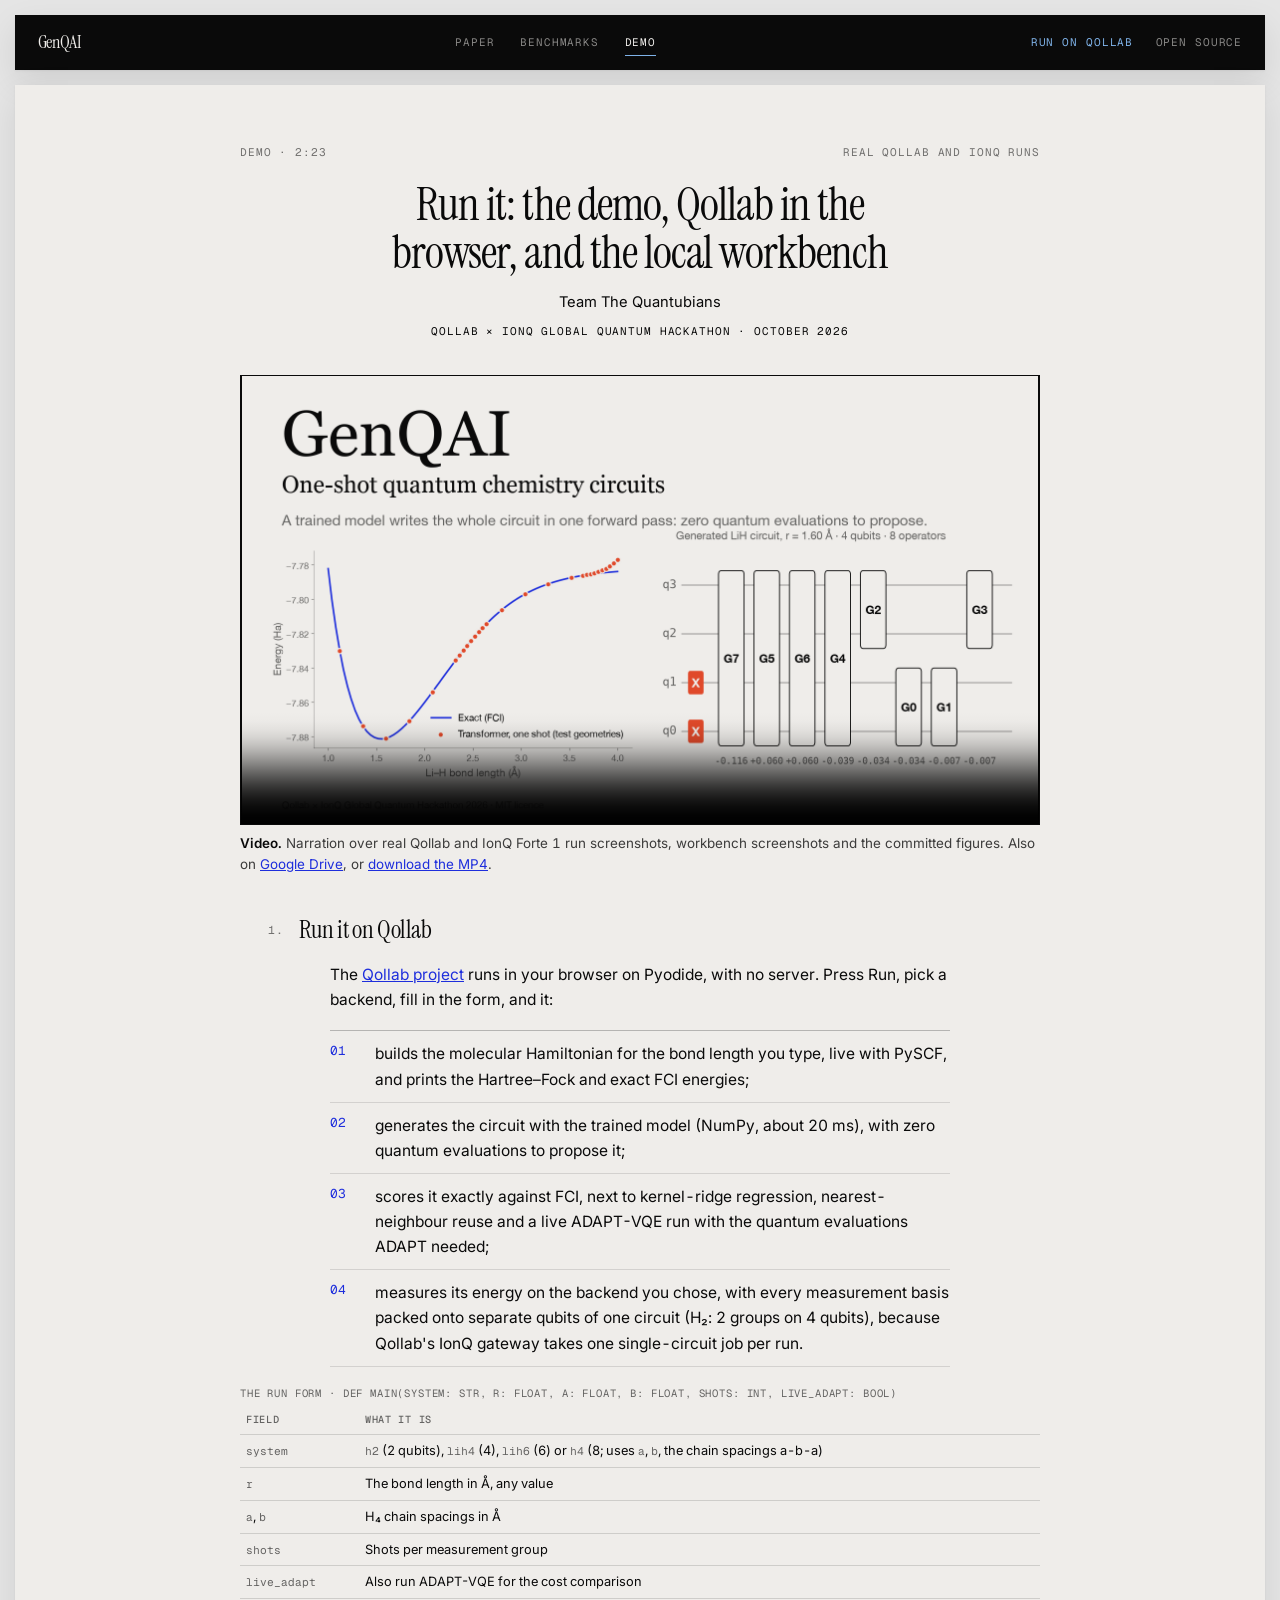
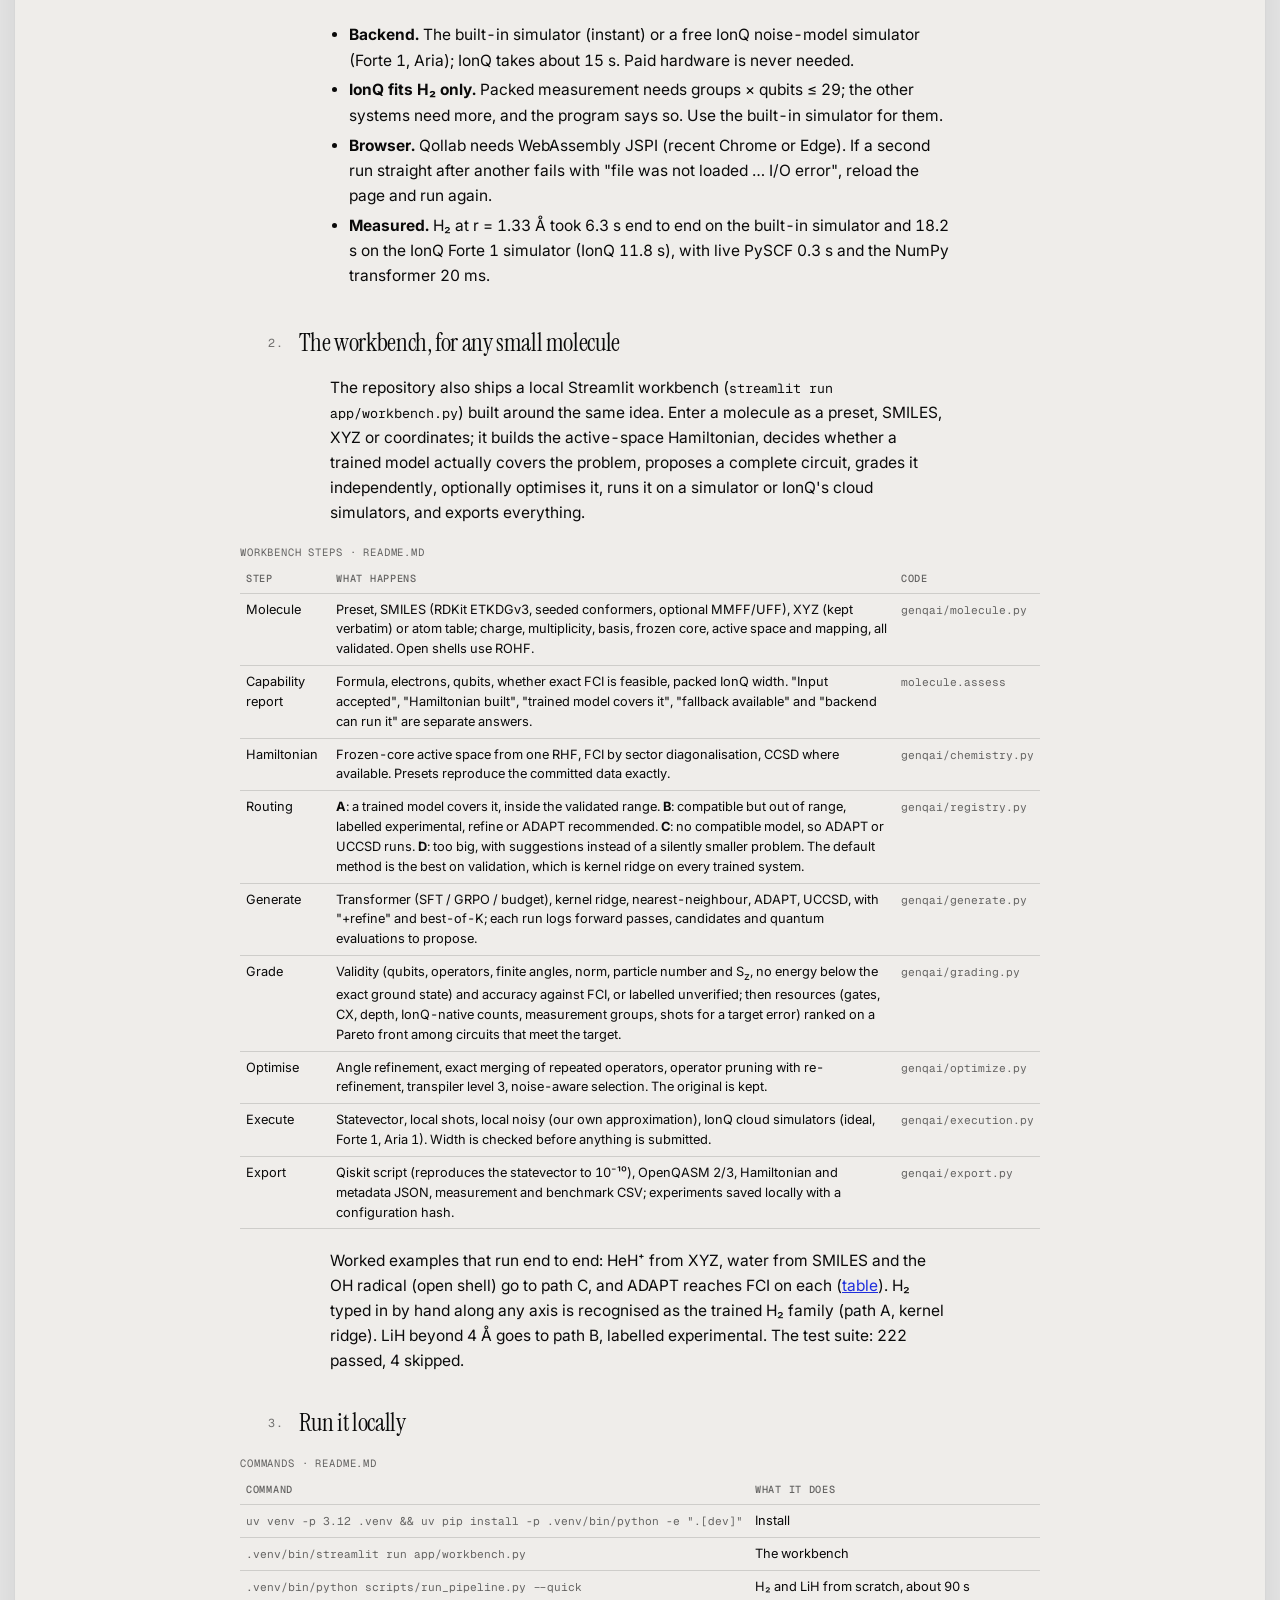
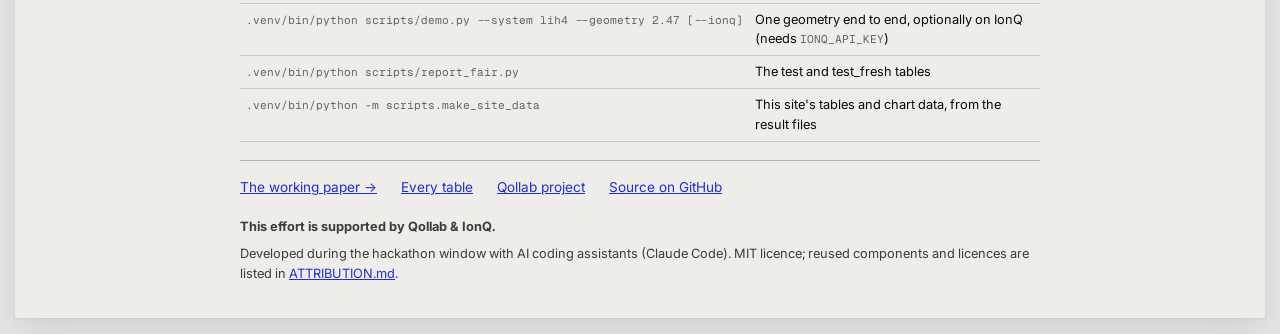
<file: site/demo.html>
<!DOCTYPE html>
<html lang="en">
<head>
  <meta charset="UTF-8">
  <meta name="viewport" content="width=device-width, initial-scale=1.0">
  <title>Demo — GenQAI</title>
  <meta name="description" content="The GenQAI demo video, how to run the project on Qollab in the browser, and the local Streamlit workbench for any small molecule.">
  <meta property="og:type" content="video.other">
  <meta property="og:title" content="GenQAI demo: one-shot circuits, run on Qollab and IonQ">
  <meta property="og:description" content="A 2:23 demo over real Qollab and IonQ runs, and how to run it yourself.">
  <meta property="og:url" content="https://udsy19.github.io/genqai/demo.html">
  <meta property="og:image" content="https://udsy19.github.io/genqai/og.png">
  <meta name="twitter:card" content="summary_large_image">
  <meta name="twitter:image" content="https://udsy19.github.io/genqai/og.png">
  <link rel="icon" href="data:image/svg+xml,%3Csvg xmlns='http://www.w3.org/2000/svg' viewBox='0 0 32 32'%3E%3Crect width='32' height='32' fill='%230a0a0a'/%3E%3Cpath d='M4 11h24M4 21h24' stroke='%23efedea' stroke-opacity='.5' stroke-width='2'/%3E%3Crect x='11' y='6' width='10' height='20' fill='%231e2edc'/%3E%3C/svg%3E">
  <link rel="preconnect" href="https://fonts.googleapis.com">
  <link rel="preconnect" href="https://fonts.gstatic.com" crossorigin>
  <link href="https://fonts.googleapis.com/css2?family=Instrument+Serif:ital@0;1&family=Geist+Mono:wght@400;500&family=Inter:wght@400;500;600&display=swap" rel="stylesheet">
  <link rel="stylesheet" href="styles.css">
</head>
<body>
<a class="skip" href="#main">Skip to the demo</a>
<div class="app">
  <header class="band">
    <a class="wordmark" href="./">GenQAI</a>
    <nav class="band-nav" aria-label="Pages">
      <a href="./" class="band-link">Paper</a>
      <a href="benchmarks.html" class="band-link">Benchmarks</a>
      <a href="demo.html" class="band-link on" aria-current="page">Demo</a>
    </nav>
    <div class="band-right">
      <a class="repo-link meta run" href="https://qollab.xyz/u/udsy/genqai-one-shot-quantum-chemis" target="_blank" rel="noopener noreferrer">Run on Qollab</a>
      <a class="repo-link meta" href="https://github.com/udsy19/genqai" target="_blank" rel="noopener noreferrer">Open source</a>
    </div>
  </header>

  <main class="desk" id="main">
    <div class="sheet"><article class="paper">
      <div class="topline"><span class="meta">DEMO · 2:23</span><span class="meta">REAL QOLLAB AND IONQ RUNS</span></div>

      <div class="titleblock">
        <h1>Run it: the demo, Qollab in the browser, and the local workbench</h1>
        <div class="byline">Team The Quantubians</div>
        <span class="meta">Qollab × IonQ Global Quantum Hackathon · October 2026</span>
      </div>

      <figure class="wide">
        <div class="video">
          <video controls preload="metadata" playsinline poster="cover.png" width="1600" height="900" aria-label="GenQAI demo video, 2 minutes 23 seconds">
            <source src="demo.mp4" type="video/mp4">
            Your browser can't play this video. <a href="demo.mp4">Download demo.mp4</a>.
          </video>
        </div>
        <figcaption><b>Video.</b> Narration over real Qollab and IonQ Forte 1 run screenshots, workbench screenshots and the committed figures. Also on <a href="https://drive.google.com/file/d/1oOhMOhFqhNBd3pZ_hhlYvR5wS0-tAtYF/view" target="_blank" rel="noopener noreferrer">Google Drive</a>, or <a href="demo.mp4" download>download the MP4</a>.</figcaption>
      </figure>

      <h2><span class="num">1.</span> Run it on Qollab</h2>
      <p>The <a href="https://qollab.xyz/u/udsy/genqai-one-shot-quantum-chemis" target="_blank" rel="noopener noreferrer">Qollab project</a> runs in your browser on Pyodide, with no server. Press Run, pick a backend, fill in the form, and it:</p>
      <ol class="steps">
        <li><span class="k">01</span><div>builds the molecular Hamiltonian for the bond length you type, live with PySCF, and prints the Hartree–Fock and exact FCI energies;</div></li>
        <li><span class="k">02</span><div>generates the circuit with the trained model (NumPy, about 20 ms), with zero quantum evaluations to propose it;</div></li>
        <li><span class="k">03</span><div>scores it exactly against FCI, next to kernel-ridge regression, nearest-neighbour reuse and a live ADAPT-VQE run with the quantum evaluations ADAPT needed;</div></li>
        <li><span class="k">04</span><div>measures its energy on the backend you chose, with every measurement basis packed onto separate qubits of one circuit (H₂: 2 groups on 4 qubits), because Qollab's IonQ gateway takes one single-circuit job per run.</div></li>
      </ol>
      <div class="scroll wide" role="region" tabindex="0" aria-label="Run form fields">
        <div class="tcap">The run form · def main(system: str, r: float, a: float, b: float, shots: int, live_adapt: bool)</div>
        <table class="bench">
          <thead><tr><th scope="col">Field</th><th scope="col">What it is</th></tr></thead>
          <tbody>
            <tr><td><code>system</code></td><td><code>h2</code> (2 qubits), <code>lih4</code> (4), <code>lih6</code> (6) or <code>h4</code> (8; uses <code>a</code>, <code>b</code>, the chain spacings a-b-a)</td></tr>
            <tr><td><code>r</code></td><td>The bond length in Å, any value</td></tr>
            <tr><td><code>a</code>, <code>b</code></td><td>H₄ chain spacings in Å</td></tr>
            <tr><td><code>shots</code></td><td>Shots per measurement group</td></tr>
            <tr><td><code>live_adapt</code></td><td>Also run ADAPT-VQE for the cost comparison</td></tr>
          </tbody>
        </table>
      </div>
      <ul>
        <li><b>Backend.</b> The built-in simulator (instant) or a free IonQ noise-model simulator (Forte 1, Aria); IonQ takes about 15 s. Paid hardware is never needed.</li>
        <li><b>IonQ fits H₂ only.</b> Packed measurement needs groups × qubits ≤ 29; the other systems need more, and the program says so. Use the built-in simulator for them.</li>
        <li><b>Browser.</b> Qollab needs WebAssembly JSPI (recent Chrome or Edge). If a second run straight after another fails with "file was not loaded … I/O error", reload the page and run again.</li>
        <li><b>Measured.</b> H₂ at r = 1.33 Å took 6.3 s end to end on the built-in simulator and 18.2 s on the IonQ Forte 1 simulator (IonQ 11.8 s), with live PySCF 0.3 s and the NumPy transformer 20 ms.</li>
      </ul>

      <h2><span class="num">2.</span> The workbench, for any small molecule</h2>
      <p>The repository also ships a local Streamlit workbench (<code>streamlit run app/workbench.py</code>) built around the same idea. Enter a molecule as a preset, SMILES, XYZ or coordinates; it builds the active-space Hamiltonian, decides whether a trained model actually covers the problem, proposes a complete circuit, grades it independently, optionally optimises it, runs it on a simulator or IonQ's cloud simulators, and exports everything.</p>
      <div class="scroll wide" role="region" tabindex="0" aria-label="Workbench steps">
        <div class="tcap">Workbench steps · README.md</div>
        <table class="bench">
          <thead><tr><th scope="col">Step</th><th scope="col">What happens</th><th scope="col">Code</th></tr></thead>
          <tbody>
            <tr><td>Molecule</td><td>Preset, SMILES (RDKit ETKDGv3, seeded conformers, optional MMFF/UFF), XYZ (kept verbatim) or atom table; charge, multiplicity, basis, frozen core, active space and mapping, all validated. Open shells use ROHF.</td><td><code>genqai/molecule.py</code></td></tr>
            <tr><td>Capability report</td><td>Formula, electrons, qubits, whether exact FCI is feasible, packed IonQ width. "Input accepted", "Hamiltonian built", "trained model covers it", "fallback available" and "backend can run it" are separate answers.</td><td><code>molecule.assess</code></td></tr>
            <tr><td>Hamiltonian</td><td>Frozen-core active space from one RHF, FCI by sector diagonalisation, CCSD where available. Presets reproduce the committed data exactly.</td><td><code>genqai/chemistry.py</code></td></tr>
            <tr><td>Routing</td><td><b>A</b>: a trained model covers it, inside the validated range. <b>B</b>: compatible but out of range, labelled experimental, refine or ADAPT recommended. <b>C</b>: no compatible model, so ADAPT or UCCSD runs. <b>D</b>: too big, with suggestions instead of a silently smaller problem. The default method is the best on validation, which is kernel ridge on every trained system.</td><td><code>genqai/registry.py</code></td></tr>
            <tr><td>Generate</td><td>Transformer (SFT / GRPO / budget), kernel ridge, nearest-neighbour, ADAPT, UCCSD, with "+refine" and best-of-K; each run logs forward passes, candidates and quantum evaluations to propose.</td><td><code>genqai/generate.py</code></td></tr>
            <tr><td>Grade</td><td>Validity (qubits, operators, finite angles, norm, particle number and S<sub>z</sub>, no energy below the exact ground state) and accuracy against FCI, or labelled unverified; then resources (gates, CX, depth, IonQ-native counts, measurement groups, shots for a target error) ranked on a Pareto front among circuits that meet the target.</td><td><code>genqai/grading.py</code></td></tr>
            <tr><td>Optimise</td><td>Angle refinement, exact merging of repeated operators, operator pruning with re-refinement, transpiler level 3, noise-aware selection. The original is kept.</td><td><code>genqai/optimize.py</code></td></tr>
            <tr><td>Execute</td><td>Statevector, local shots, local noisy (our own approximation), IonQ cloud simulators (ideal, Forte 1, Aria 1). Width is checked before anything is submitted.</td><td><code>genqai/execution.py</code></td></tr>
            <tr><td>Export</td><td>Qiskit script (reproduces the statevector to 10⁻¹⁰), OpenQASM 2/3, Hamiltonian and metadata JSON, measurement and benchmark CSV; experiments saved locally with a configuration hash.</td><td><code>genqai/export.py</code></td></tr>
          </tbody>
        </table>
      </div>
      <p>Worked examples that run end to end: HeH⁺ from XYZ, water from SMILES and the OH radical (open shell) go to path C, and ADAPT reaches FCI on each (<a href="benchmarks.html#custom">table</a>). H₂ typed in by hand along any axis is recognised as the trained H₂ family (path A, kernel ridge). LiH beyond 4 Å goes to path B, labelled experimental. The test suite: 222 passed, 4 skipped.</p>

      <h2><span class="num">3.</span> Run it locally</h2>
      <div class="scroll wide" role="region" tabindex="0" aria-label="Commands">
        <div class="tcap">Commands · README.md</div>
        <table class="bench">
          <thead><tr><th scope="col">Command</th><th scope="col">What it does</th></tr></thead>
          <tbody>
            <tr><td><code>uv venv -p 3.12 .venv &amp;&amp; uv pip install -p .venv/bin/python -e ".[dev]"</code></td><td>Install</td></tr>
            <tr><td><code>.venv/bin/streamlit run app/workbench.py</code></td><td>The workbench</td></tr>
            <tr><td><code>.venv/bin/python scripts/run_pipeline.py --quick</code></td><td>H₂ and LiH from scratch, about 90 s</td></tr>
            <tr><td><code>.venv/bin/python scripts/demo.py --system lih4 --geometry 2.47 [--ionq]</code></td><td>One geometry end to end, optionally on IonQ (needs <code>IONQ_API_KEY</code>)</td></tr>
            <tr><td><code>.venv/bin/python scripts/report_fair.py</code></td><td>The test and test_fresh tables</td></tr>
            <tr><td><code>.venv/bin/python -m scripts.make_site_data</code></td><td>This site's tables and chart data, from the result files</td></tr>
          </tbody>
        </table>
      </div>

      <div class="foot wide">
        <a href="./">The working paper →</a>
        <a href="benchmarks.html">Every table</a>
        <a href="https://qollab.xyz/u/udsy/genqai-one-shot-quantum-chemis" target="_blank" rel="noopener noreferrer">Qollab project</a>
        <a href="https://github.com/udsy19/genqai" target="_blank" rel="noopener noreferrer">Source on GitHub</a>
      </div>
      <div class="attrib wide">
        <p><b>This effort is supported by Qollab &amp; IonQ.</b></p>
        <p>Developed during the hackathon window with AI coding assistants (Claude Code). MIT licence; reused components and licences are listed in <a href="https://github.com/udsy19/genqai/blob/main/ATTRIBUTION.md" target="_blank" rel="noopener noreferrer">ATTRIBUTION.md</a>.</p>
      </div>
    </article></div>
  </main>
</div>
</body>
</html>
</file>
<file: site/styles.css>
/* GenQAI site: the plate system (ink band on top, one paper plate on the surround, one narrow column).
   Palette: five values plus the surround. Never introduce a sixth hue. */

:root {
  --paper:    #efedea;
  --ink:      #0a0a0a;
  --cobalt:   #1e2edc;
  --sky:      #7fb2e8;
  --signal:   #e0492a;
  --surround: #e5e5e5;

  --serif: "Instrument Serif", Georgia, serif;
  --mono:  "Geist Mono", ui-monospace, "SF Mono", Menlo, monospace;
  --sans:  "Inter", -apple-system, BlinkMacSystemFont, sans-serif;

  --gutter: clamp(0.75rem, 1.2vw, 1.25rem);
}

* { box-sizing: border-box; margin: 0; padding: 0; }
html { font-variant-numeric: tabular-nums; }
body {
  background: var(--surround);
  color: var(--ink);
  font-family: var(--sans);
  font-size: 16px;
  line-height: 1.55;
  min-height: 100svh;
}
img, video { max-width: 100%; display: block; }
code { font-family: var(--mono); font-size: 0.86em; }
:focus-visible { outline: 2px solid var(--cobalt); outline-offset: 2px; }

.skip { position: absolute; left: -999px; top: 0; background: var(--ink); color: var(--paper); padding: 8px 12px; z-index: 10; }
.skip:focus { left: var(--gutter); top: var(--gutter); }

/* ══ Shared type roles ══ */
.meta {
  font-family: var(--mono);
  font-size: 0.6875rem;
  letter-spacing: 0.08em;
  text-transform: uppercase;
  line-height: 1.6;
}

/* ══ App frame: ink band on top, one plate below ══ */
.app { display: flex; flex-direction: column; min-height: 100svh; }

.band {
  background: var(--ink);
  color: var(--paper);
  margin: var(--gutter);
  margin-bottom: 0;
  padding: 0.9rem 1.4rem;
  display: flex;
  align-items: center;
  justify-content: space-between;
  gap: 1.5rem;
  box-shadow: 0 1px 2px rgb(0 0 0 / 0.06), 0 12px 34px rgb(0 0 0 / 0.09);
}
.wordmark { font-family: var(--serif); font-size: 1.15rem; line-height: 1; letter-spacing: -0.02em; white-space: nowrap; }
a.wordmark { color: inherit; text-decoration: none; }
.band-nav { display: flex; gap: 1.6rem; align-items: center; }
.band-nav .band-link { color: var(--paper); text-decoration: none; font-family: var(--mono); font-size: 0.68rem; letter-spacing: 0.08em; text-transform: uppercase; opacity: 0.55; padding: 4px 0; border-bottom: 1px solid transparent; }
.band-nav .band-link:hover { opacity: 1; }
.band-nav .band-link.on { opacity: 1; border-bottom-color: var(--sky); }
.band-right { display: flex; align-items: center; gap: 1.4rem; }
.repo-link { color: var(--paper); text-decoration: none; opacity: 0.55; }
.repo-link:hover { opacity: 1; }
.repo-link.run { opacity: 1; color: var(--sky); }

/* ══ The plate ══ */
.desk { flex: 1; min-width: 0; display: flex; }
.sheet {
  background: var(--paper);
  color: var(--ink);
  flex: 1;
  min-width: 0;
  margin: var(--gutter);
  padding: clamp(1.5rem, 2.6vw, 2.75rem) clamp(1rem, 3vw, 3rem);
  box-shadow: 0 1px 2px rgb(0 0 0 / 0.06), 0 12px 34px rgb(0 0 0 / 0.09);
}

.topline { display: flex; justify-content: space-between; gap: 0.3rem 1rem; align-items: baseline; flex-wrap: wrap; }
.topline .meta { opacity: 0.55; }

/* ══ The paper: one narrow column inside the plate, the sides left empty ══ */
.paper { max-width: 800px; margin: 0 auto; display: flex; flex-direction: column; gap: 1.15rem; padding-top: clamp(0.6rem, 2vw, 1.6rem); }
.paper > .topline { max-width: 100%; }
.paper > * { max-width: 62ch; margin-left: auto; margin-right: auto; width: 100%; }
.paper .wide { max-width: 100%; }
.titleblock { text-align: center; padding-bottom: 0.4rem; }
.titleblock h1 { font-family: var(--serif); font-weight: 400; font-size: clamp(1.9rem, 4.2vw, 2.9rem); line-height: 1.04; letter-spacing: -0.02em; text-wrap: balance; }
.titleblock .byline { margin-top: 0.9rem; font-size: 0.92rem; }
.titleblock .meta { display: block; margin-top: 0.55rem; }
.paper h2 { font-family: var(--serif); font-weight: 400; font-size: 1.55rem; line-height: 1.1; letter-spacing: -0.015em; margin-top: 1.1rem; }
.paper h2 .num { font-family: var(--mono); font-size: 0.72rem; letter-spacing: 0.08em; opacity: 0.55; margin-right: 0.7rem; vertical-align: 0.35em; }
.paper h3 { font-family: var(--sans); font-weight: 600; font-size: 0.95rem; margin-top: 0.4rem; }
.paper p, .paper li { font-size: 0.97rem; line-height: 1.62; }
.paper p { text-wrap: pretty; }
.paper ul, .paper ol { padding-left: 1.2rem; }
.paper li { margin: 0.3rem 0; }
.paper p.meta { font-size: 0.6875rem; line-height: 1.6; opacity: 0.7; }
.paper a, .foot a { color: var(--cobalt); }

.abstract { border-top: 1px solid color-mix(in srgb, var(--ink) 30%, transparent); border-bottom: 1px solid color-mix(in srgb, var(--ink) 30%, transparent); padding: 1rem 0; }
.abstract p { font-size: 0.92rem; }
.abstract p + p { margin-top: 0.6rem; }
.abstract .lead { font-family: var(--mono); font-size: 0.68rem; letter-spacing: 0.1em; text-transform: uppercase; opacity: 0.6; margin-bottom: 0.4rem; }
.kw { font-family: var(--mono); font-size: 0.72rem; opacity: 0.7; margin-top: 0.6rem; }

figure { margin: 0.6rem 0 0.4rem; }
figure svg { width: 100%; height: auto; display: block; }
/* charts keep a legible minimum and scroll in their own box on a phone, like the tables */
figure .scroll > .chart svg, figure .scroll > svg.pipeline { min-width: 600px; }
figcaption { font-size: 0.84rem; line-height: 1.5; margin-top: 0.55rem; color: color-mix(in srgb, var(--ink) 78%, transparent); }
figcaption b { color: var(--ink); font-weight: 600; }
.legend { display: flex; flex-wrap: wrap; gap: 0.4rem 1.1rem; font-family: var(--mono); font-size: 0.68rem; letter-spacing: 0.04em; margin-top: 0.4rem; }
.legend span::before { content: ""; display: inline-block; width: 10px; height: 10px; margin-right: 6px; vertical-align: -1px; background: var(--c); }

table.bench { width: 100%; border-collapse: collapse; font-size: 0.8rem; }
table.bench th, table.bench td { text-align: left; padding: 6px 6px; border-bottom: 1px solid color-mix(in srgb, var(--ink) 14%, transparent); vertical-align: top; }
table.bench th { font-family: var(--mono); font-size: 0.64rem; letter-spacing: 0.07em; text-transform: uppercase; opacity: 0.6; font-weight: 500; }
table.bench td.n { font-family: var(--mono); font-size: 0.78rem; white-space: nowrap; }
table.bench td code { font-size: 0.7rem; opacity: 0.6; white-space: nowrap; }
table.bench tr.ours td { color: var(--cobalt); }
table.bench tr.ref td { border-top: 1px solid color-mix(in srgb, var(--ink) 40%, transparent); }
.scroll { overflow-x: auto; }
table.bench.many { min-width: 36rem; } /* wide tables scroll in their box on a phone instead of crushing the first column */
.tcap { font-family: var(--mono); font-size: 0.66rem; letter-spacing: 0.08em; text-transform: uppercase; opacity: 0.6; margin-bottom: 0.3rem; }

.finding { display: grid; grid-template-columns: 2.2rem 1fr; gap: 10px; padding: 10px 0; border-bottom: 1px solid color-mix(in srgb, var(--ink) 12%, transparent); }
.finding .k { font-family: var(--serif); font-size: 1.4rem; line-height: 1; color: var(--cobalt); }
.finding strong { display: block; font-weight: 600; font-size: 0.95rem; margin-bottom: 2px; }
.finding p { margin: 0; font-size: 0.9rem; }

.foot { display: flex; gap: 0.6rem 1.5rem; flex-wrap: wrap; border-top: 1px solid color-mix(in srgb, var(--ink) 25%, transparent); padding-top: 1rem; font-size: 0.85rem; }
.attrib { font-size: 0.8rem; line-height: 1.55; color: color-mix(in srgb, var(--ink) 78%, transparent); }
.attrib p { font-size: 0.8rem; }
.attrib p + p { margin-top: 0.4rem; }

/* inline SVG diagrams share one vocabulary */
.pipeline .box { fill: var(--paper); stroke: var(--ink); stroke-width: 1.1; }
.pipeline .gate { fill: rgb(30 46 220 / 0.08); stroke: var(--cobalt); }
.pipeline text { font-family: var(--sans); font-size: 11.5px; fill: var(--ink); }
.pipeline .lbl { font-family: var(--mono); font-size: 9.5px; letter-spacing: 0.06em; fill: color-mix(in srgb, var(--ink) 60%, transparent); }
.pipeline .arrow { stroke: var(--ink); stroke-width: 1.1; fill: none; marker-end: url(#ah); }
.pipeline .loop { stroke: var(--signal); }

.video { border: 1px solid color-mix(in srgb, var(--ink) 30%, transparent); background: var(--ink); aspect-ratio: 16 / 9; }
.video video { width: 100%; height: 100%; }

.steps { list-style: none; padding: 0 !important; border-top: 1px solid color-mix(in srgb, var(--ink) 25%, transparent); }
.steps li { display: grid; grid-template-columns: 2.2rem 1fr; gap: 10px; padding: 10px 0; margin: 0 !important; border-bottom: 1px solid color-mix(in srgb, var(--ink) 12%, transparent); }
.steps .k { font-family: var(--mono); font-size: 0.8rem; color: var(--cobalt); }

/* ══ Responsive ══ */
@media (max-width: 700px) {
  .band { flex-wrap: wrap; gap: 0.6rem 1.2rem; padding: 0.8rem 1rem; }
  .band-nav { gap: 1.1rem; }
  .band-right { width: 100%; justify-content: space-between; }
  .titleblock { text-align: left; }
  .paper h2 { font-size: 1.4rem; }
}

@media print {
  .band, .skip { display: none; }
  body { background: #fff; }
  .desk { padding: 0; }
  .sheet { margin: 0; padding: 0 1cm; background: #fff; box-shadow: none; }
  a { color: inherit; text-decoration: none; }
  .scroll { overflow: visible; }
  figure, table.bench, .finding { break-inside: avoid; }
}
</file>
